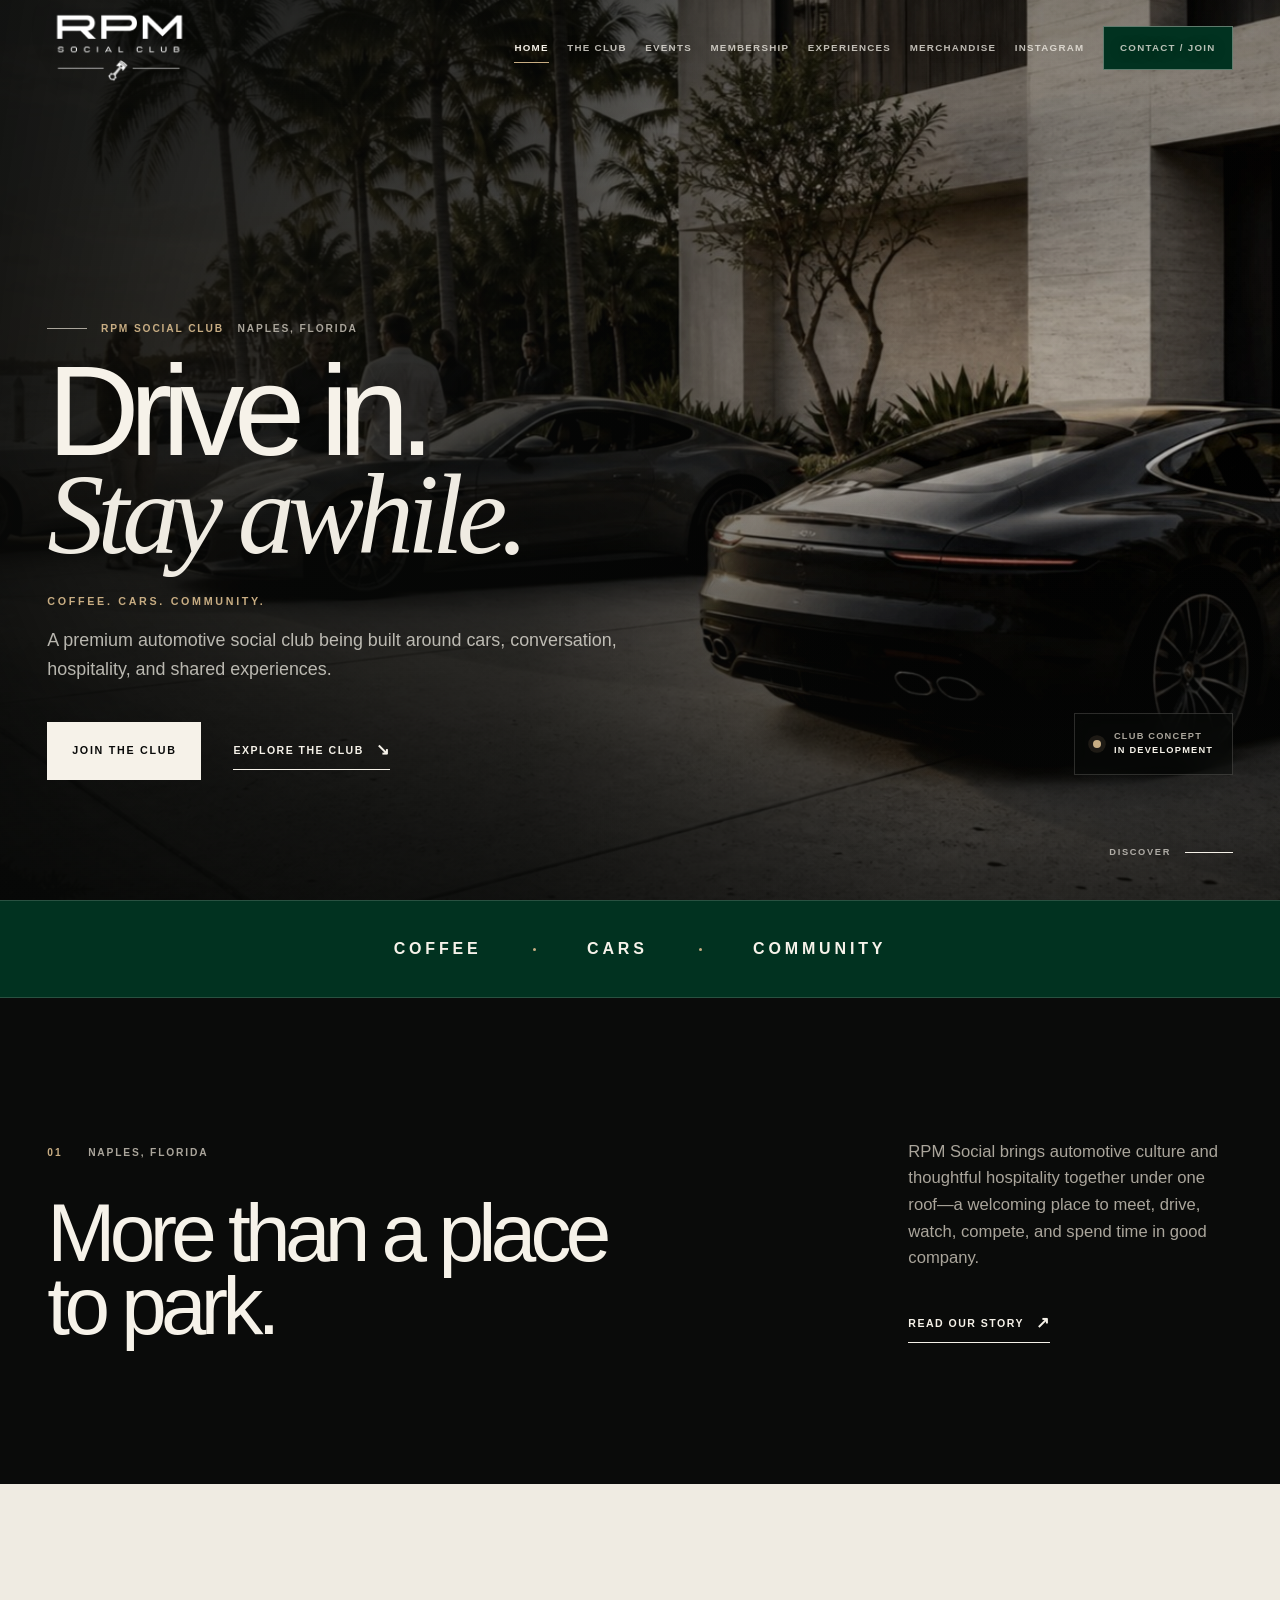
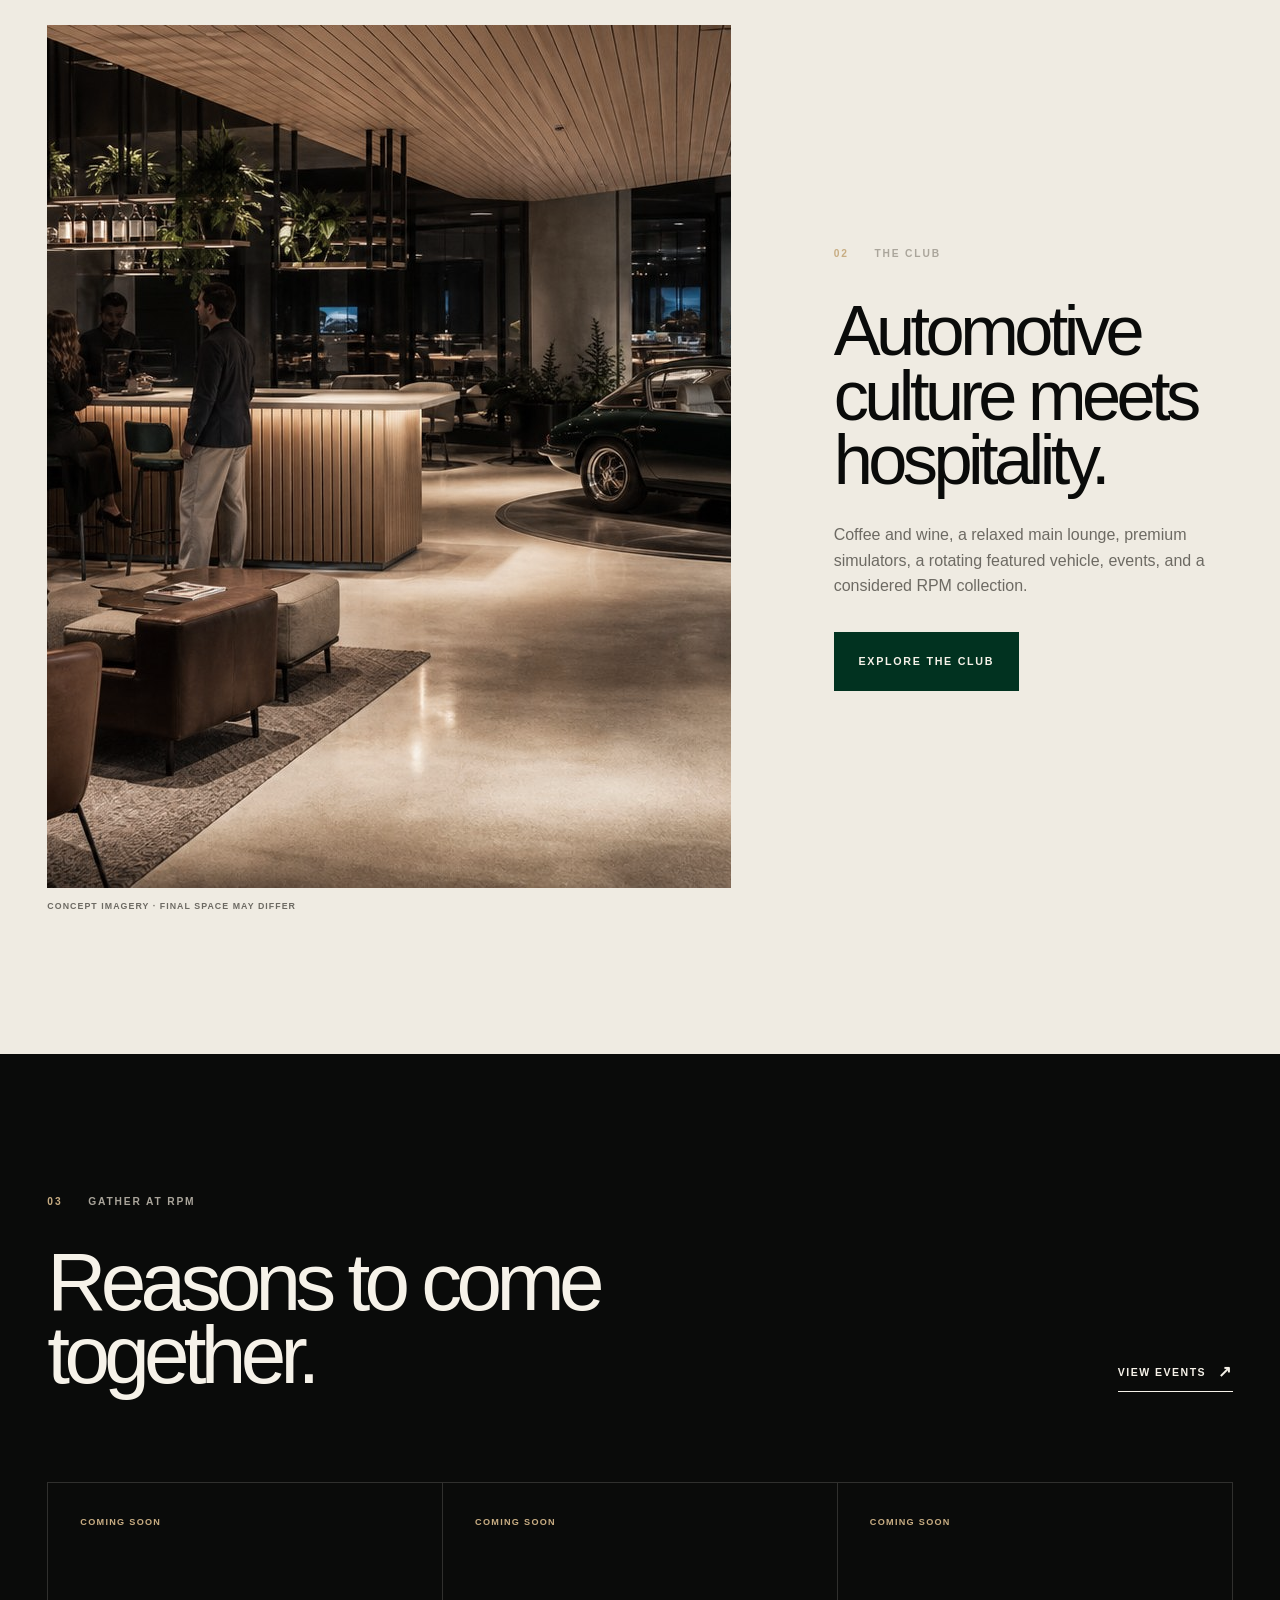
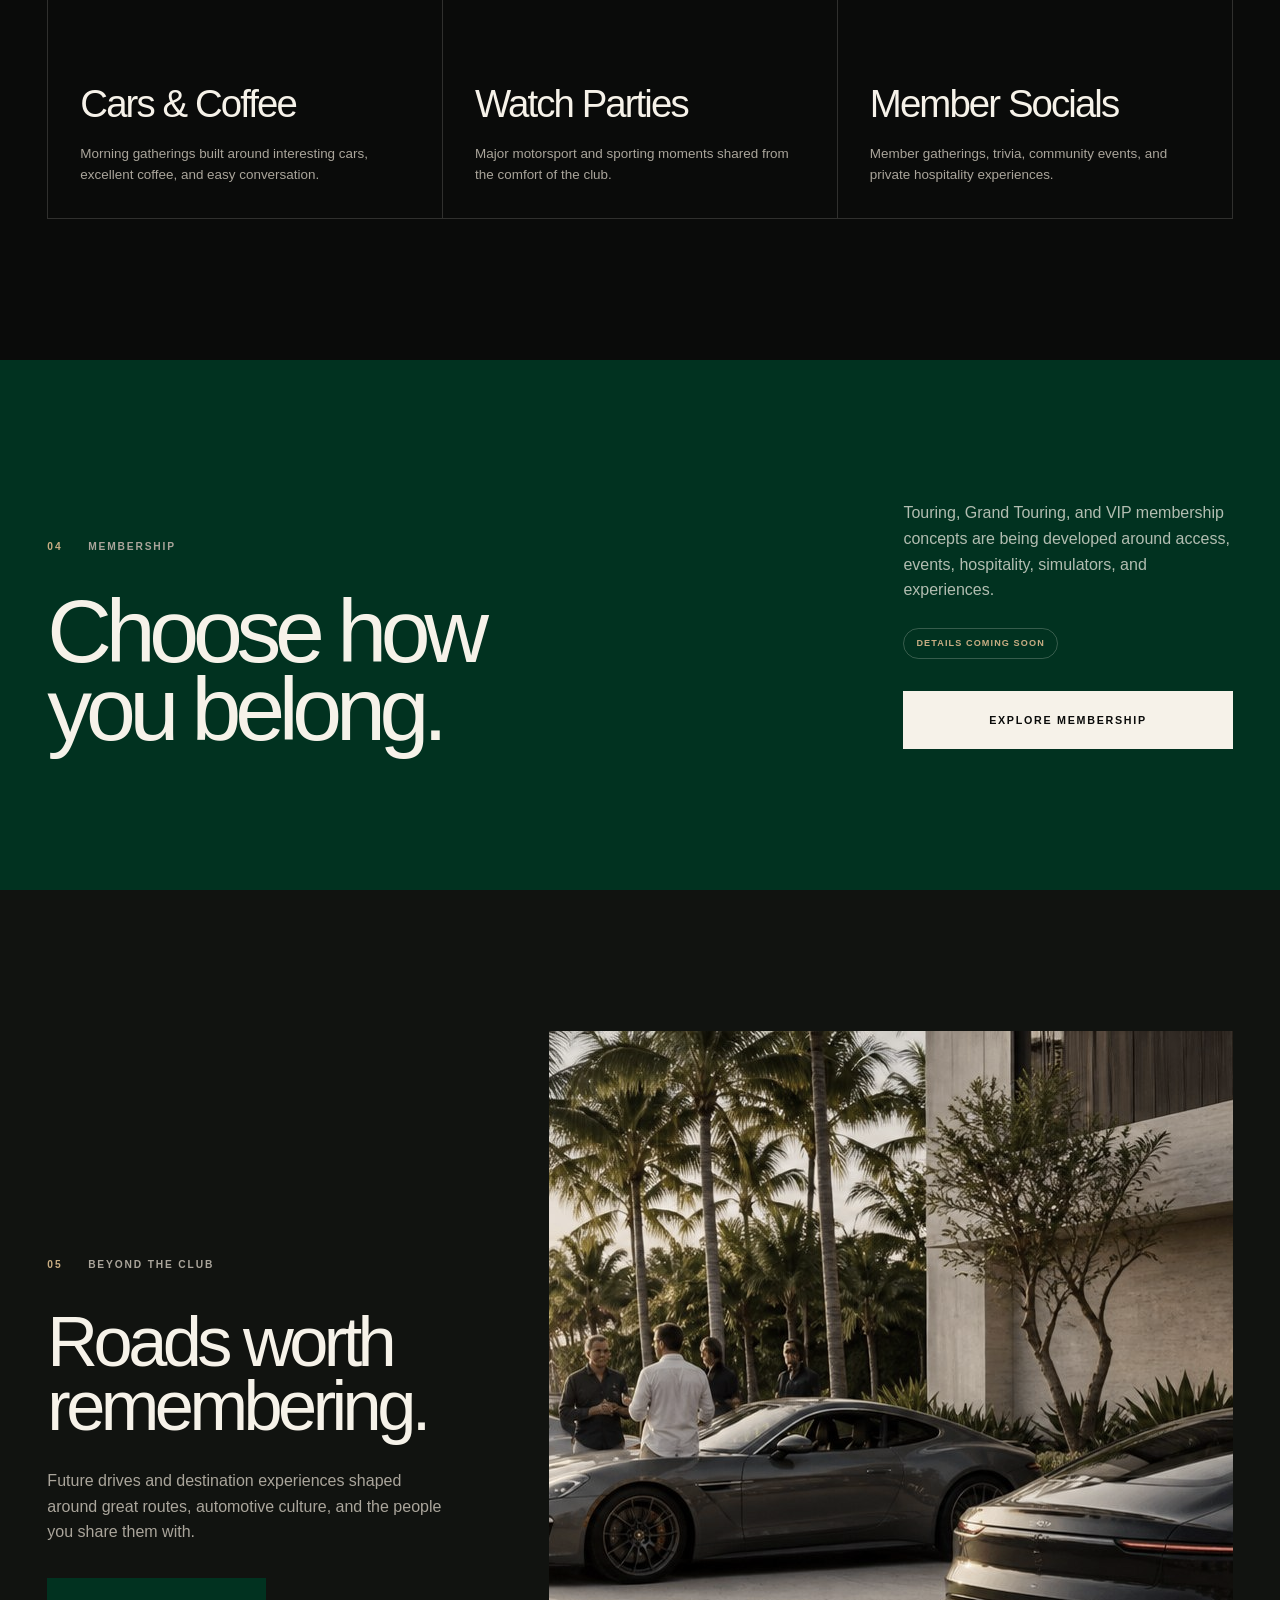
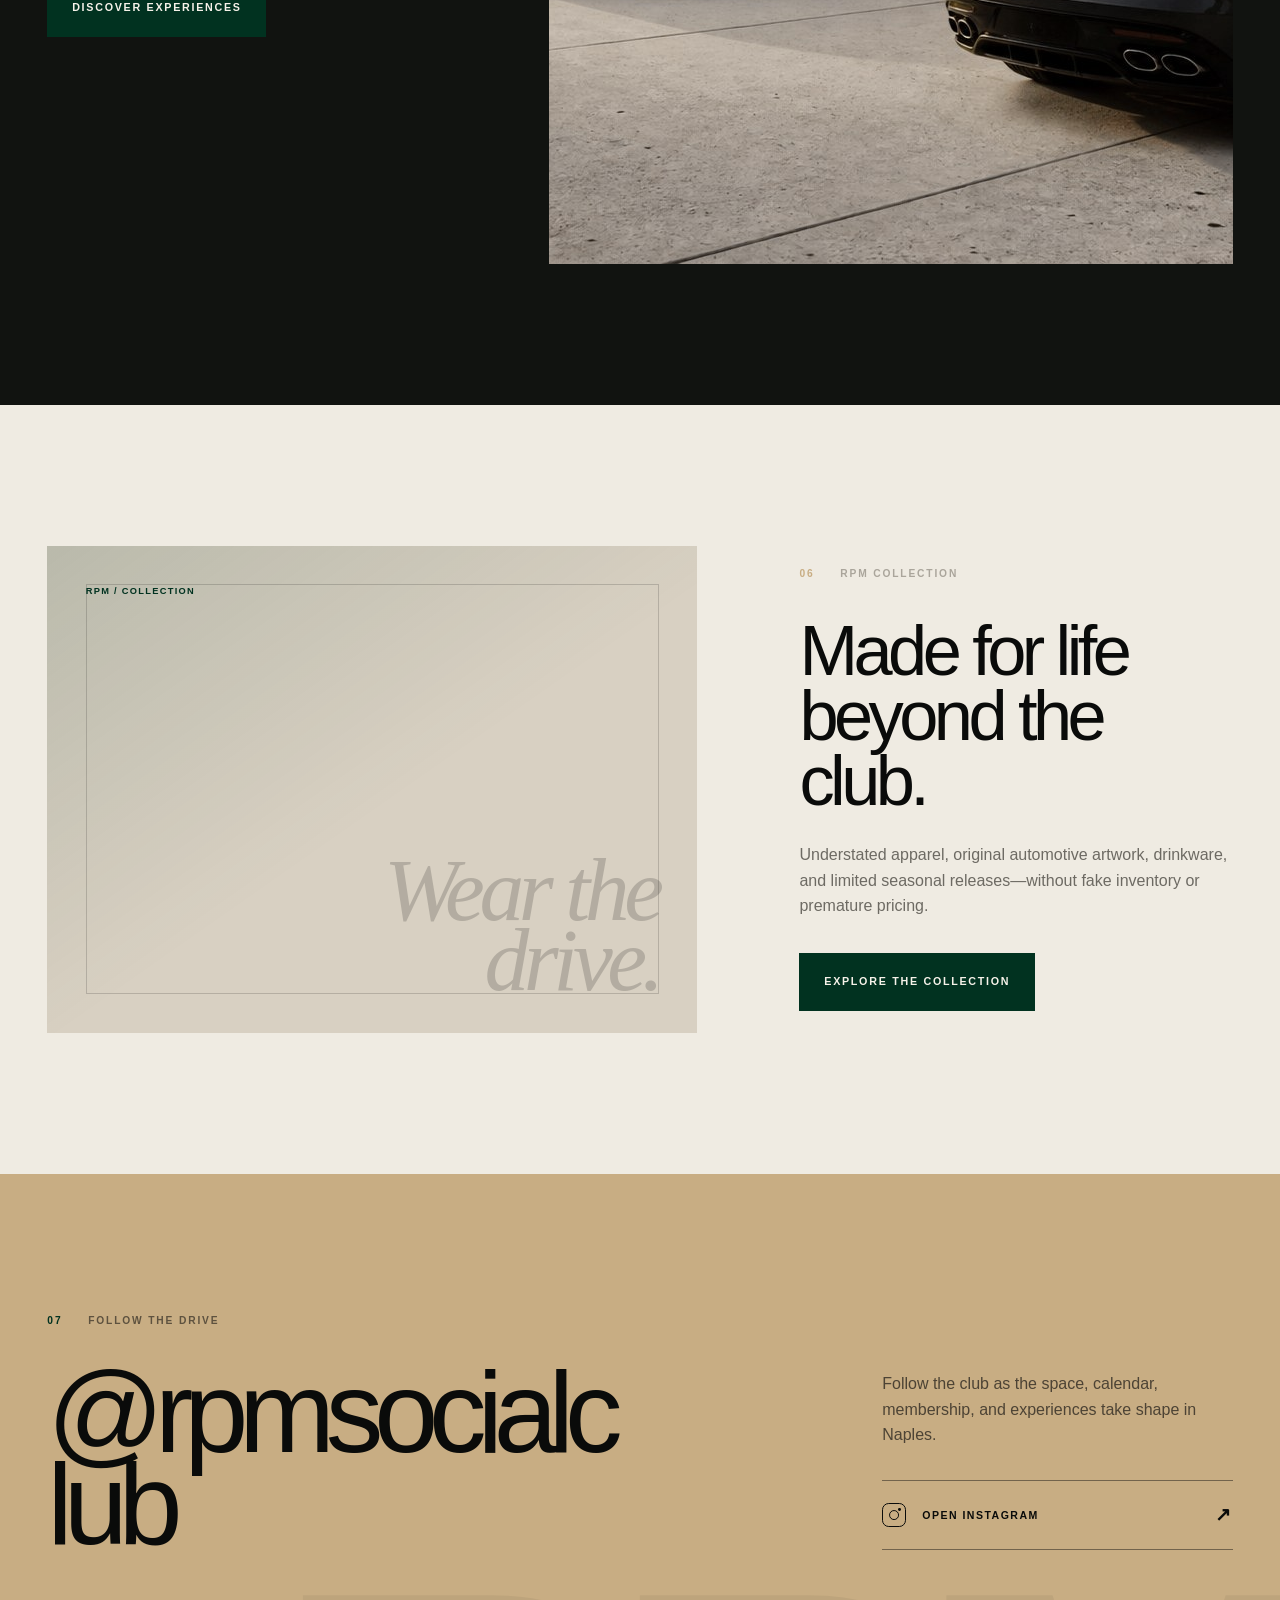
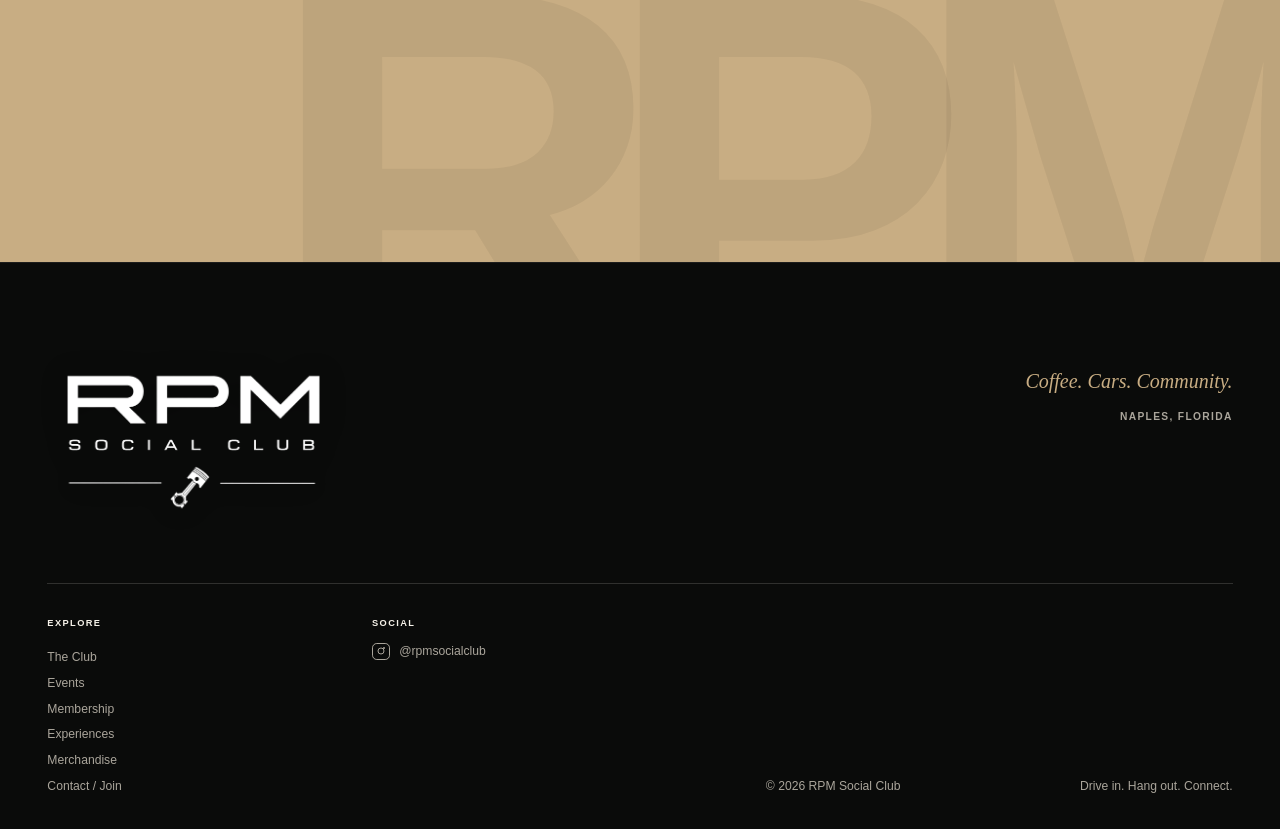
<file: index.html>
<!doctype html>
<html lang="en">
<head>
  <meta charset="utf-8">
  <meta name="viewport" content="width=device-width, initial-scale=1">
  <meta name="theme-color" content="#013220">

  <title>RPM Social Club | Naples Automotive Social Club</title>
  <meta name="description" content="RPM Social Club is a premium automotive social club in Naples, Florida, built around coffee, cars, community, events, simulators, and curated experiences.">
  <meta name="author" content="RPM Social Club">
  <meta name="robots" content="index, follow">
  <link rel="canonical" href="https://rpmsocialclub.com/">

  <meta property="og:type" content="website">
  <meta property="og:locale" content="en_US">
  <meta property="og:site_name" content="RPM Social Club">
  <meta property="og:title" content="RPM Social Club | Coffee. Cars. Community.">
  <meta property="og:description" content="A premium automotive social club and lifestyle destination taking shape in Naples, Florida.">
  <meta property="og:url" content="https://rpmsocialclub.com/">
  <meta property="og:image" content="https://rpmsocialclub.com/assets/images/rpm-lifestyle-placeholder.jpg">
  <meta property="og:image:alt" content="An early-morning automotive gathering in Naples, Florida">

  <link rel="icon" href="/assets/icons/favicon.ico" sizes="any">
  <link rel="icon" type="image/png" sizes="512x512" href="/assets/icons/favicon-512x512.png">
  <link rel="icon" type="image/png" sizes="32x32" href="/assets/icons/favicon-32x32.png">
  <link rel="icon" type="image/png" sizes="16x16" href="/assets/icons/favicon-16x16.png">
  <link rel="apple-touch-icon" sizes="180x180" href="/assets/icons/apple-touch-icon.png">

  <link rel="stylesheet" href="/css/styles.css">
  <script src="/js/main.js" defer></script>

  <script type="application/ld+json">
    {
      "@context": "https://schema.org",
      "@type": "Organization",
      "name": "RPM Social Club",
      "url": "https://rpmsocialclub.com/",
      "sameAs": ["https://www.instagram.com/rpmsocialclub/"],
      "description": "A premium automotive social club and lifestyle destination in development in Naples, Florida.",
      "areaServed": "Naples, Florida"
    }
  </script>
</head>

<body>
  <a class="skip-link" href="#main-content">Skip to content</a>

  <header class="site-header" data-header>
    <div class="shell nav">
      <a class="brand" href="/" aria-label="RPM Social Club home">
        <img class="brand__logo" src="/assets/logos/rpm-social-club-logo-white.png" width="1200" height="630" alt="">
      </a>

      <button class="nav__toggle" type="button" aria-expanded="false" aria-controls="site-navigation">
        <span class="sr-only">Open navigation</span>
        <span class="nav__toggle-line" aria-hidden="true"></span>
        <span class="nav__toggle-line" aria-hidden="true"></span>
      </button>

      <nav class="nav__menu" id="site-navigation" aria-label="Primary navigation">
        <a href="/" aria-current="page">Home</a>
        <a href="/club/">The Club</a>
        <a href="/events/">Events</a>
        <a href="/membership/">Membership</a>
        <a href="/experiences/">Experiences</a>
        <a href="/merchandise/">Merchandise</a>
        <a
          href="https://www.instagram.com/rpmsocialclub/"
          target="_blank"
          rel="noopener noreferrer"
          aria-label="RPM Social Club on Instagram (opens in a new tab)"
        >Instagram</a>
        <a class="nav__cta" href="/contact/">Contact / Join</a>
      </nav>
    </div>
  </header>

  <main id="main-content">
    <section class="hero" aria-labelledby="hero-title">
      <div class="hero__media" aria-hidden="true">
        <img
          src="/assets/images/rpm-lifestyle-placeholder.jpg"
          width="1888"
          height="833"
          alt=""
          fetchpriority="high"
          decoding="async"
        >
      </div>
      <div class="hero__wash" aria-hidden="true"></div>

      <div class="shell hero__inner">
        <div class="hero__copy" data-reveal>
          <p class="eyebrow"><span>RPM Social Club</span> Naples, Florida</p>
          <h1 id="hero-title">Drive in.<br><em>Stay awhile.</em></h1>
          <p class="hero__tagline">Coffee. Cars. Community.</p>
          <p class="hero__intro">
            A premium automotive social club being built around cars,
            conversation, hospitality, and shared experiences.
          </p>
          <div class="hero__actions">
            <a class="button button--light" href="/contact/">Join the Club</a>
            <a class="text-link text-link--light" href="/club/">
              Explore the Club <span aria-hidden="true">↘</span>
            </a>
          </div>
        </div>

        <div class="hero__aside" data-reveal>
          <span class="status-dot" aria-hidden="true"></span>
          <div>
            <p>Club concept</p>
            <strong>In development</strong>
          </div>
        </div>
      </div>

      <a class="hero__scroll" href="#introduction" aria-label="Learn about RPM Social Club">
        <span>Discover</span>
        <span class="hero__scroll-line" aria-hidden="true"></span>
      </a>
    </section>

    <div class="brand-line" aria-label="RPM Social Club brand statement">
      <div class="shell brand-line__inner">
        <span>Coffee</span><i aria-hidden="true"></i>
        <span>Cars</span><i aria-hidden="true"></i>
        <span>Community</span>
      </div>
    </div>

    <section class="section home-intro" id="introduction" aria-labelledby="intro-title">
      <div class="shell home-intro__grid">
        <div class="section-heading section-heading--compact" data-reveal>
          <p class="section-kicker"><span>01</span> Naples, Florida</p>
          <h2 id="intro-title">More than a place to park.</h2>
        </div>
        <div class="home-intro__copy" data-reveal>
          <p>
            RPM Social brings automotive culture and thoughtful hospitality
            together under one roof—a welcoming place to meet, drive, watch,
            compete, and spend time in good company.
          </p>
          <a class="text-link text-link--light" href="/club/">Read our story <span aria-hidden="true">↗</span></a>
        </div>
      </div>
    </section>

    <section class="section home-teaser home-teaser--paper" aria-labelledby="club-teaser-title">
      <div class="shell home-teaser__grid">
        <div class="home-teaser__media" data-reveal>
          <img
            src="/assets/images/rpm-club-lounge-placeholder.jpg"
            width="1823"
            height="863"
            loading="lazy"
            decoding="async"
            alt="Concept placeholder of the RPM Social automotive lounge and coffee bar"
          >
          <span>Concept imagery · Final space may differ</span>
        </div>
        <div class="home-teaser__copy" data-reveal>
          <p class="section-kicker"><span>02</span> The club</p>
          <h2 id="club-teaser-title">Automotive culture meets hospitality.</h2>
          <p>
            Coffee and wine, a relaxed main lounge, premium simulators, a
            rotating featured vehicle, events, and a considered RPM collection.
          </p>
          <a class="button button--green" href="/club/">Explore the Club</a>
        </div>
      </div>
    </section>

    <section class="section home-events" aria-labelledby="events-teaser-title">
      <div class="shell">
        <div class="home-section-heading">
          <div class="section-heading section-heading--compact" data-reveal>
            <p class="section-kicker"><span>03</span> Gather at RPM</p>
            <h2 id="events-teaser-title">Reasons to come together.</h2>
          </div>
          <a class="text-link text-link--light" href="/events/" data-reveal>View events <span aria-hidden="true">↗</span></a>
        </div>

        <div class="home-card-grid">
          <article data-reveal>
            <span>Coming Soon</span>
            <h3>Cars &amp; Coffee</h3>
            <p>Morning gatherings built around interesting cars, excellent coffee, and easy conversation.</p>
          </article>
          <article data-reveal>
            <span>Coming Soon</span>
            <h3>Watch Parties</h3>
            <p>Major motorsport and sporting moments shared from the comfort of the club.</p>
          </article>
          <article data-reveal>
            <span>Coming Soon</span>
            <h3>Member Socials</h3>
            <p>Member gatherings, trivia, community events, and private hospitality experiences.</p>
          </article>
        </div>
      </div>
    </section>

    <section class="section home-membership" aria-labelledby="membership-teaser-title">
      <div class="shell home-membership__grid">
        <div data-reveal>
          <p class="section-kicker"><span>04</span> Membership</p>
          <h2 id="membership-teaser-title">Choose how you belong.</h2>
        </div>
        <div class="home-membership__copy" data-reveal>
          <p>
            Touring, Grand Touring, and VIP membership concepts are being
            developed around access, events, hospitality, simulators, and
            experiences.
          </p>
          <span class="quiet-badge quiet-badge--light">Details coming soon</span>
          <a class="button button--light" href="/membership/">Explore membership</a>
        </div>
      </div>
    </section>

    <section class="section home-teaser" aria-labelledby="experiences-teaser-title">
      <div class="shell home-teaser__grid home-teaser__grid--reverse">
        <div class="home-teaser__media" data-reveal>
          <img
            src="/assets/images/rpm-lifestyle-placeholder.jpg"
            width="1888"
            height="833"
            loading="lazy"
            decoding="async"
            alt="Automotive enthusiasts gathering before a shared drive"
          >
        </div>
        <div class="home-teaser__copy" data-reveal>
          <p class="section-kicker"><span>05</span> Beyond the club</p>
          <h2 id="experiences-teaser-title">Roads worth remembering.</h2>
          <p>
            Future drives and destination experiences shaped around great
            routes, automotive culture, and the people you share them with.
          </p>
          <a class="button button--green" href="/experiences/">Discover experiences</a>
        </div>
      </div>
    </section>

    <section class="section home-collection" aria-labelledby="collection-teaser-title">
      <div class="shell home-collection__grid">
        <div class="home-collection__visual" role="img" aria-label="Placeholder for the future RPM Social merchandise collection" data-reveal>
          <span>RPM / COLLECTION</span>
          <strong>Wear the drive.</strong>
        </div>
        <div class="home-teaser__copy" data-reveal>
          <p class="section-kicker"><span>06</span> RPM Collection</p>
          <h2 id="collection-teaser-title">Made for life beyond the club.</h2>
          <p>
            Understated apparel, original automotive artwork, drinkware, and
            limited seasonal releases—without fake inventory or premature pricing.
          </p>
          <a class="button button--green" href="/merchandise/">Explore the collection</a>
        </div>
      </div>
    </section>

    <section class="section social" aria-labelledby="social-title">
      <div class="shell social__inner">
        <div data-reveal>
          <p class="section-kicker"><span>07</span> Follow the drive</p>
          <h2 id="social-title">@rpmsocialclub</h2>
        </div>
        <div class="social__copy" data-reveal>
          <p>
            Follow the club as the space, calendar, membership, and experiences
            take shape in Naples.
          </p>
          <a
            class="social-link"
            href="https://www.instagram.com/rpmsocialclub/"
            target="_blank"
            rel="noopener noreferrer"
          >
            <span class="instagram-icon" aria-hidden="true"><i></i></span>
            Open Instagram
            <span aria-hidden="true">↗</span>
          </a>
        </div>
      </div>
      <p class="social__watermark" aria-hidden="true">RPM</p>
    </section>
  </main>

  <footer class="site-footer">
    <div class="shell">
      <div class="site-footer__top">
        <a class="brand brand--footer" href="/" aria-label="RPM Social Club home">
          <img class="brand__logo" src="/assets/logos/rpm-social-club-logo-white.png" width="1200" height="630" alt="">
        </a>
        <p>Coffee. Cars. Community.<br><span>Naples, Florida</span></p>
      </div>

      <div class="site-footer__grid">
        <nav aria-label="Footer navigation">
          <p class="site-footer__label">Explore</p>
          <a href="/club/">The Club</a>
          <a href="/events/">Events</a>
          <a href="/membership/">Membership</a>
          <a href="/experiences/">Experiences</a>
          <a href="/merchandise/">Merchandise</a>
          <a href="/contact/">Contact / Join</a>
        </nav>

        <div>
          <p class="site-footer__label">Social</p>
          <a
            class="site-footer__instagram"
            href="https://www.instagram.com/rpmsocialclub/"
            target="_blank"
            rel="noopener noreferrer"
          >
            <span class="instagram-icon instagram-icon--small" aria-hidden="true"><i></i></span>
            @rpmsocialclub
          </a>
        </div>

        <div class="site-footer__legal">
          <p>© <span data-year></span> RPM Social Club</p>
          <p>Drive in. Hang out. Connect.</p>
        </div>
      </div>
    </div>
  </footer>
</body>
</html>
</file>
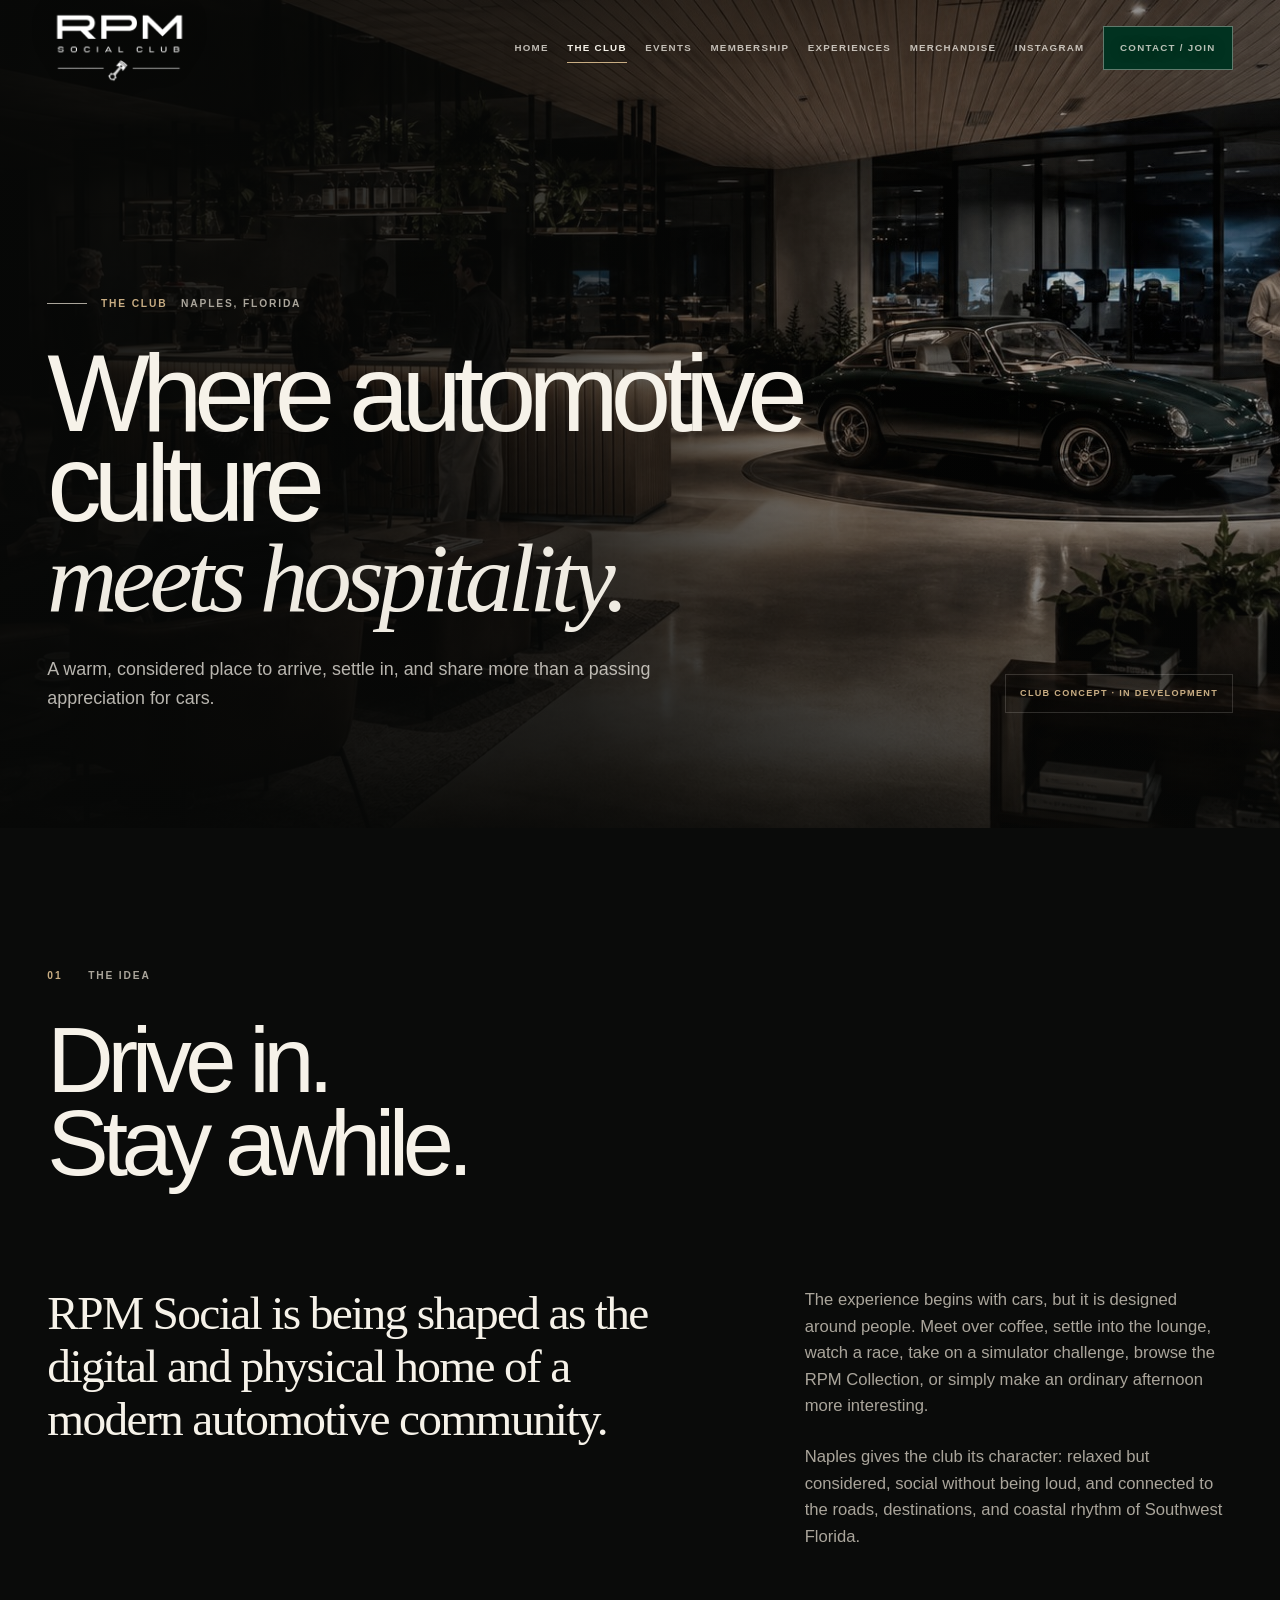
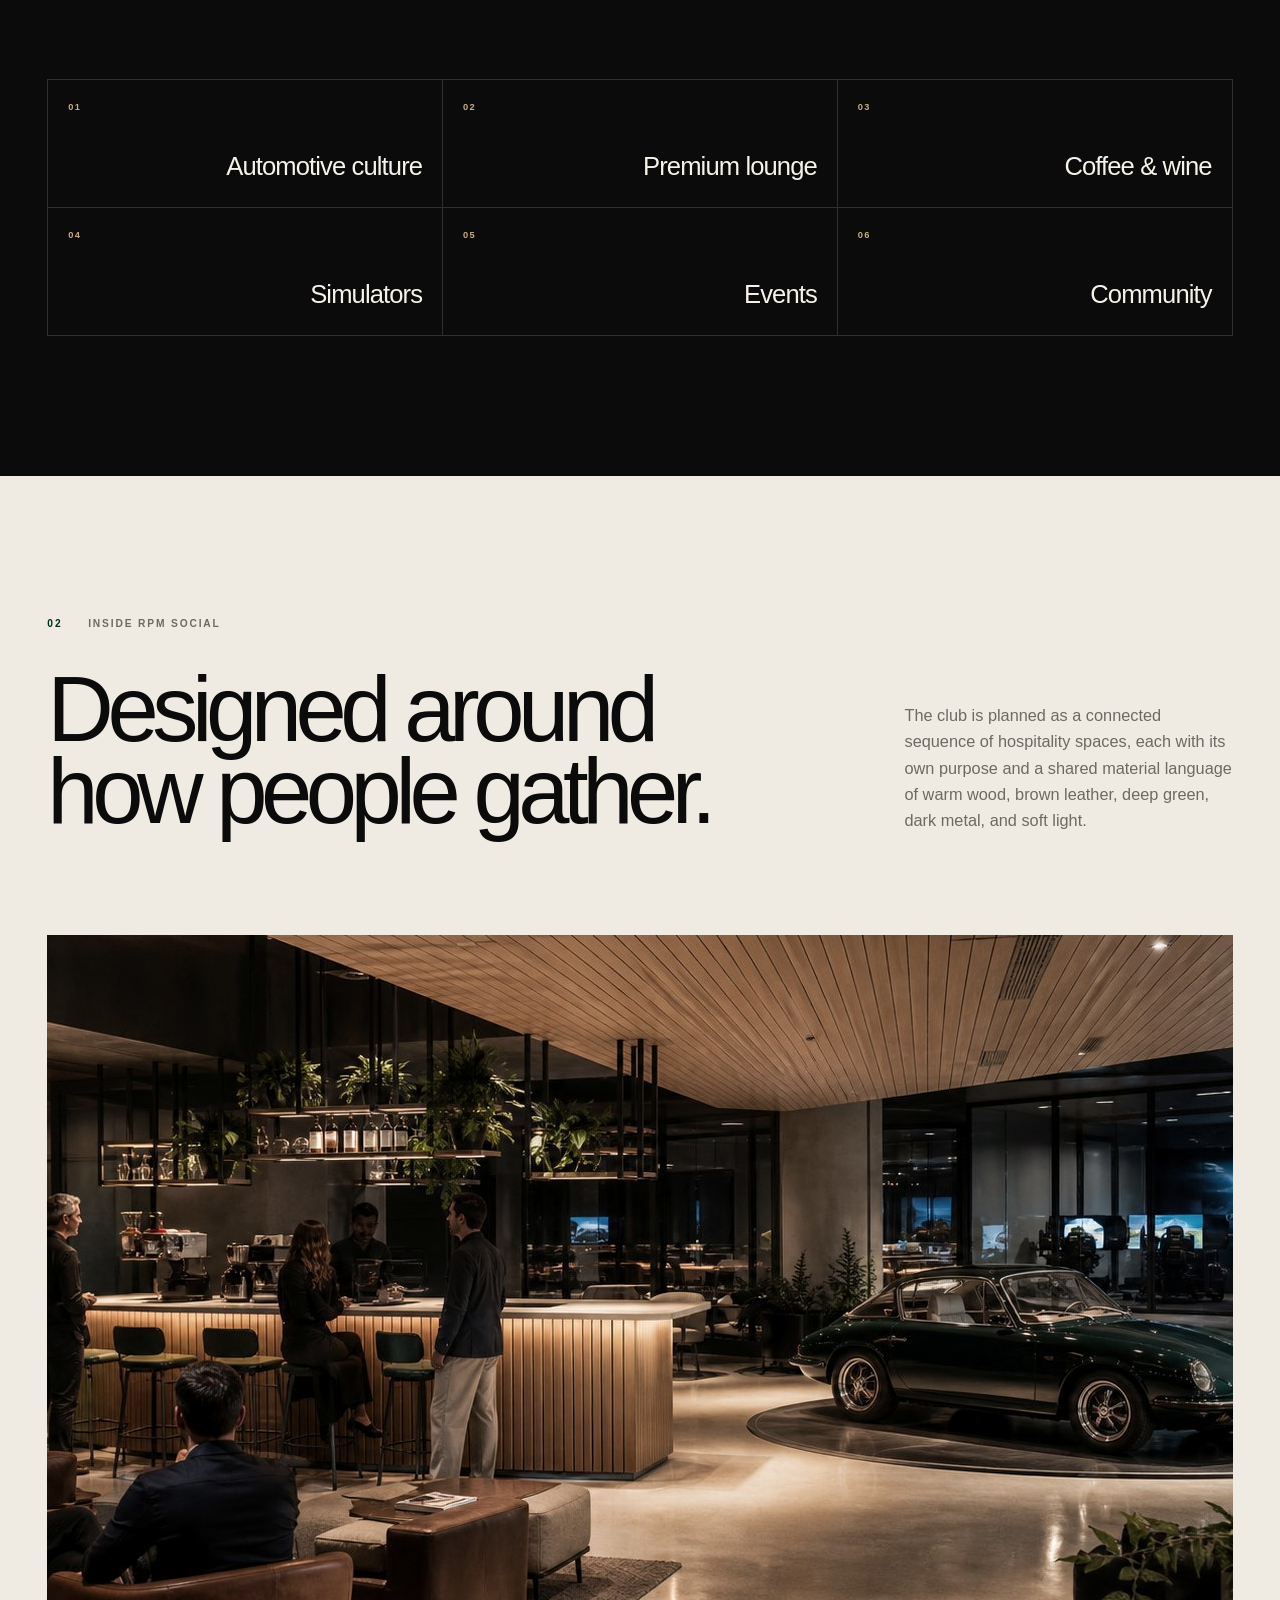
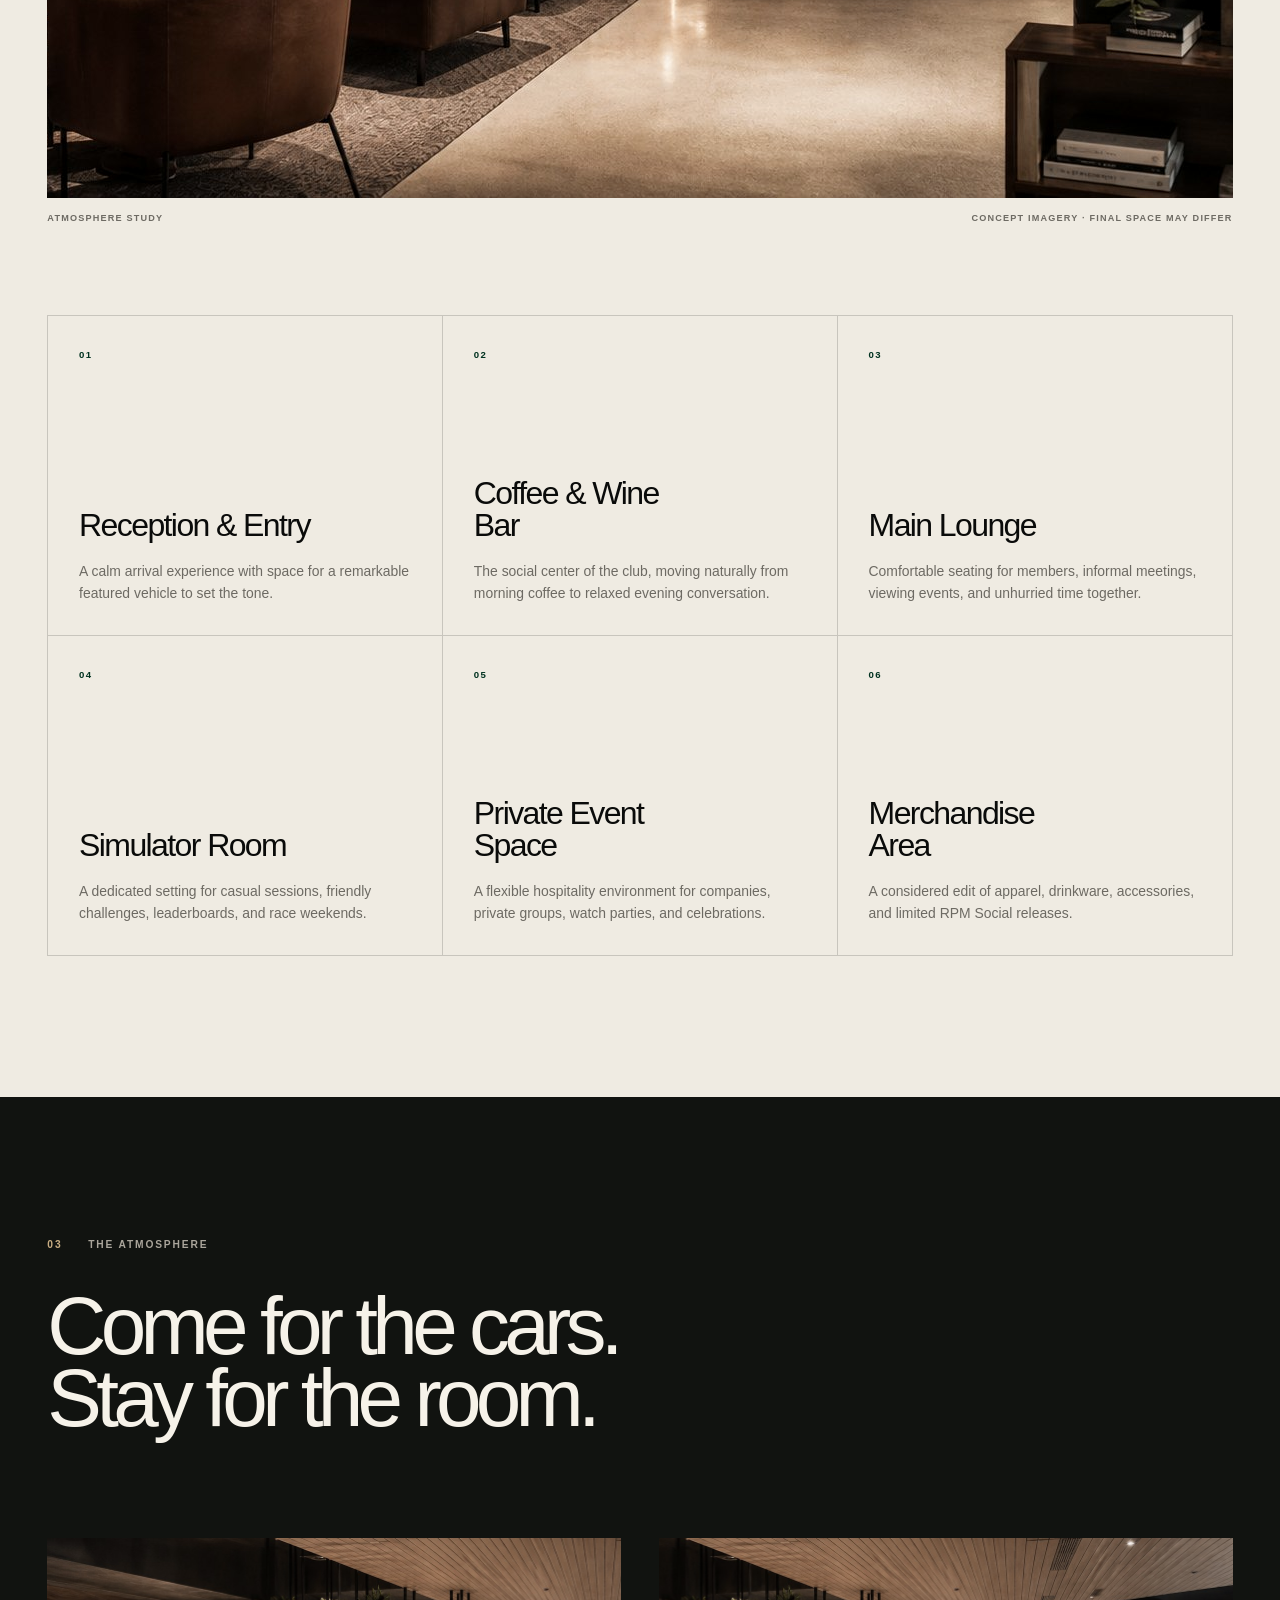
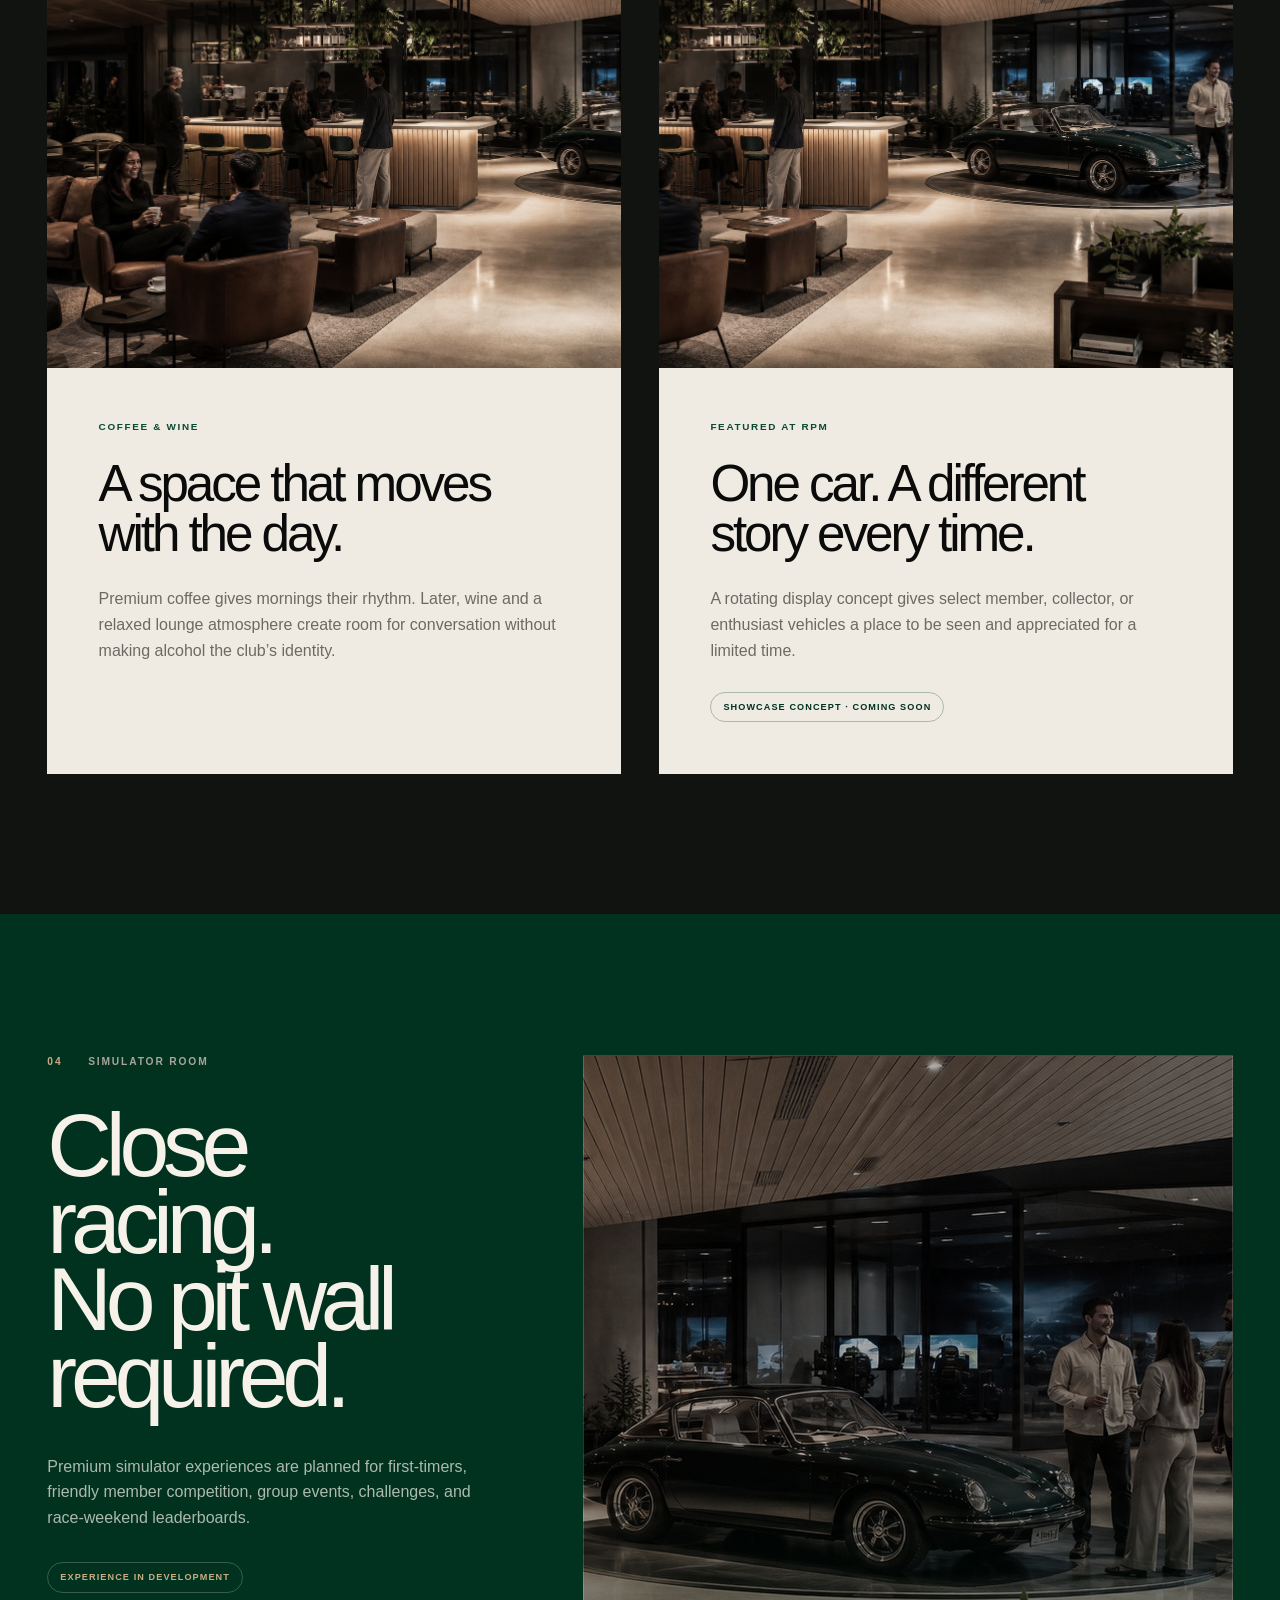
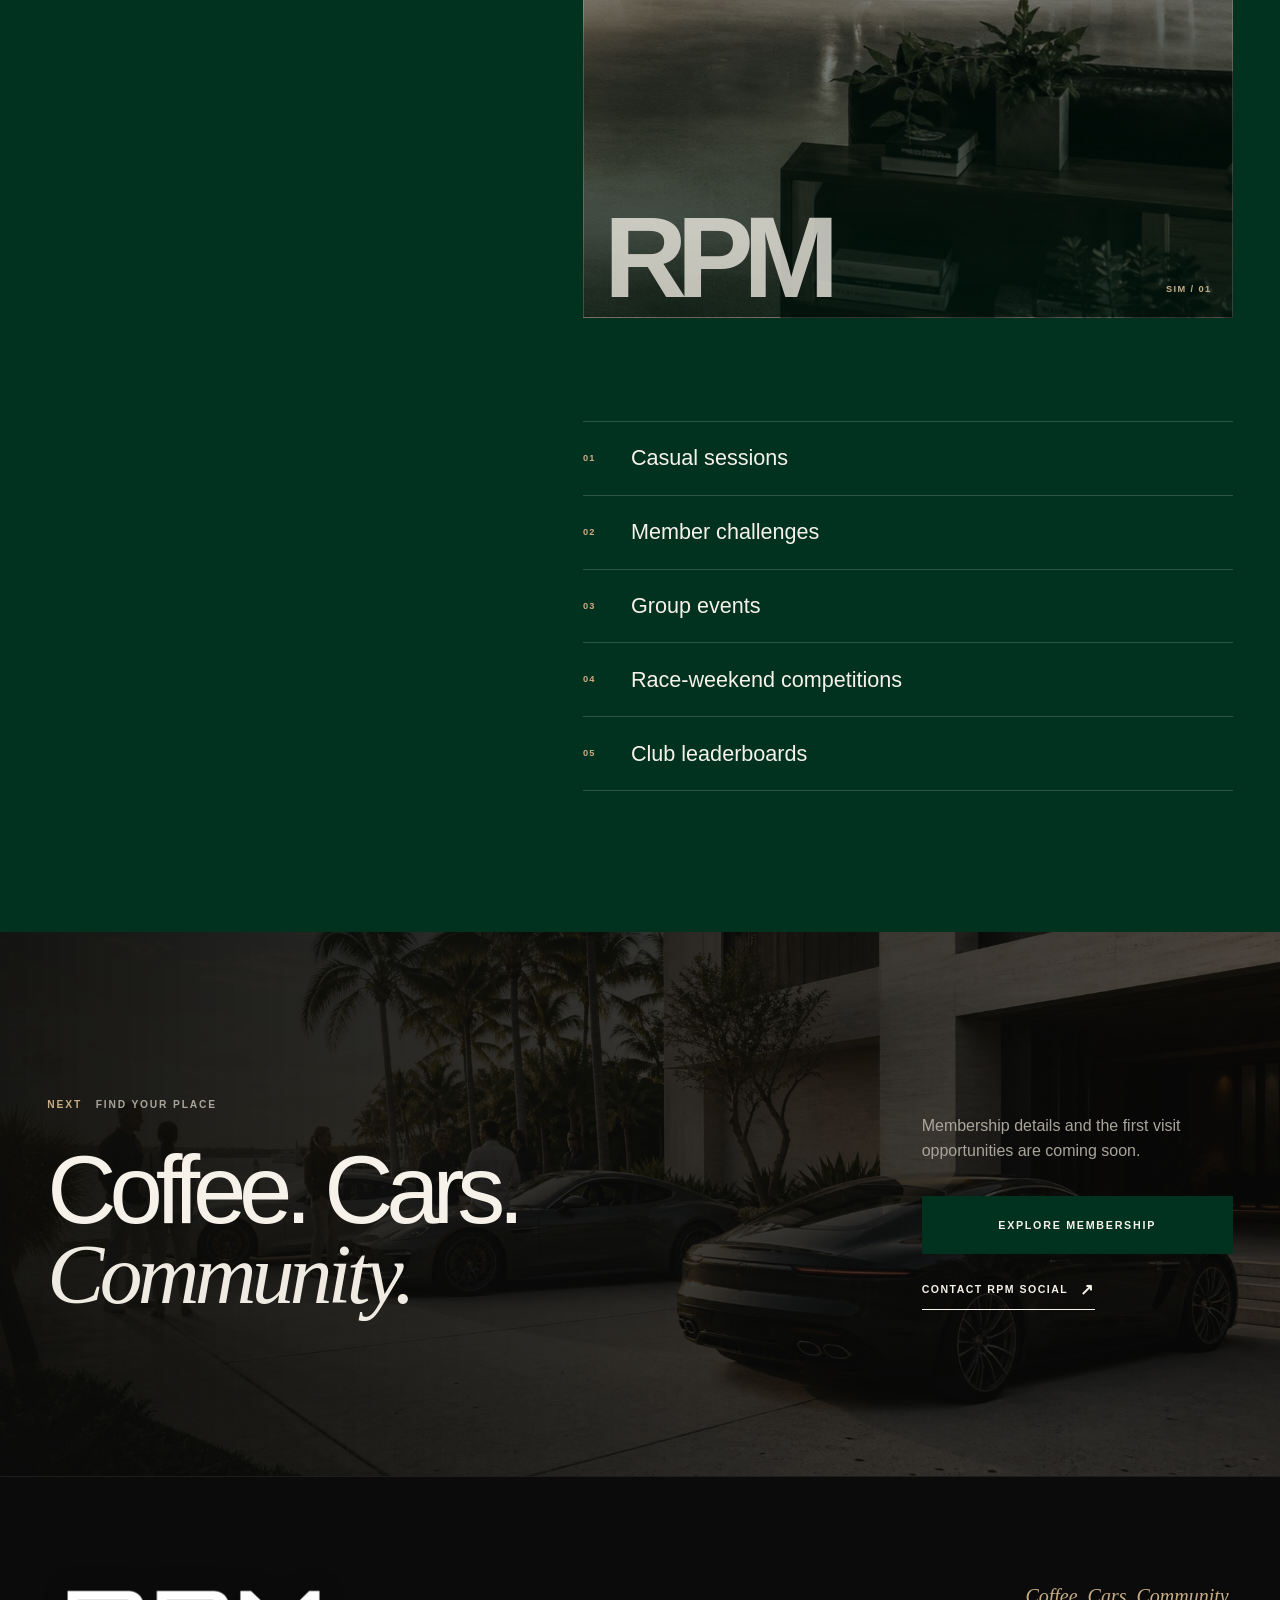
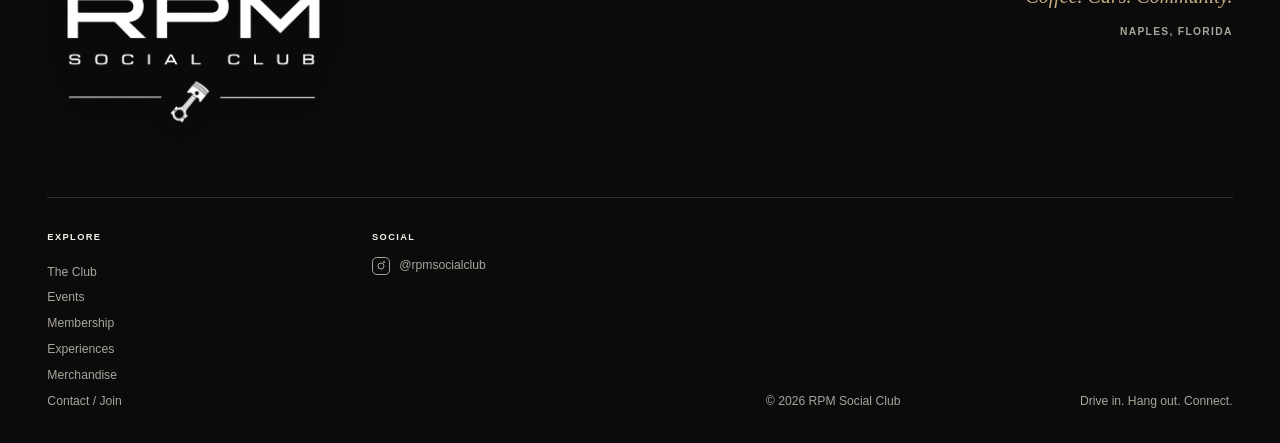
<file: club/index.html>
<!doctype html>
<html lang="en">
<head>
  <meta charset="utf-8">
  <meta name="viewport" content="width=device-width, initial-scale=1">
  <meta name="theme-color" content="#013220">
  <title>The Club | RPM Social Club</title>
  <meta name="description" content="Explore the RPM Social Club concept in Naples: an automotive lounge with coffee and wine, simulators, events, merchandise, and community.">
  <meta name="robots" content="index, follow">
  <link rel="canonical" href="https://rpmsocialclub.com/club/">
  <meta property="og:type" content="website">
  <meta property="og:site_name" content="RPM Social Club">
  <meta property="og:title" content="The Club | RPM Social Club">
  <meta property="og:description" content="See how automotive culture, thoughtful hospitality, and community come together inside RPM Social Club.">
  <meta property="og:url" content="https://rpmsocialclub.com/club/">
  <meta property="og:image" content="https://rpmsocialclub.com/assets/images/rpm-club-lounge-placeholder.jpg">
  <meta property="og:image:alt" content="Concept view of the RPM Social automotive lounge">
  <link rel="icon" href="/assets/icons/favicon.ico" sizes="any">
  <link rel="icon" type="image/png" sizes="512x512" href="/assets/icons/favicon-512x512.png">
  <link rel="icon" type="image/png" sizes="32x32" href="/assets/icons/favicon-32x32.png">
  <link rel="icon" type="image/png" sizes="16x16" href="/assets/icons/favicon-16x16.png">
  <link rel="apple-touch-icon" sizes="180x180" href="/assets/icons/apple-touch-icon.png">
  <link rel="stylesheet" href="/css/styles.css">
  <script src="/js/main.js" defer></script>
</head>

<body>
  <a class="skip-link" href="#main-content">Skip to content</a>
  <header class="site-header" data-header>
    <div class="shell nav">
      <a class="brand" href="/" aria-label="RPM Social Club home">
        <img class="brand__logo" src="/assets/logos/rpm-social-club-logo-white.png" width="1200" height="630" alt="">
      </a>
      <button class="nav__toggle" type="button" aria-expanded="false" aria-controls="site-navigation">
        <span class="sr-only">Open navigation</span>
        <span class="nav__toggle-line" aria-hidden="true"></span>
        <span class="nav__toggle-line" aria-hidden="true"></span>
      </button>
      <nav class="nav__menu" id="site-navigation" aria-label="Primary navigation">
        <a href="/">Home</a>
        <a href="/club/" aria-current="page">The Club</a>
        <a href="/events/">Events</a>
        <a href="/membership/">Membership</a>
        <a href="/experiences/">Experiences</a>
        <a href="/merchandise/">Merchandise</a>
        <a href="https://www.instagram.com/rpmsocialclub/" target="_blank" rel="noopener noreferrer" aria-label="RPM Social Club on Instagram (opens in a new tab)">Instagram</a>
        <a class="nav__cta" href="/contact/">Contact / Join</a>
      </nav>
    </div>
  </header>

  <main id="main-content">
    <section class="page-hero page-hero--tall" aria-labelledby="page-title">
      <div class="page-hero__media" aria-hidden="true">
        <img src="/assets/images/rpm-club-lounge-placeholder.jpg" width="1823" height="863" alt="" fetchpriority="high" decoding="async">
      </div>
      <div class="page-hero__veil" aria-hidden="true"></div>
      <div class="shell page-hero__inner">
        <div data-reveal>
          <p class="eyebrow"><span>The Club</span> Naples, Florida</p>
          <h1 id="page-title">Where automotive culture<br><em>meets hospitality.</em></h1>
          <p class="page-hero__intro">
            A warm, considered place to arrive, settle in, and share more than
            a passing appreciation for cars.
          </p>
        </div>
        <p class="page-hero__status" data-reveal>Club concept · In development</p>
      </div>
    </section>

    <section class="section club-intro" aria-labelledby="club-overview-title">
      <div class="shell">
        <div class="section-heading" data-reveal>
          <p class="section-kicker"><span>01</span> The idea</p>
          <h2 id="club-overview-title">Drive in.<br>Stay awhile.</h2>
        </div>
        <div class="editorial-grid">
          <p class="editorial-grid__lead" data-reveal>
            RPM Social is being shaped as the digital and physical home of a
            modern automotive community.
          </p>
          <div class="editorial-grid__body" data-reveal>
            <p>
              The experience begins with cars, but it is designed around
              people. Meet over coffee, settle into the lounge, watch a race,
              take on a simulator challenge, browse the RPM Collection, or
              simply make an ordinary afternoon more interesting.
            </p>
            <p>
              Naples gives the club its character: relaxed but considered,
              social without being loud, and connected to the roads,
              destinations, and coastal rhythm of Southwest Florida.
            </p>
          </div>
        </div>
        <ul class="club-principles" aria-label="RPM Social Club experiences">
          <li data-reveal><span>01</span>Automotive culture</li>
          <li data-reveal><span>02</span>Premium lounge</li>
          <li data-reveal><span>03</span>Coffee &amp; wine</li>
          <li data-reveal><span>04</span>Simulators</li>
          <li data-reveal><span>05</span>Events</li>
          <li data-reveal><span>06</span>Community</li>
        </ul>
      </div>
    </section>

    <section class="section inside" aria-labelledby="inside-title">
      <div class="shell">
        <div class="split-heading">
          <div class="section-heading section-heading--dark" data-reveal>
            <p class="section-kicker"><span>02</span> Inside RPM Social</p>
            <h2 id="inside-title">Designed around<br>how people gather.</h2>
          </div>
          <p data-reveal>
            The club is planned as a connected sequence of hospitality spaces,
            each with its own purpose and a shared material language of warm
            wood, brown leather, deep green, dark metal, and soft light.
          </p>
        </div>
        <figure class="inside__image" data-reveal>
          <img src="/assets/images/rpm-club-lounge-placeholder.jpg" width="1823" height="863" loading="lazy" decoding="async" alt="Concept placeholder showing a warm automotive lounge with a coffee bar, social seating, featured vehicle, and simulator room">
          <figcaption><span>Atmosphere study</span><span>Concept imagery · Final space may differ</span></figcaption>
        </figure>
        <ol class="space-grid">
          <li data-reveal><span class="space-grid__number">01</span><h3>Reception &amp; Entry</h3><p>A calm arrival experience with space for a remarkable featured vehicle to set the tone.</p></li>
          <li data-reveal><span class="space-grid__number">02</span><h3>Coffee &amp; Wine Bar</h3><p>The social center of the club, moving naturally from morning coffee to relaxed evening conversation.</p></li>
          <li data-reveal><span class="space-grid__number">03</span><h3>Main Lounge</h3><p>Comfortable seating for members, informal meetings, viewing events, and unhurried time together.</p></li>
          <li data-reveal><span class="space-grid__number">04</span><h3>Simulator Room</h3><p>A dedicated setting for casual sessions, friendly challenges, leaderboards, and race weekends.</p></li>
          <li data-reveal><span class="space-grid__number">05</span><h3>Private Event Space</h3><p>A flexible hospitality environment for companies, private groups, watch parties, and celebrations.</p></li>
          <li data-reveal><span class="space-grid__number">06</span><h3>Merchandise Area</h3><p>A considered edit of apparel, drinkware, accessories, and limited RPM Social releases.</p></li>
        </ol>
      </div>
    </section>

    <section class="section club-life" aria-labelledby="club-life-title">
      <div class="shell">
        <div class="section-heading section-heading--compact" data-reveal>
          <p class="section-kicker"><span>03</span> The atmosphere</p>
          <h2 id="club-life-title">Come for the cars.<br>Stay for the room.</h2>
        </div>
        <div class="feature-pair">
          <article class="feature-story feature-story--coffee" data-reveal>
            <div class="feature-story__media">
              <img src="/assets/images/rpm-club-lounge-placeholder.jpg" width="1823" height="863" loading="lazy" decoding="async" alt="Concept placeholder of the RPM Social coffee and wine bar">
            </div>
            <div class="feature-story__copy">
              <p class="card-label">Coffee &amp; Wine</p>
              <h3>A space that moves with the day.</h3>
              <p>Premium coffee gives mornings their rhythm. Later, wine and a relaxed lounge atmosphere create room for conversation without making alcohol the club’s identity.</p>
            </div>
          </article>
          <article class="feature-story feature-story--vehicle" data-reveal>
            <div class="feature-story__media">
              <img src="/assets/images/rpm-club-lounge-placeholder.jpg" width="1823" height="863" loading="lazy" decoding="async" alt="Concept placeholder of an enthusiast vehicle displayed inside RPM Social">
            </div>
            <div class="feature-story__copy">
              <p class="card-label">Featured at RPM</p>
              <h3>One car. A different story every time.</h3>
              <p>A rotating display concept gives select member, collector, or enthusiast vehicles a place to be seen and appreciated for a limited time.</p>
              <span class="quiet-badge">Showcase concept · Coming soon</span>
            </div>
          </article>
        </div>
      </div>
    </section>

    <section class="section simulator" aria-labelledby="simulator-title">
      <div class="shell simulator__grid">
        <div class="simulator__copy" data-reveal>
          <p class="section-kicker"><span>04</span> Simulator room</p>
          <h2 id="simulator-title">Close racing.<br>No pit wall required.</h2>
          <p>Premium simulator experiences are planned for first-timers, friendly member competition, group events, challenges, and race-weekend leaderboards.</p>
          <span class="quiet-badge quiet-badge--light">Experience in development</span>
        </div>
        <div class="simulator__visual" data-reveal>
          <img src="/assets/images/rpm-club-lounge-placeholder.jpg" width="1823" height="863" loading="lazy" decoding="async" alt="Concept placeholder showing simulators through the glass of the RPM Social lounge">
          <div class="simulator__overlay" aria-hidden="true"><span>RPM</span><small>SIM / 01</small></div>
        </div>
        <ul class="simulator__formats" data-reveal>
          <li><span>01</span>Casual sessions</li>
          <li><span>02</span>Member challenges</li>
          <li><span>03</span>Group events</li>
          <li><span>04</span>Race-weekend competitions</li>
          <li><span>05</span>Club leaderboards</li>
        </ul>
      </div>
    </section>

    <section class="page-cta" aria-labelledby="club-cta-title">
      <div class="shell page-cta__inner">
        <div data-reveal>
          <p class="section-kicker"><span>Next</span> Find your place</p>
          <h2 id="club-cta-title">Coffee. Cars.<br><em>Community.</em></h2>
        </div>
        <div data-reveal>
          <p>Membership details and the first visit opportunities are coming soon.</p>
          <a class="button button--green" href="/membership/">Explore membership</a>
          <a class="text-link text-link--light" href="/contact/">Contact RPM Social <span aria-hidden="true">↗</span></a>
        </div>
      </div>
    </section>
  </main>

  <footer class="site-footer">
    <div class="shell">
      <div class="site-footer__top">
        <a class="brand brand--footer" href="/" aria-label="RPM Social Club home"><img class="brand__logo" src="/assets/logos/rpm-social-club-logo-white.png" width="1200" height="630" alt=""></a>
        <p>Coffee. Cars. Community.<br><span>Naples, Florida</span></p>
      </div>
      <div class="site-footer__grid">
        <nav aria-label="Footer navigation">
          <p class="site-footer__label">Explore</p>
          <a href="/club/">The Club</a><a href="/events/">Events</a><a href="/membership/">Membership</a><a href="/experiences/">Experiences</a><a href="/merchandise/">Merchandise</a><a href="/contact/">Contact / Join</a>
        </nav>
        <div>
          <p class="site-footer__label">Social</p>
          <a class="site-footer__instagram" href="https://www.instagram.com/rpmsocialclub/" target="_blank" rel="noopener noreferrer"><span class="instagram-icon instagram-icon--small" aria-hidden="true"><i></i></span>@rpmsocialclub</a>
        </div>
        <div class="site-footer__legal"><p>© <span data-year></span> RPM Social Club</p><p>Drive in. Hang out. Connect.</p></div>
      </div>
    </div>
  </footer>
</body>
</html>
</file>
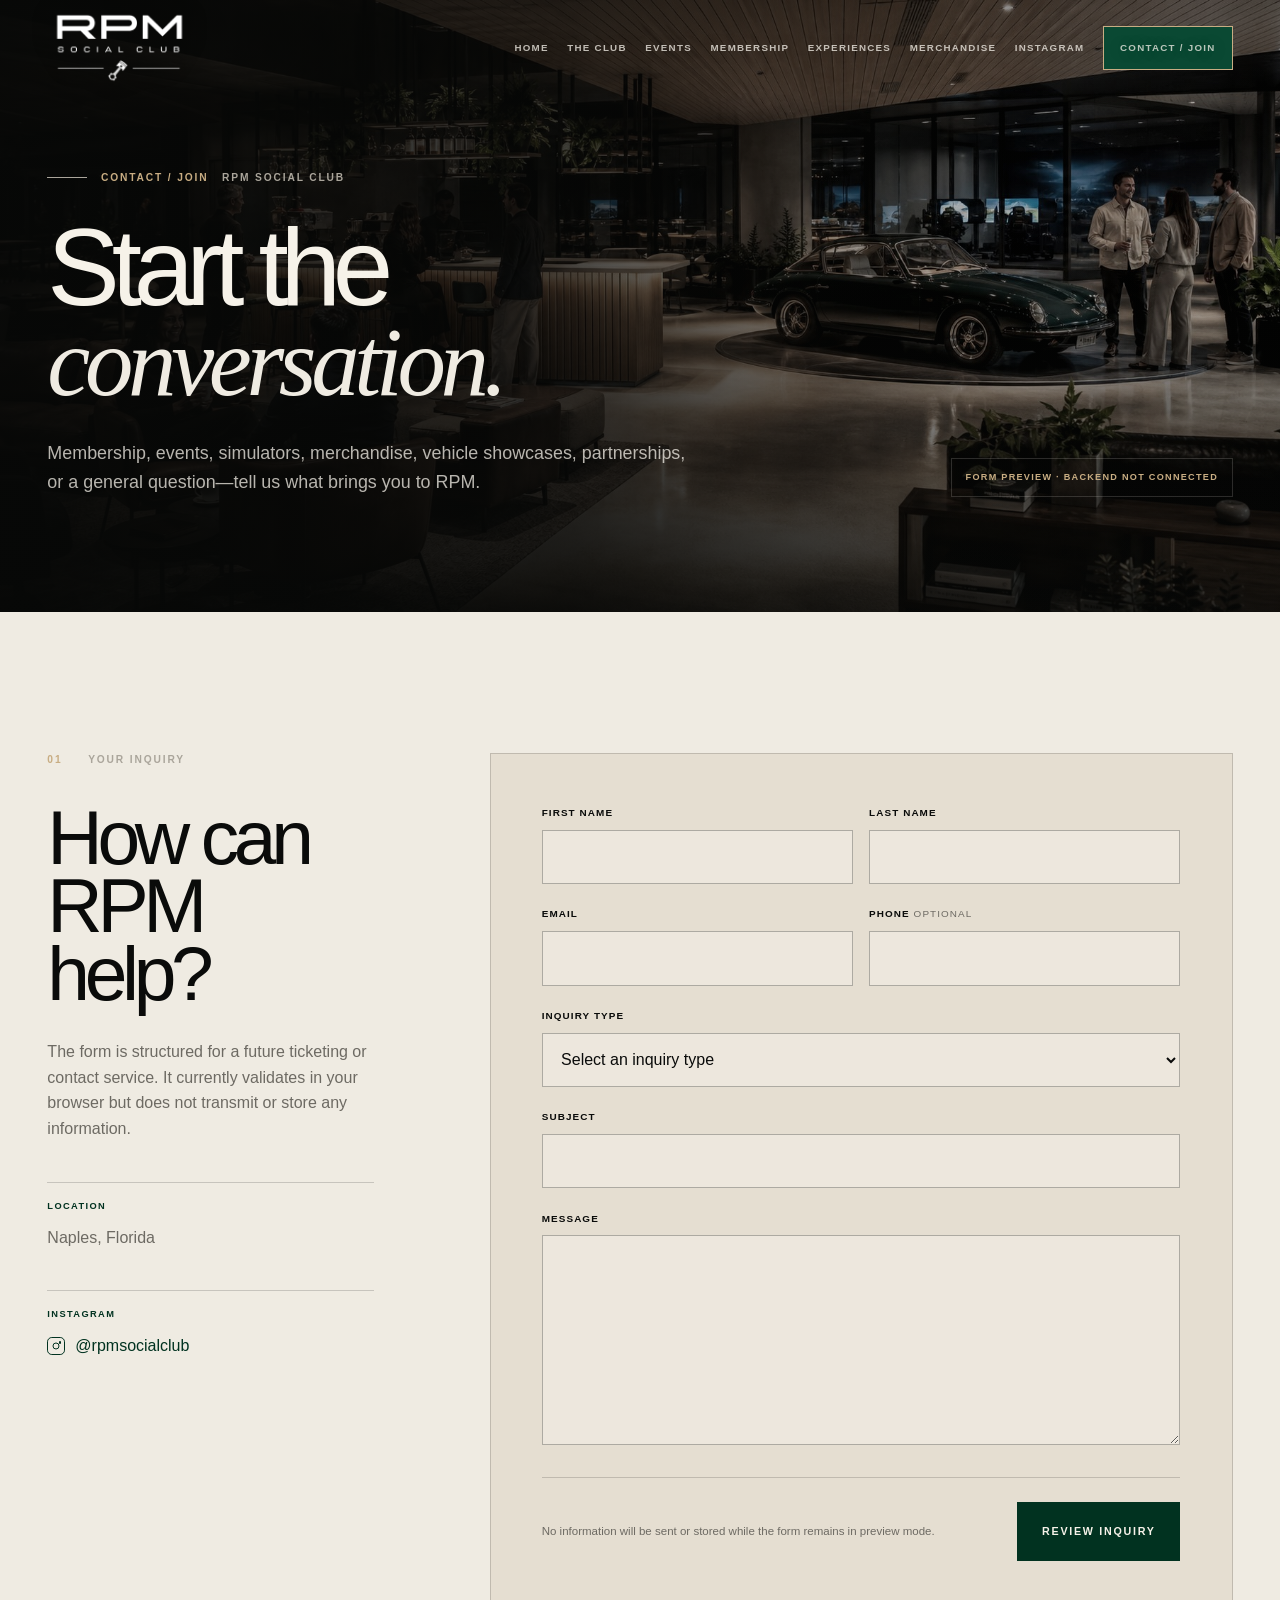
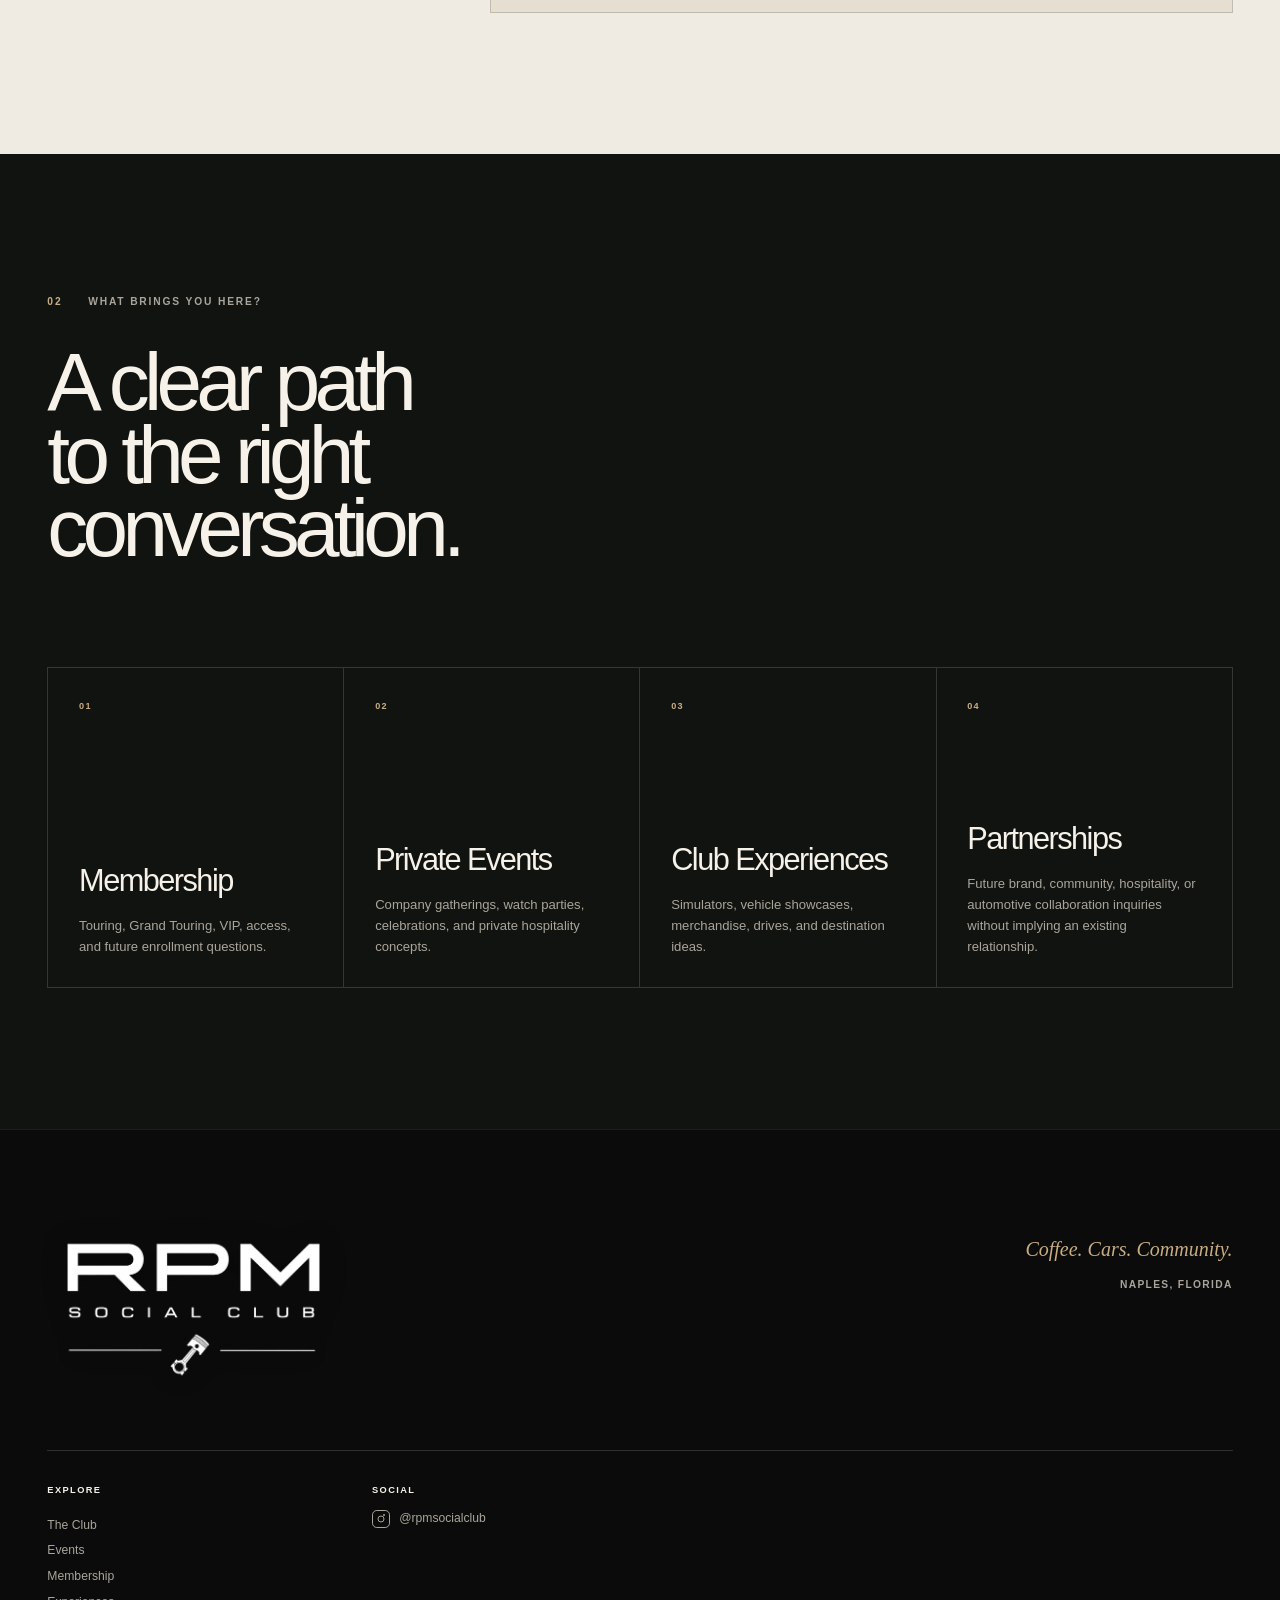
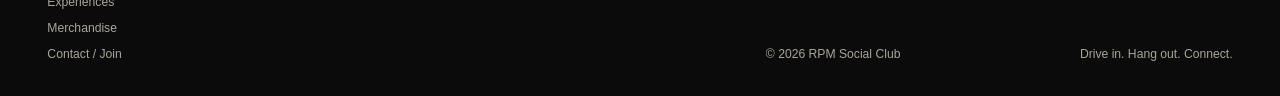
<file: contact/index.html>
<!doctype html>
<html lang="en">
<head>
  <meta charset="utf-8">
  <meta name="viewport" content="width=device-width, initial-scale=1">
  <meta name="theme-color" content="#013220">
  <title>Contact | RPM Social Club</title>
  <meta name="description" content="Contact RPM Social Club about membership, private events, simulators, merchandise, vehicle showcases, partnerships, and general inquiries.">
  <meta name="robots" content="index, follow">
  <link rel="canonical" href="https://rpmsocialclub.com/contact/">
  <meta property="og:type" content="website">
  <meta property="og:site_name" content="RPM Social Club">
  <meta property="og:title" content="Contact | RPM Social Club">
  <meta property="og:description" content="Start a future membership, event, showcase, merchandise, or general inquiry with RPM Social Club.">
  <meta property="og:url" content="https://rpmsocialclub.com/contact/">
  <meta property="og:image" content="https://rpmsocialclub.com/assets/images/rpm-club-lounge-placeholder.jpg">
  <meta property="og:image:alt" content="Concept view of the RPM Social lounge">
  <link rel="icon" href="/assets/icons/favicon.ico" sizes="any">
  <link rel="icon" type="image/png" sizes="512x512" href="/assets/icons/favicon-512x512.png">
  <link rel="icon" type="image/png" sizes="32x32" href="/assets/icons/favicon-32x32.png">
  <link rel="icon" type="image/png" sizes="16x16" href="/assets/icons/favicon-16x16.png">
  <link rel="apple-touch-icon" sizes="180x180" href="/assets/icons/apple-touch-icon.png">
  <link rel="stylesheet" href="/css/styles.css">
  <script src="/js/main.js" defer></script>
</head>

<body>
  <a class="skip-link" href="#main-content">Skip to content</a>
  <header class="site-header" data-header>
    <div class="shell nav">
      <a class="brand" href="/" aria-label="RPM Social Club home"><img class="brand__logo" src="/assets/logos/rpm-social-club-logo-white.png" width="1200" height="630" alt=""></a>
      <button class="nav__toggle" type="button" aria-expanded="false" aria-controls="site-navigation"><span class="sr-only">Open navigation</span><span class="nav__toggle-line" aria-hidden="true"></span><span class="nav__toggle-line" aria-hidden="true"></span></button>
      <nav class="nav__menu" id="site-navigation" aria-label="Primary navigation">
        <a href="/">Home</a><a href="/club/">The Club</a><a href="/events/">Events</a><a href="/membership/">Membership</a><a href="/experiences/">Experiences</a><a href="/merchandise/">Merchandise</a>
        <a href="https://www.instagram.com/rpmsocialclub/" target="_blank" rel="noopener noreferrer" aria-label="RPM Social Club on Instagram (opens in a new tab)">Instagram</a>
        <a class="nav__cta" href="/contact/" aria-current="page">Contact / Join</a>
      </nav>
    </div>
  </header>

  <main id="main-content">
    <section class="page-hero page-hero--compact" aria-labelledby="page-title">
      <div class="page-hero__media" aria-hidden="true"><img src="/assets/images/rpm-club-lounge-placeholder.jpg" width="1823" height="863" alt="" fetchpriority="high" decoding="async"></div>
      <div class="page-hero__veil" aria-hidden="true"></div>
      <div class="shell page-hero__inner">
        <div data-reveal>
          <p class="eyebrow"><span>Contact / Join</span> RPM Social Club</p>
          <h1 id="page-title">Start the<br><em>conversation.</em></h1>
          <p class="page-hero__intro">Membership, events, simulators, merchandise, vehicle showcases, partnerships, or a general question—tell us what brings you to RPM.</p>
        </div>
        <p class="page-hero__status" data-reveal>Form preview · Backend not connected</p>
      </div>
    </section>

    <section class="section contact-section" aria-labelledby="contact-form-title">
      <div class="shell contact-layout">
        <div class="contact-intro" data-reveal>
          <p class="section-kicker"><span>01</span> Your inquiry</p>
          <h2 id="contact-form-title">How can RPM<br>help?</h2>
          <p>The form is structured for a future ticketing or contact service. It currently validates in your browser but does not transmit or store any information.</p>

          <div class="contact-detail">
            <p class="site-footer__label">Location</p>
            <p>Naples, Florida</p>
          </div>
          <div class="contact-detail">
            <p class="site-footer__label">Instagram</p>
            <a href="https://www.instagram.com/rpmsocialclub/" target="_blank" rel="noopener noreferrer">
              <span class="instagram-icon instagram-icon--small" aria-hidden="true"><i></i></span>
              @rpmsocialclub
            </a>
          </div>
        </div>

        <!--
          FUTURE FORM INTEGRATION:
          Configure the real submission endpoint in this form's action attribute,
          then remove or replace the preview-only submit handler in /js/main.js.
          No data is transmitted by the current implementation.
        -->
        <form class="contact-form" action="/contact/" method="post" data-contact-form data-reveal>
          <div class="form-grid">
            <div class="form-field">
              <label for="first-name">First Name</label>
              <input id="first-name" name="firstName" type="text" autocomplete="given-name" required>
            </div>
            <div class="form-field">
              <label for="last-name">Last Name</label>
              <input id="last-name" name="lastName" type="text" autocomplete="family-name" required>
            </div>
            <div class="form-field">
              <label for="email">Email</label>
              <input id="email" name="email" type="email" autocomplete="email" required>
            </div>
            <div class="form-field">
              <label for="phone">Phone <span>Optional</span></label>
              <input id="phone" name="phone" type="tel" autocomplete="tel">
            </div>
            <div class="form-field form-field--full">
              <label for="inquiry-type">Inquiry Type</label>
              <select id="inquiry-type" name="inquiryType" required data-inquiry-type>
                <option value="">Select an inquiry type</option>
                <option value="membership">Membership</option>
                <option value="private-events">Private Events</option>
                <option value="simulator">Simulator Experience</option>
                <option value="merchandise">Merchandise</option>
                <option value="vehicle-showcase">Vehicle Showcase</option>
                <option value="partnerships">Partnerships</option>
                <option value="general">General Inquiry</option>
                <option value="other">Other</option>
              </select>
            </div>
            <div class="form-field form-field--full">
              <label for="subject">Subject</label>
              <input id="subject" name="subject" type="text" required>
            </div>
            <div class="form-field form-field--full">
              <label for="message">Message</label>
              <textarea id="message" name="message" rows="7" required></textarea>
            </div>
          </div>

          <div class="contact-form__footer">
            <p>No information will be sent or stored while the form remains in preview mode.</p>
            <button class="button button--green" type="submit">Review inquiry</button>
          </div>
          <p class="form-status" role="status" tabindex="-1" data-form-status hidden>
            Your fields are complete. Submission is not connected yet, so no information was sent.
          </p>
        </form>
      </div>
    </section>

    <section class="section contact-paths" aria-labelledby="contact-paths-title">
      <div class="shell">
        <div class="section-heading section-heading--compact" data-reveal>
          <p class="section-kicker"><span>02</span> What brings you here?</p>
          <h2 id="contact-paths-title">A clear path<br>to the right conversation.</h2>
        </div>
        <div class="benefit-grid">
          <article data-reveal><span>01</span><h3>Membership</h3><p>Touring, Grand Touring, VIP, access, and future enrollment questions.</p></article>
          <article data-reveal><span>02</span><h3>Private Events</h3><p>Company gatherings, watch parties, celebrations, and private hospitality concepts.</p></article>
          <article data-reveal><span>03</span><h3>Club Experiences</h3><p>Simulators, vehicle showcases, merchandise, drives, and destination ideas.</p></article>
          <article data-reveal><span>04</span><h3>Partnerships</h3><p>Future brand, community, hospitality, or automotive collaboration inquiries without implying an existing relationship.</p></article>
        </div>
      </div>
    </section>
  </main>

  <footer class="site-footer">
    <div class="shell">
      <div class="site-footer__top"><a class="brand brand--footer" href="/" aria-label="RPM Social Club home"><img class="brand__logo" src="/assets/logos/rpm-social-club-logo-white.png" width="1200" height="630" alt=""></a><p>Coffee. Cars. Community.<br><span>Naples, Florida</span></p></div>
      <div class="site-footer__grid">
        <nav aria-label="Footer navigation"><p class="site-footer__label">Explore</p><a href="/club/">The Club</a><a href="/events/">Events</a><a href="/membership/">Membership</a><a href="/experiences/">Experiences</a><a href="/merchandise/">Merchandise</a><a href="/contact/">Contact / Join</a></nav>
        <div><p class="site-footer__label">Social</p><a class="site-footer__instagram" href="https://www.instagram.com/rpmsocialclub/" target="_blank" rel="noopener noreferrer"><span class="instagram-icon instagram-icon--small" aria-hidden="true"><i></i></span>@rpmsocialclub</a></div>
        <div class="site-footer__legal"><p>© <span data-year></span> RPM Social Club</p><p>Drive in. Hang out. Connect.</p></div>
      </div>
    </div>
  </footer>
</body>
</html>
</file>
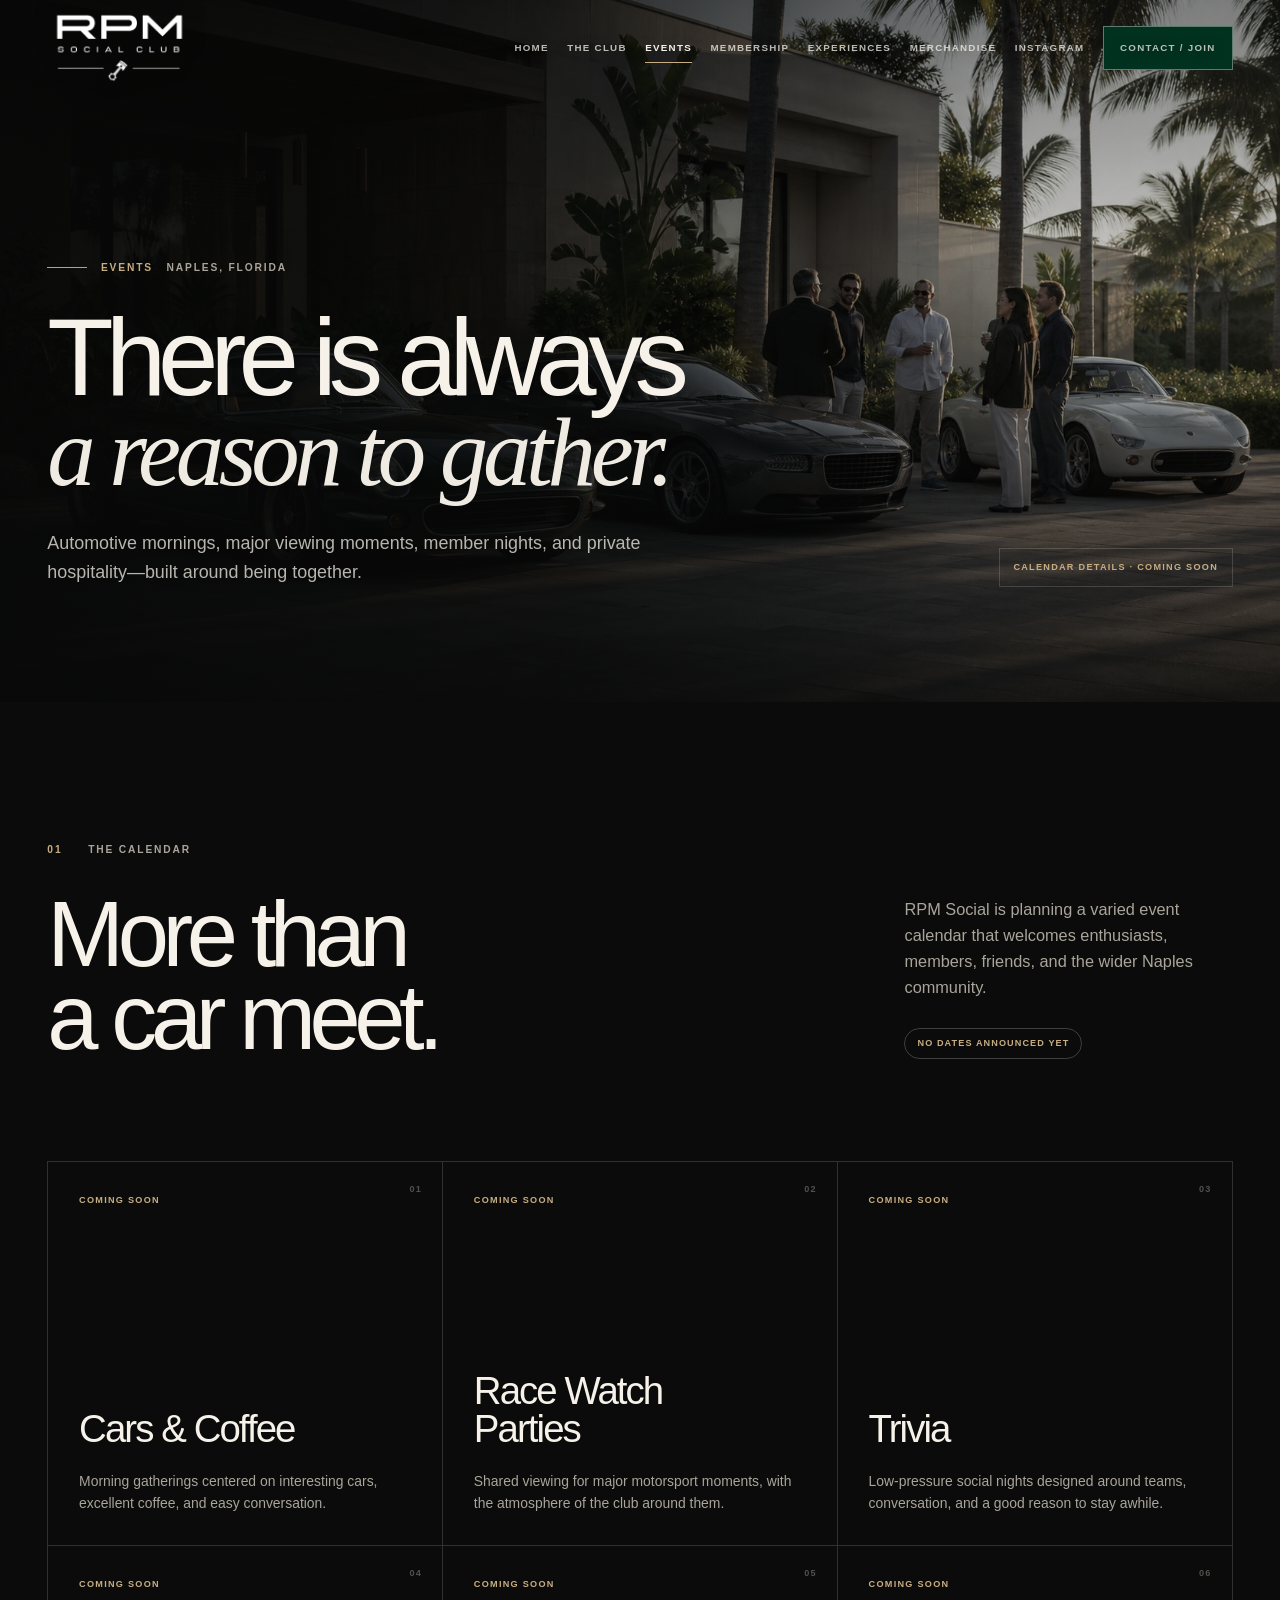
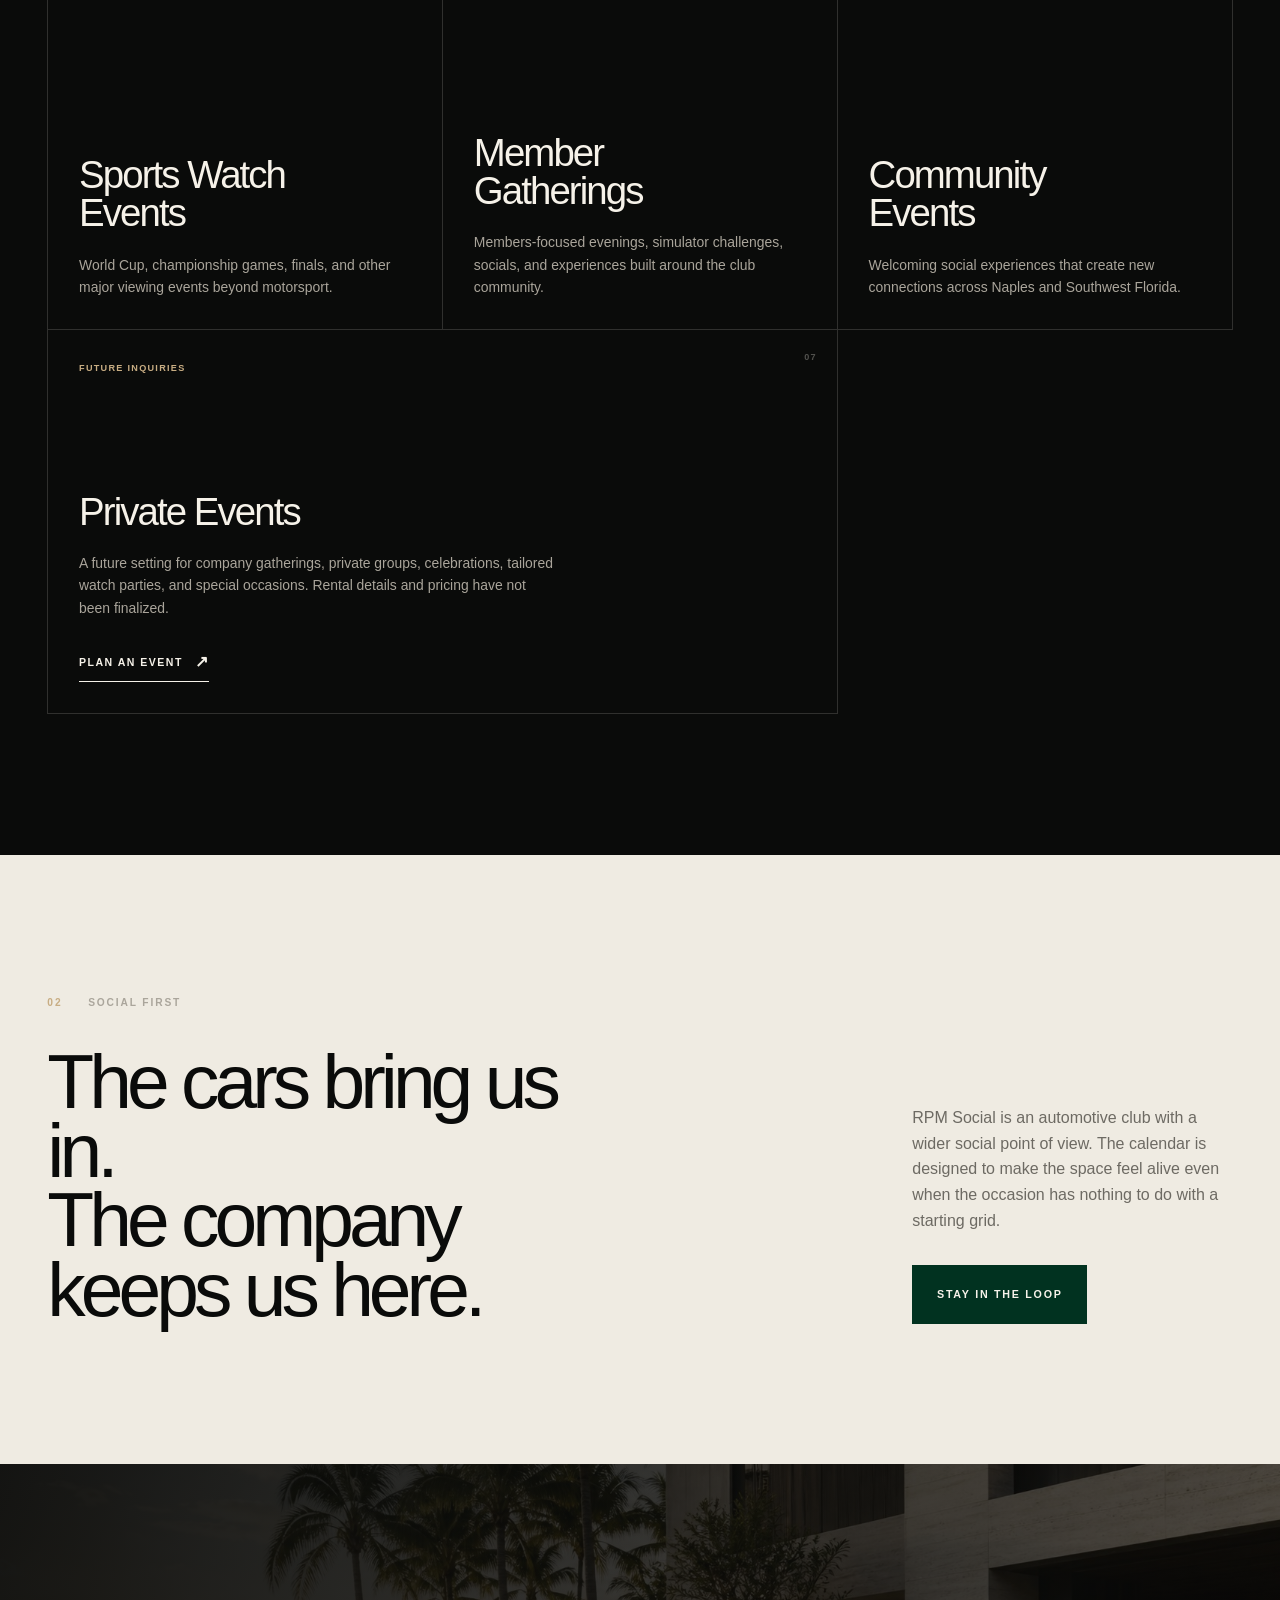
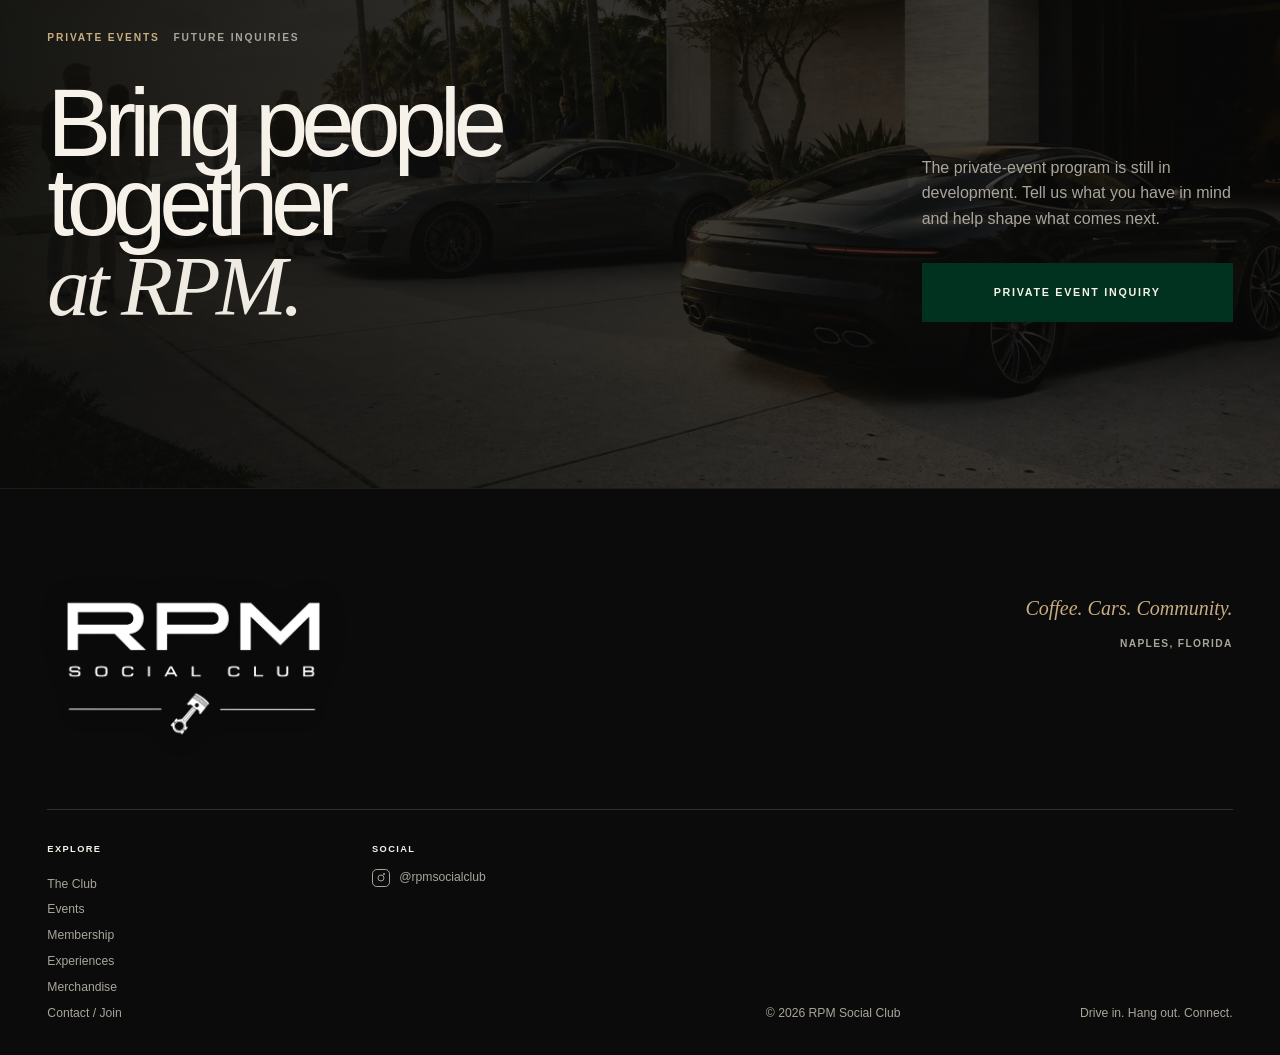
<file: events/index.html>
<!doctype html>
<html lang="en">
<head>
  <meta charset="utf-8">
  <meta name="viewport" content="width=device-width, initial-scale=1">
  <meta name="theme-color" content="#013220">
  <title>Events | RPM Social Club</title>
  <meta name="description" content="Discover future RPM Social Club events in Naples, from Cars & Coffee and watch parties to member gatherings, trivia, and private events.">
  <meta name="robots" content="index, follow">
  <link rel="canonical" href="https://rpmsocialclub.com/events/">
  <meta property="og:type" content="website">
  <meta property="og:site_name" content="RPM Social Club">
  <meta property="og:title" content="Events | RPM Social Club">
  <meta property="og:description" content="Cars, coffee, watch parties, community gatherings, and future private events at RPM Social Club.">
  <meta property="og:url" content="https://rpmsocialclub.com/events/">
  <meta property="og:image" content="https://rpmsocialclub.com/assets/images/rpm-events-gathering.jpg">
  <meta property="og:image:alt" content="Automotive enthusiasts gathering for an early-morning event in Naples">
  <link rel="icon" href="/assets/icons/favicon.ico" sizes="any">
  <link rel="icon" type="image/png" sizes="512x512" href="/assets/icons/favicon-512x512.png">
  <link rel="icon" type="image/png" sizes="32x32" href="/assets/icons/favicon-32x32.png">
  <link rel="icon" type="image/png" sizes="16x16" href="/assets/icons/favicon-16x16.png">
  <link rel="apple-touch-icon" sizes="180x180" href="/assets/icons/apple-touch-icon.png">
  <link rel="stylesheet" href="/css/styles.css">
  <script src="/js/main.js" defer></script>
</head>

<body>
  <a class="skip-link" href="#main-content">Skip to content</a>
  <header class="site-header" data-header>
    <div class="shell nav">
      <a class="brand" href="/" aria-label="RPM Social Club home"><img class="brand__logo" src="/assets/logos/rpm-social-club-logo-white.png" width="1200" height="630" alt=""></a>
      <button class="nav__toggle" type="button" aria-expanded="false" aria-controls="site-navigation"><span class="sr-only">Open navigation</span><span class="nav__toggle-line" aria-hidden="true"></span><span class="nav__toggle-line" aria-hidden="true"></span></button>
      <nav class="nav__menu" id="site-navigation" aria-label="Primary navigation">
        <a href="/">Home</a><a href="/club/">The Club</a><a href="/events/" aria-current="page">Events</a><a href="/membership/">Membership</a><a href="/experiences/">Experiences</a><a href="/merchandise/">Merchandise</a>
        <a href="https://www.instagram.com/rpmsocialclub/" target="_blank" rel="noopener noreferrer" aria-label="RPM Social Club on Instagram (opens in a new tab)">Instagram</a>
        <a class="nav__cta" href="/contact/">Contact / Join</a>
      </nav>
    </div>
  </header>

  <main id="main-content">
    <section class="page-hero page-hero--events" aria-labelledby="page-title">
      <div class="page-hero__media" aria-hidden="true"><img src="/assets/images/rpm-events-gathering.jpg" width="1672" height="941" alt="" fetchpriority="high" decoding="async"></div>
      <div class="page-hero__veil" aria-hidden="true"></div>
      <div class="shell page-hero__inner">
        <div data-reveal>
          <p class="eyebrow"><span>Events</span> Naples, Florida</p>
          <h1 id="page-title">There is always<br><em>a reason to gather.</em></h1>
          <p class="page-hero__intro">Automotive mornings, major viewing moments, member nights, and private hospitality—built around being together.</p>
        </div>
        <p class="page-hero__status" data-reveal>Calendar details · Coming soon</p>
      </div>
    </section>

    <section class="section events" aria-labelledby="event-program-title">
      <div class="shell">
        <div class="split-heading">
          <div class="section-heading" data-reveal>
            <p class="section-kicker"><span>01</span> The calendar</p>
            <h2 id="event-program-title">More than<br>a car meet.</h2>
          </div>
          <div class="split-heading__copy" data-reveal>
            <p>RPM Social is planning a varied event calendar that welcomes enthusiasts, members, friends, and the wider Naples community.</p>
            <span class="quiet-badge quiet-badge--light">No dates announced yet</span>
          </div>
        </div>

        <div class="event-grid">
          <article data-reveal><p class="event-grid__status">Coming Soon</p><span class="event-grid__number">01</span><h3>Cars &amp; Coffee</h3><p>Morning gatherings centered on interesting cars, excellent coffee, and easy conversation.</p></article>
          <article data-reveal><p class="event-grid__status">Coming Soon</p><span class="event-grid__number">02</span><h3>Race Watch Parties</h3><p>Shared viewing for major motorsport moments, with the atmosphere of the club around them.</p></article>
          <article data-reveal><p class="event-grid__status">Coming Soon</p><span class="event-grid__number">03</span><h3>Trivia</h3><p>Low-pressure social nights designed around teams, conversation, and a good reason to stay awhile.</p></article>
          <article data-reveal><p class="event-grid__status">Coming Soon</p><span class="event-grid__number">04</span><h3>Sports Watch Events</h3><p>World Cup, championship games, finals, and other major viewing events beyond motorsport.</p></article>
          <article data-reveal><p class="event-grid__status">Coming Soon</p><span class="event-grid__number">05</span><h3>Member Gatherings</h3><p>Members-focused evenings, simulator challenges, socials, and experiences built around the club community.</p></article>
          <article data-reveal><p class="event-grid__status">Coming Soon</p><span class="event-grid__number">06</span><h3>Community Events</h3><p>Welcoming social experiences that create new connections across Naples and Southwest Florida.</p></article>
          <article class="event-grid__wide" data-reveal><p class="event-grid__status">Future Inquiries</p><span class="event-grid__number">07</span><h3>Private Events</h3><p>A future setting for company gatherings, private groups, celebrations, tailored watch parties, and special occasions. Rental details and pricing have not been finalized.</p><a class="text-button" href="/contact/?inquiry=private-events">Plan an event <span aria-hidden="true">↗</span></a></article>
        </div>
      </div>
    </section>

    <section class="section event-philosophy" aria-labelledby="event-philosophy-title">
      <div class="shell event-philosophy__grid">
        <div data-reveal>
          <p class="section-kicker"><span>02</span> Social first</p>
          <h2 id="event-philosophy-title">The cars bring us in.<br>The company keeps us here.</h2>
        </div>
        <div data-reveal>
          <p>RPM Social is an automotive club with a wider social point of view. The calendar is designed to make the space feel alive even when the occasion has nothing to do with a starting grid.</p>
          <a class="button button--green" href="/contact/?inquiry=general">Stay in the loop</a>
        </div>
      </div>
    </section>

    <section class="page-cta" aria-labelledby="events-cta-title">
      <div class="shell page-cta__inner">
        <div data-reveal><p class="section-kicker"><span>Private events</span> Future inquiries</p><h2 id="events-cta-title">Bring people together<br><em>at RPM.</em></h2></div>
        <div data-reveal><p>The private-event program is still in development. Tell us what you have in mind and help shape what comes next.</p><a class="button button--green" href="/contact/?inquiry=private-events">Private event inquiry</a></div>
      </div>
    </section>
  </main>

  <footer class="site-footer">
    <div class="shell">
      <div class="site-footer__top"><a class="brand brand--footer" href="/" aria-label="RPM Social Club home"><img class="brand__logo" src="/assets/logos/rpm-social-club-logo-white.png" width="1200" height="630" alt=""></a><p>Coffee. Cars. Community.<br><span>Naples, Florida</span></p></div>
      <div class="site-footer__grid">
        <nav aria-label="Footer navigation"><p class="site-footer__label">Explore</p><a href="/club/">The Club</a><a href="/events/">Events</a><a href="/membership/">Membership</a><a href="/experiences/">Experiences</a><a href="/merchandise/">Merchandise</a><a href="/contact/">Contact / Join</a></nav>
        <div><p class="site-footer__label">Social</p><a class="site-footer__instagram" href="https://www.instagram.com/rpmsocialclub/" target="_blank" rel="noopener noreferrer"><span class="instagram-icon instagram-icon--small" aria-hidden="true"><i></i></span>@rpmsocialclub</a></div>
        <div class="site-footer__legal"><p>© <span data-year></span> RPM Social Club</p><p>Drive in. Hang out. Connect.</p></div>
      </div>
    </div>
  </footer>
</body>
</html>
</file>
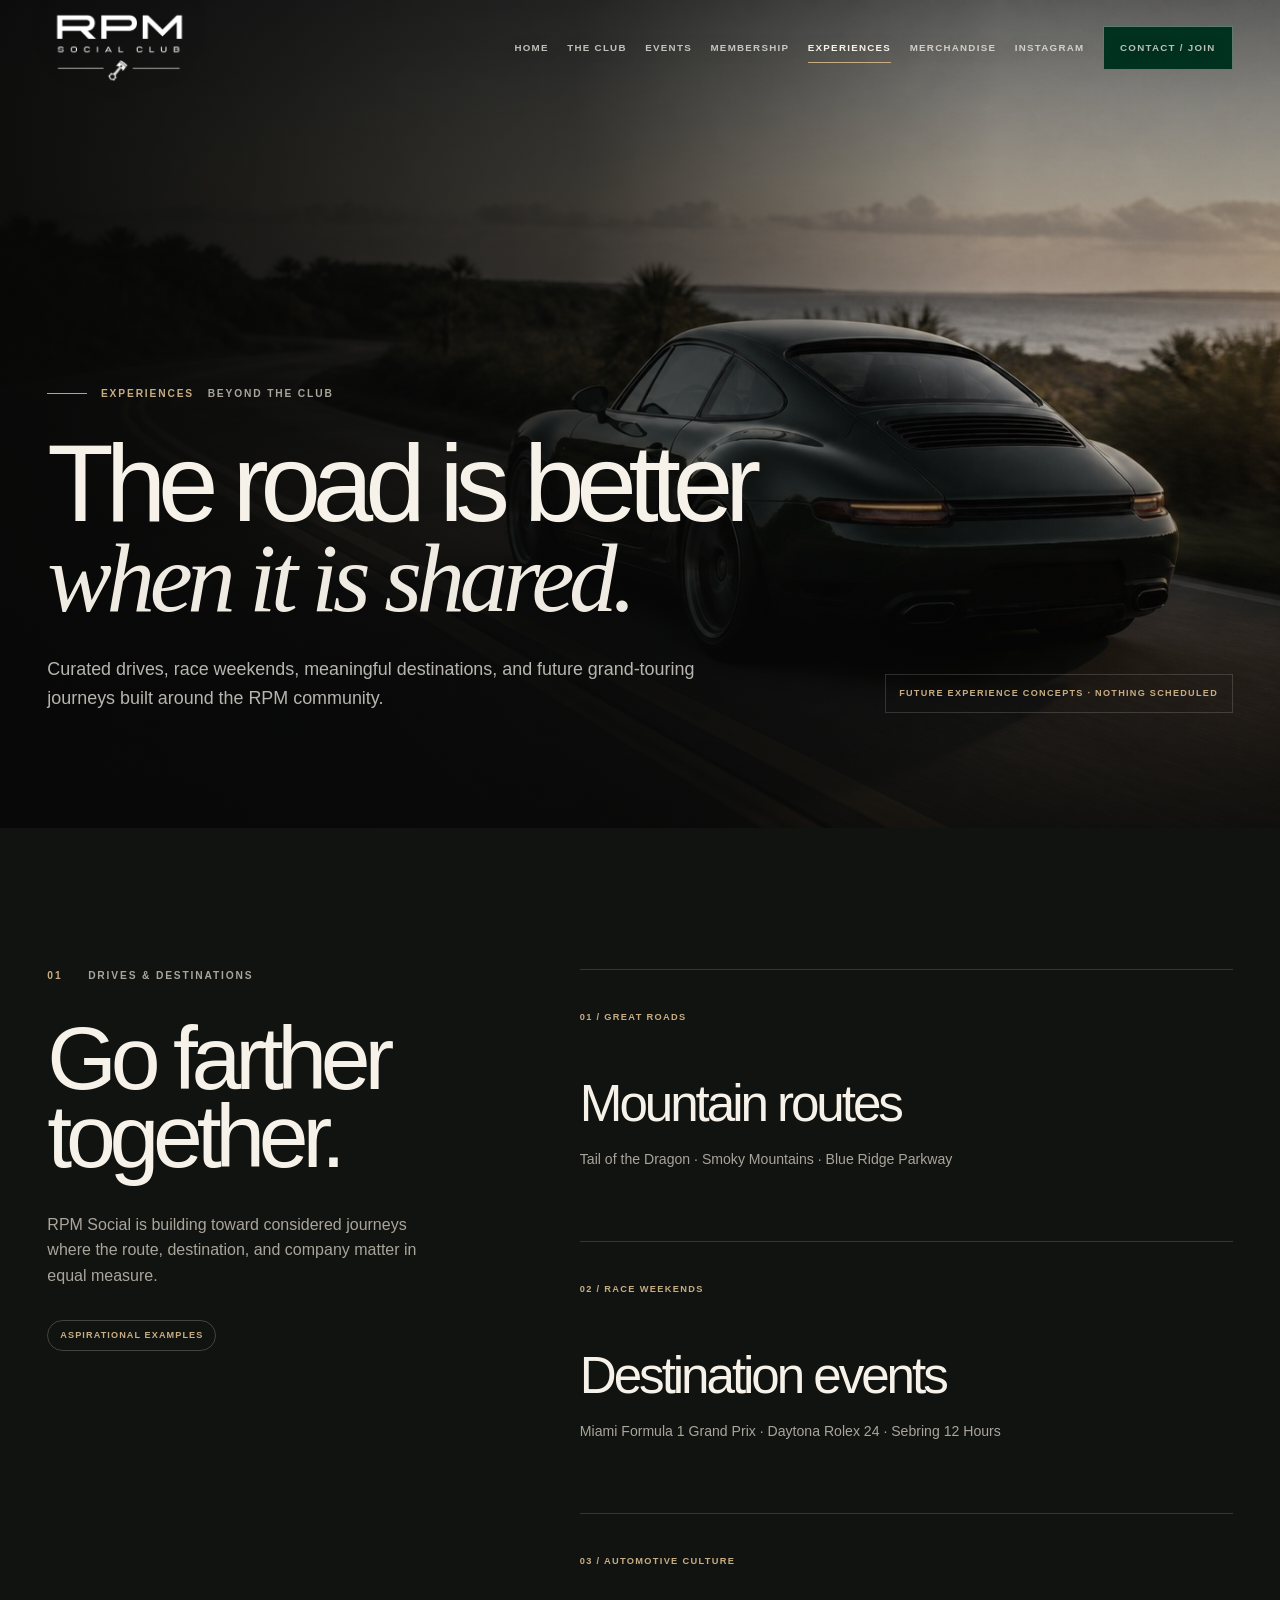
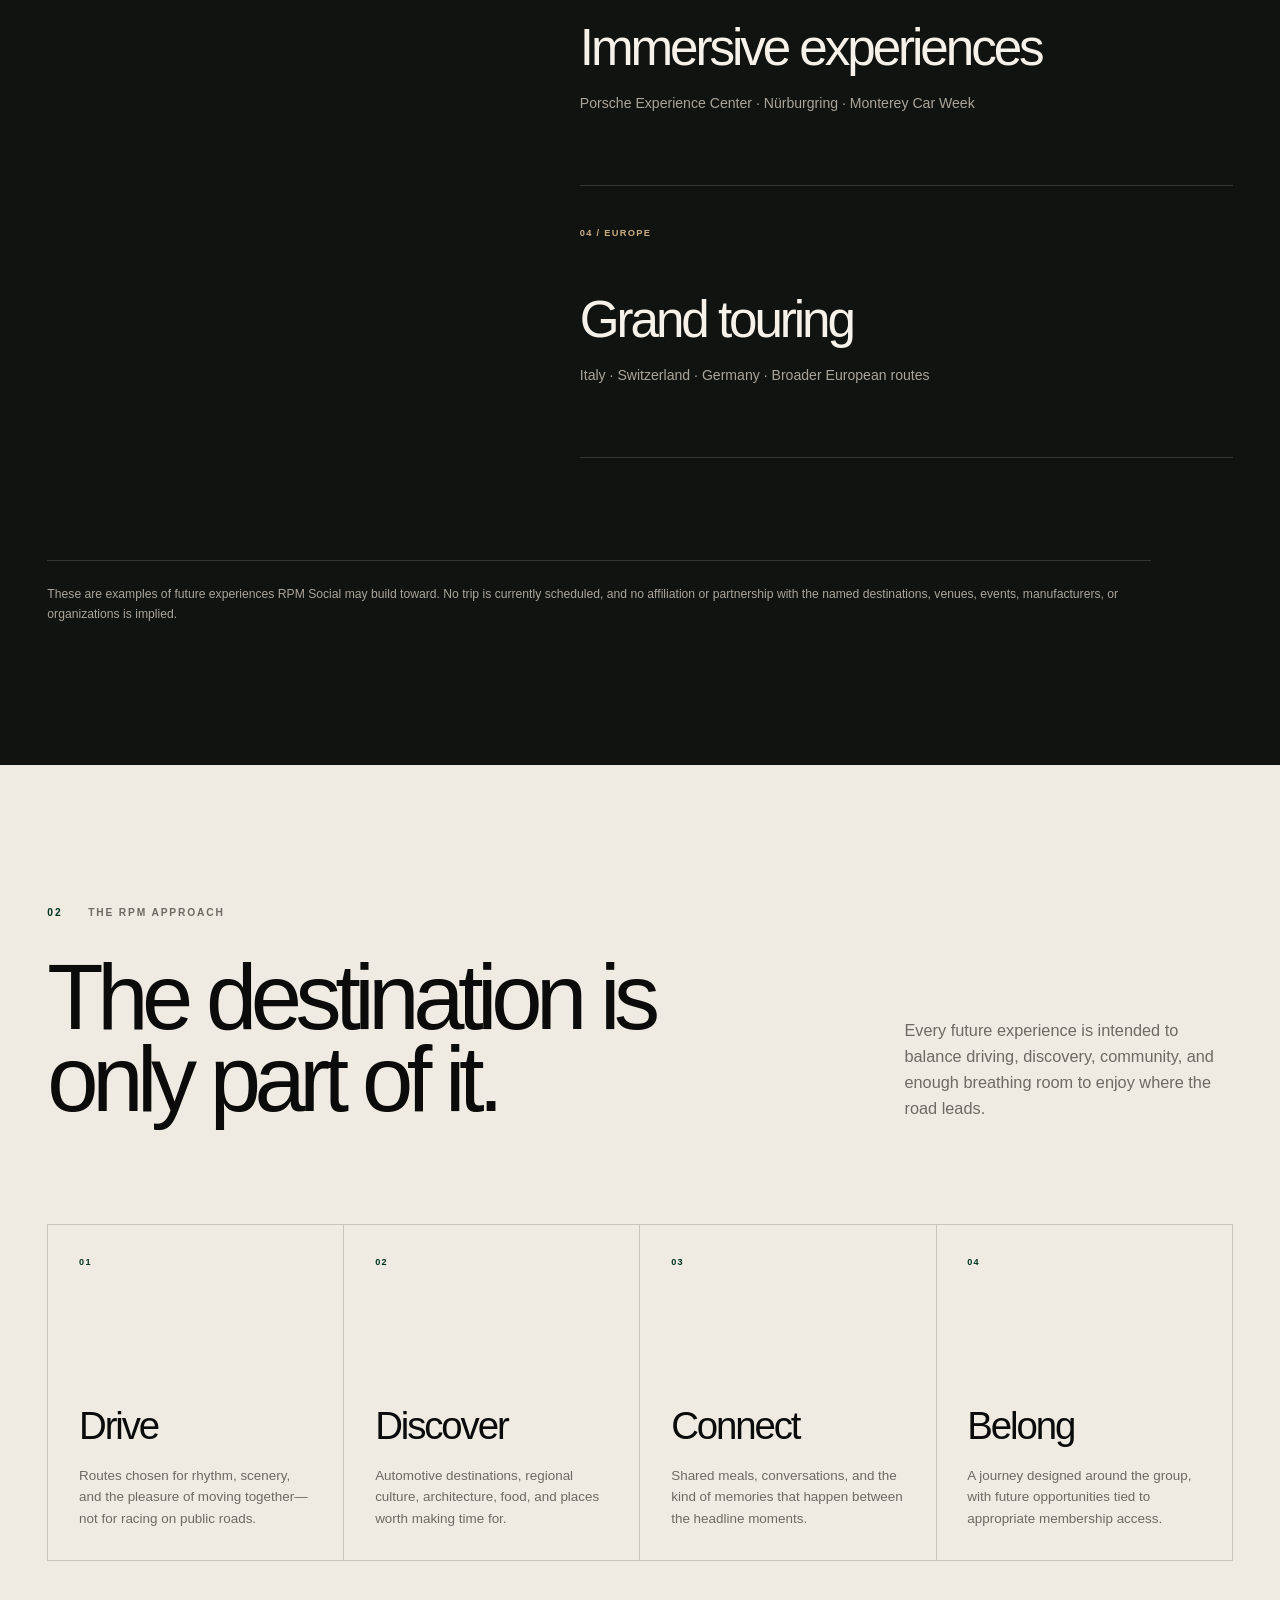
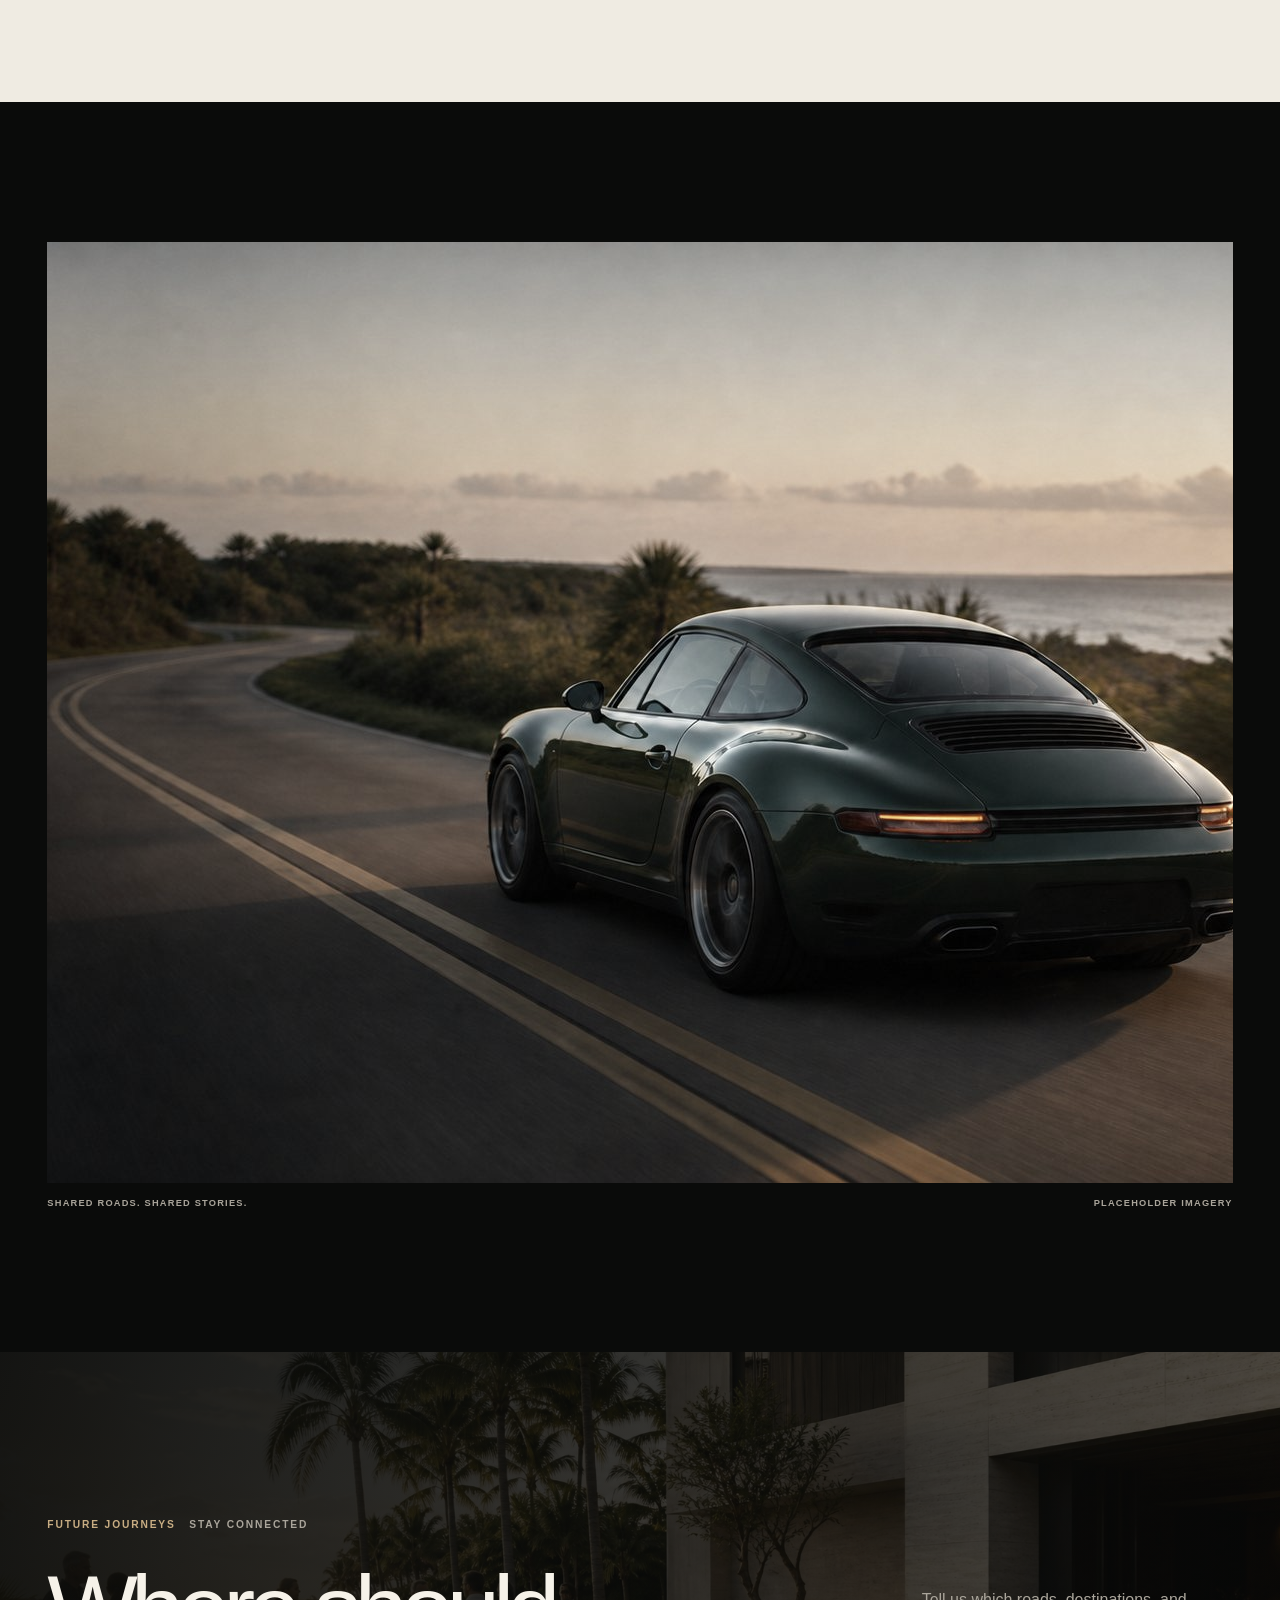
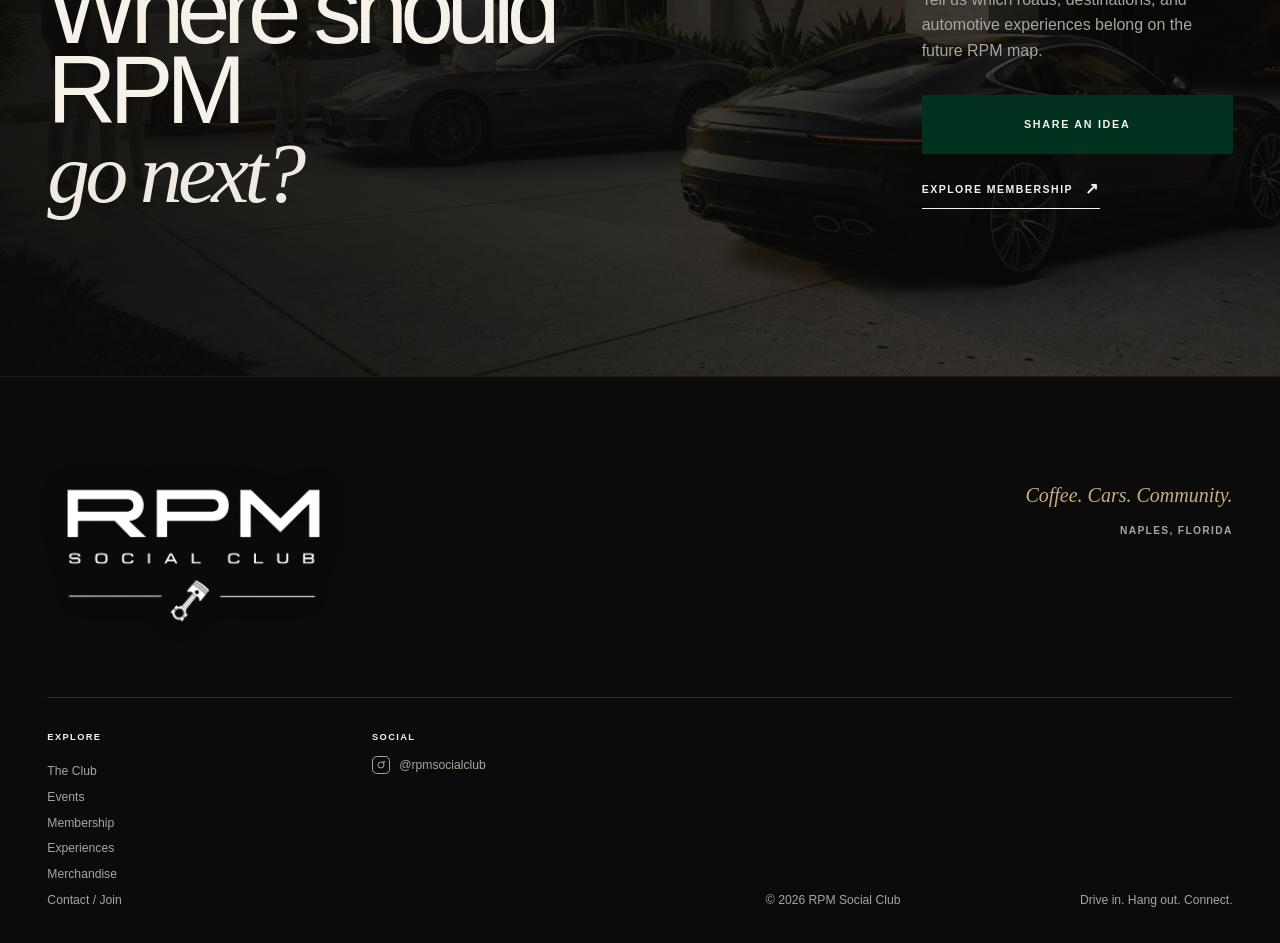
<file: experiences/index.html>
<!doctype html>
<html lang="en">
<head>
  <meta charset="utf-8">
  <meta name="viewport" content="width=device-width, initial-scale=1">
  <meta name="theme-color" content="#013220">
  <title>Experiences | RPM Social Club</title>
  <meta name="description" content="Explore future RPM Social Club driving journeys, automotive destinations, race weekends, mountain roads, and European touring concepts.">
  <meta name="robots" content="index, follow">
  <link rel="canonical" href="https://rpmsocialclub.com/experiences/">
  <meta property="og:type" content="website">
  <meta property="og:site_name" content="RPM Social Club">
  <meta property="og:title" content="Experiences | RPM Social Club">
  <meta property="og:description" content="Future roads, race weekends, destinations, and journeys designed to be shared.">
  <meta property="og:url" content="https://rpmsocialclub.com/experiences/">
  <meta property="og:image" content="https://rpmsocialclub.com/assets/images/rpm-experiences-drive.jpg">
  <meta property="og:image:alt" content="A forest-green grand tourer on a scenic coastal road at first light">
  <link rel="icon" href="/assets/icons/favicon.ico" sizes="any">
  <link rel="icon" type="image/png" sizes="512x512" href="/assets/icons/favicon-512x512.png">
  <link rel="icon" type="image/png" sizes="32x32" href="/assets/icons/favicon-32x32.png">
  <link rel="icon" type="image/png" sizes="16x16" href="/assets/icons/favicon-16x16.png">
  <link rel="apple-touch-icon" sizes="180x180" href="/assets/icons/apple-touch-icon.png">
  <link rel="stylesheet" href="/css/styles.css">
  <script src="/js/main.js" defer></script>
</head>

<body>
  <a class="skip-link" href="#main-content">Skip to content</a>
  <header class="site-header" data-header>
    <div class="shell nav">
      <a class="brand" href="/" aria-label="RPM Social Club home"><img class="brand__logo" src="/assets/logos/rpm-social-club-logo-white.png" width="1200" height="630" alt=""></a>
      <button class="nav__toggle" type="button" aria-expanded="false" aria-controls="site-navigation"><span class="sr-only">Open navigation</span><span class="nav__toggle-line" aria-hidden="true"></span><span class="nav__toggle-line" aria-hidden="true"></span></button>
      <nav class="nav__menu" id="site-navigation" aria-label="Primary navigation">
        <a href="/">Home</a><a href="/club/">The Club</a><a href="/events/">Events</a><a href="/membership/">Membership</a><a href="/experiences/" aria-current="page">Experiences</a><a href="/merchandise/">Merchandise</a>
        <a href="https://www.instagram.com/rpmsocialclub/" target="_blank" rel="noopener noreferrer" aria-label="RPM Social Club on Instagram (opens in a new tab)">Instagram</a>
        <a class="nav__cta" href="/contact/">Contact / Join</a>
      </nav>
    </div>
  </header>

  <main id="main-content">
    <section class="page-hero page-hero--tall page-hero--experiences" aria-labelledby="page-title">
      <div class="page-hero__media page-hero__media--road" aria-hidden="true"><img src="/assets/images/rpm-experiences-drive.jpg" width="1672" height="941" alt="" fetchpriority="high" decoding="async"></div>
      <div class="page-hero__veil" aria-hidden="true"></div>
      <div class="shell page-hero__inner">
        <div data-reveal>
          <p class="eyebrow"><span>Experiences</span> Beyond the club</p>
          <h1 id="page-title">The road is better<br><em>when it is shared.</em></h1>
          <p class="page-hero__intro">Curated drives, race weekends, meaningful destinations, and future grand-touring journeys built around the RPM community.</p>
        </div>
        <p class="page-hero__status" data-reveal>Future experience concepts · Nothing scheduled</p>
      </div>
    </section>

    <section class="section journeys" aria-labelledby="journeys-title">
      <div class="shell">
        <div class="journeys__layout">
          <div class="journeys__intro" data-reveal>
            <p class="section-kicker"><span>01</span> Drives &amp; destinations</p>
            <h2 id="journeys-title">Go farther<br>together.</h2>
            <p>RPM Social is building toward considered journeys where the route, destination, and company matter in equal measure.</p>
            <span class="quiet-badge quiet-badge--light">Aspirational examples</span>
          </div>
          <div class="journey-list">
            <article data-reveal><span>01 / Great roads</span><h3>Mountain routes</h3><p>Tail of the Dragon · Smoky Mountains · Blue Ridge Parkway</p></article>
            <article data-reveal><span>02 / Race weekends</span><h3>Destination events</h3><p>Miami Formula 1 Grand Prix · Daytona Rolex 24 · Sebring 12 Hours</p></article>
            <article data-reveal><span>03 / Automotive culture</span><h3>Immersive experiences</h3><p>Porsche Experience Center · Nürburgring · Monterey Car Week</p></article>
            <article data-reveal><span>04 / Europe</span><h3>Grand touring</h3><p>Italy · Switzerland · Germany · Broader European routes</p></article>
          </div>
        </div>
        <p class="journeys__disclaimer" data-reveal">These are examples of future experiences RPM Social may build toward. No trip is currently scheduled, and no affiliation or partnership with the named destinations, venues, events, manufacturers, or organizations is implied.</p>
      </div>
    </section>

    <section class="section experience-shape" aria-labelledby="experience-shape-title">
      <div class="shell">
        <div class="split-heading">
          <div class="section-heading section-heading--dark" data-reveal>
            <p class="section-kicker"><span>02</span> The RPM approach</p>
            <h2 id="experience-shape-title">The destination is<br>only part of it.</h2>
          </div>
          <p data-reveal>Every future experience is intended to balance driving, discovery, community, and enough breathing room to enjoy where the road leads.</p>
        </div>
        <div class="experience-board">
          <article data-reveal><span>01</span><h3>Drive</h3><p>Routes chosen for rhythm, scenery, and the pleasure of moving together—not for racing on public roads.</p></article>
          <article data-reveal><span>02</span><h3>Discover</h3><p>Automotive destinations, regional culture, architecture, food, and places worth making time for.</p></article>
          <article data-reveal><span>03</span><h3>Connect</h3><p>Shared meals, conversations, and the kind of memories that happen between the headline moments.</p></article>
          <article data-reveal><span>04</span><h3>Belong</h3><p>A journey designed around the group, with future opportunities tied to appropriate membership access.</p></article>
        </div>
      </div>
    </section>

    <section class="section experience-image" aria-label="RPM Social experience photography placeholder">
      <div class="shell">
        <figure data-reveal>
          <img src="/assets/images/rpm-experiences-drive.jpg" width="1672" height="941" loading="lazy" decoding="async" alt="An unbranded forest-green grand tourer following a coastal road at first light">
          <figcaption><span>Shared roads. Shared stories.</span><span>Placeholder imagery</span></figcaption>
        </figure>
      </div>
    </section>

    <section class="page-cta" aria-labelledby="experience-cta-title">
      <div class="shell page-cta__inner">
        <div data-reveal><p class="section-kicker"><span>Future journeys</span> Stay connected</p><h2 id="experience-cta-title">Where should RPM<br><em>go next?</em></h2></div>
        <div data-reveal><p>Tell us which roads, destinations, and automotive experiences belong on the future RPM map.</p><a class="button button--green" href="/contact/?inquiry=general">Share an idea</a><a class="text-link text-link--light" href="/membership/">Explore membership <span aria-hidden="true">↗</span></a></div>
      </div>
    </section>
  </main>

  <footer class="site-footer">
    <div class="shell">
      <div class="site-footer__top"><a class="brand brand--footer" href="/" aria-label="RPM Social Club home"><img class="brand__logo" src="/assets/logos/rpm-social-club-logo-white.png" width="1200" height="630" alt=""></a><p>Coffee. Cars. Community.<br><span>Naples, Florida</span></p></div>
      <div class="site-footer__grid">
        <nav aria-label="Footer navigation"><p class="site-footer__label">Explore</p><a href="/club/">The Club</a><a href="/events/">Events</a><a href="/membership/">Membership</a><a href="/experiences/">Experiences</a><a href="/merchandise/">Merchandise</a><a href="/contact/">Contact / Join</a></nav>
        <div><p class="site-footer__label">Social</p><a class="site-footer__instagram" href="https://www.instagram.com/rpmsocialclub/" target="_blank" rel="noopener noreferrer"><span class="instagram-icon instagram-icon--small" aria-hidden="true"><i></i></span>@rpmsocialclub</a></div>
        <div class="site-footer__legal"><p>© <span data-year></span> RPM Social Club</p><p>Drive in. Hang out. Connect.</p></div>
      </div>
    </div>
  </footer>
</body>
</html>
</file>
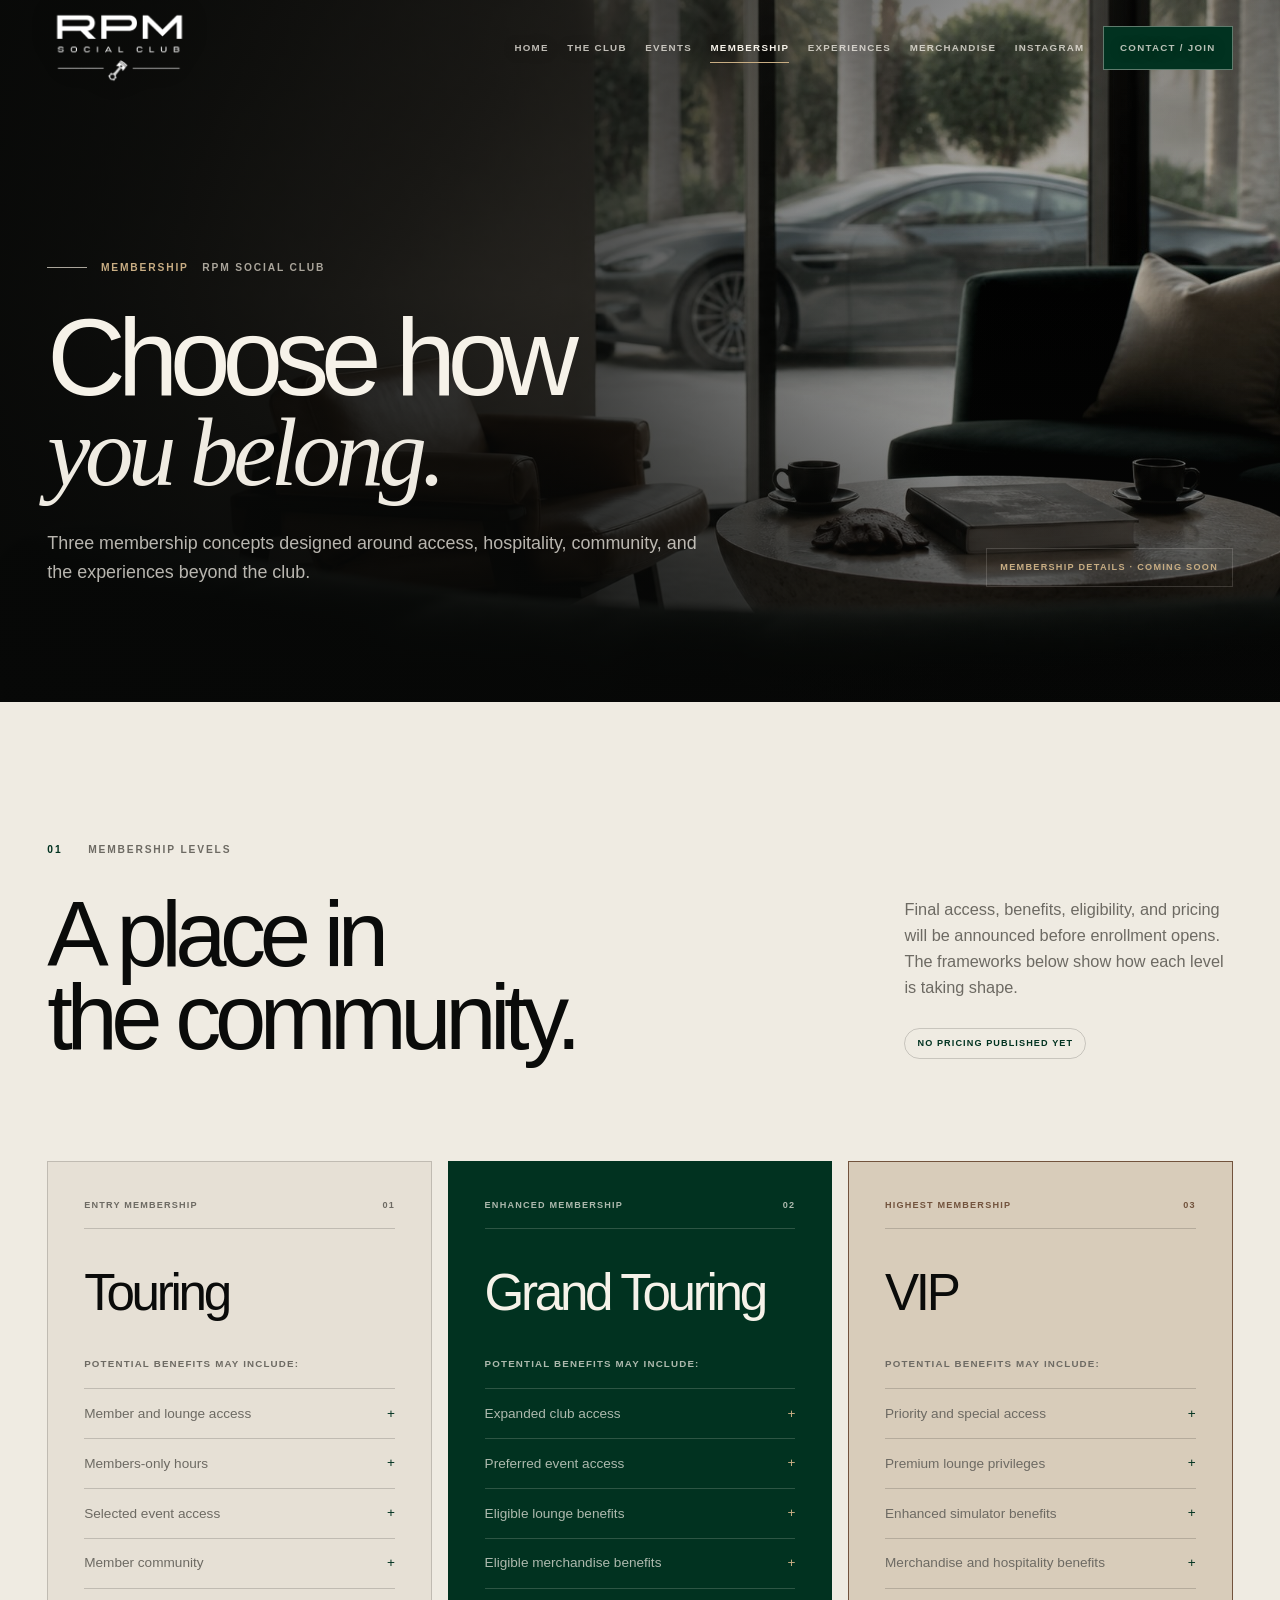
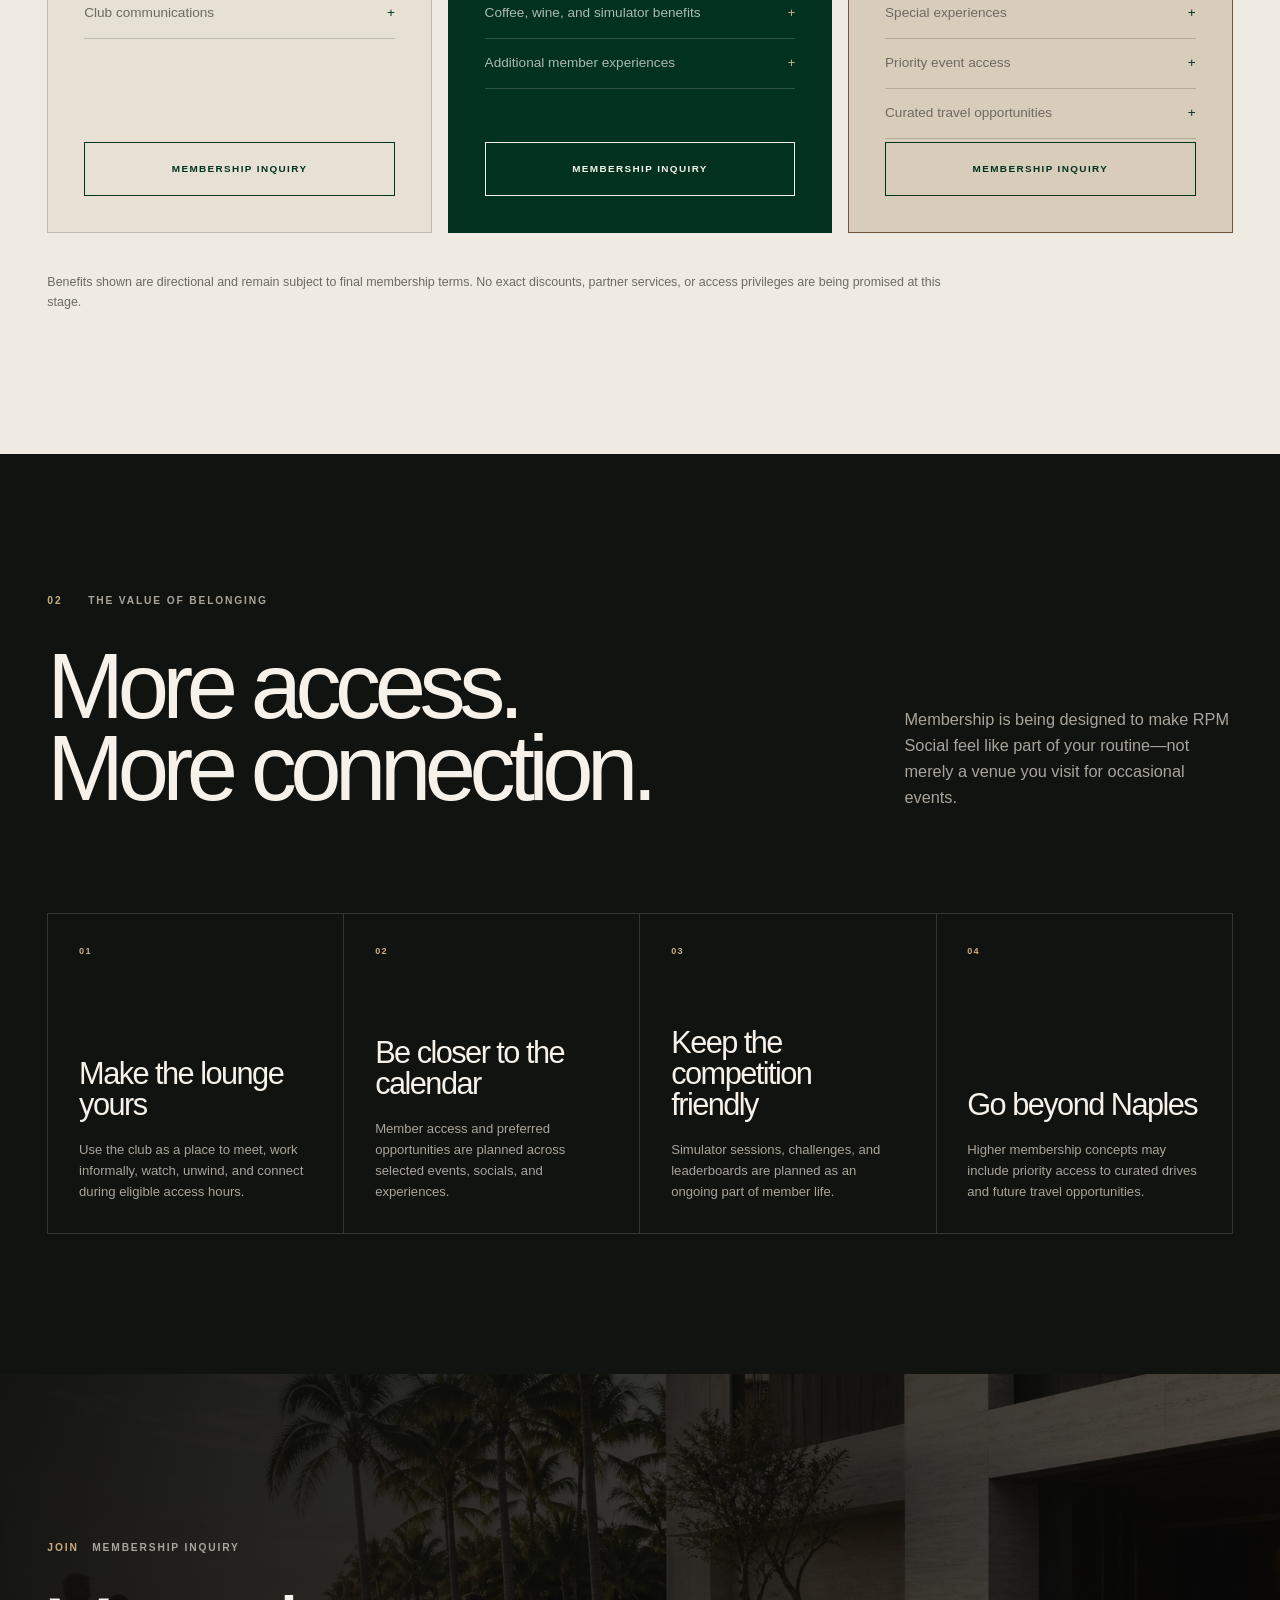
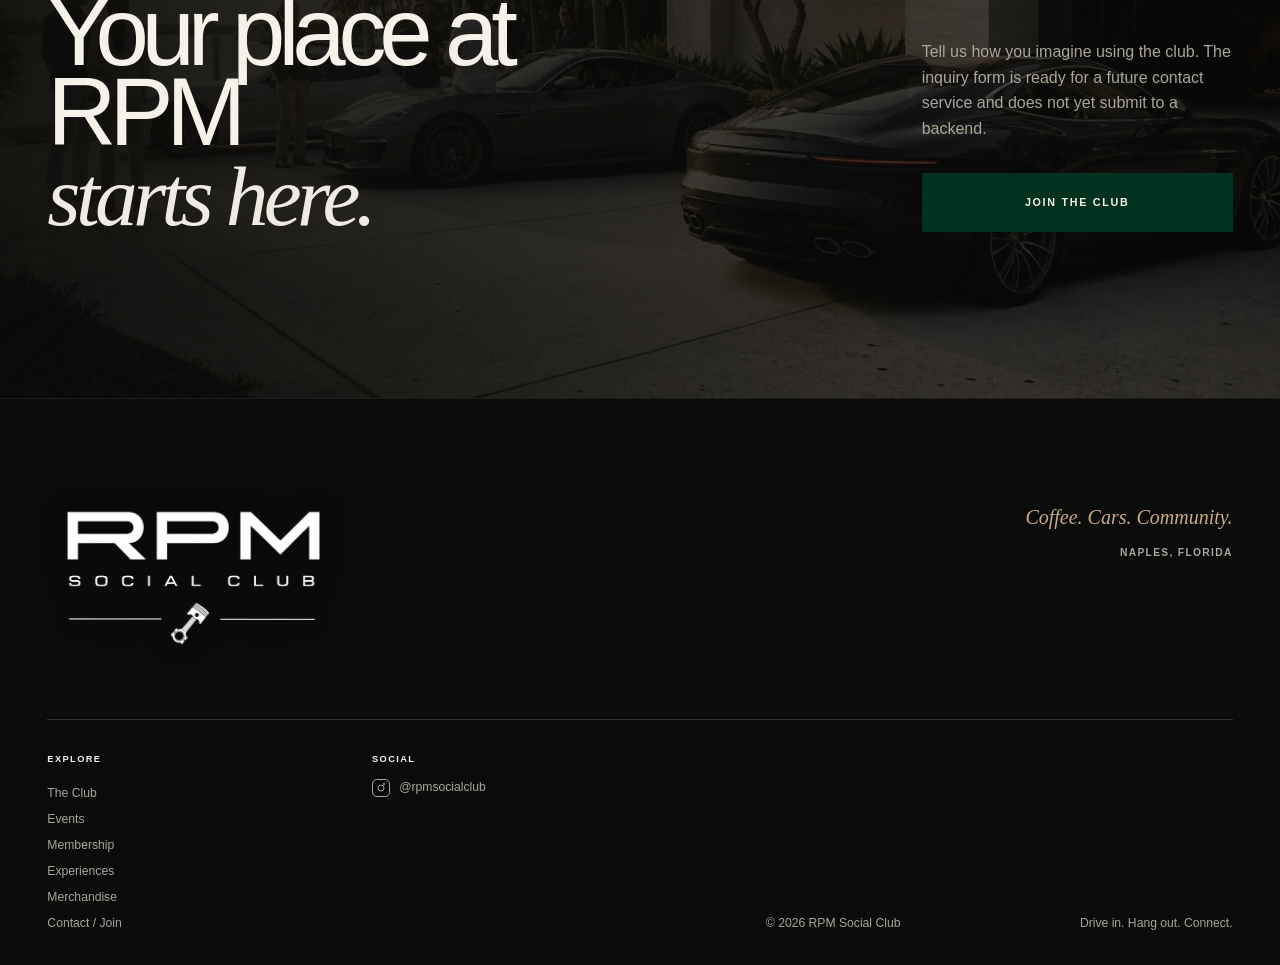
<file: membership/index.html>
<!doctype html>
<html lang="en">
<head>
  <meta charset="utf-8">
  <meta name="viewport" content="width=device-width, initial-scale=1">
  <meta name="theme-color" content="#013220">
  <title>Membership | RPM Social Club</title>
  <meta name="description" content="Explore Touring, Grand Touring, and VIP membership concepts for RPM Social Club in Naples. Pricing and final benefits are coming soon.">
  <meta name="robots" content="index, follow">
  <link rel="canonical" href="https://rpmsocialclub.com/membership/">
  <meta property="og:type" content="website">
  <meta property="og:site_name" content="RPM Social Club">
  <meta property="og:title" content="Membership | RPM Social Club">
  <meta property="og:description" content="Three considered ways to belong to RPM Social Club, from lounge access to premium experiences.">
  <meta property="og:url" content="https://rpmsocialclub.com/membership/">
  <meta property="og:image" content="https://rpmsocialclub.com/assets/images/rpm-membership-lounge.jpg">
  <meta property="og:image:alt" content="A welcoming automotive social-club lounge in Naples">
  <link rel="icon" href="/assets/icons/favicon.ico" sizes="any">
  <link rel="icon" type="image/png" sizes="512x512" href="/assets/icons/favicon-512x512.png">
  <link rel="icon" type="image/png" sizes="32x32" href="/assets/icons/favicon-32x32.png">
  <link rel="icon" type="image/png" sizes="16x16" href="/assets/icons/favicon-16x16.png">
  <link rel="apple-touch-icon" sizes="180x180" href="/assets/icons/apple-touch-icon.png">
  <link rel="stylesheet" href="/css/styles.css">
  <script src="/js/main.js" defer></script>
</head>

<body>
  <a class="skip-link" href="#main-content">Skip to content</a>
  <header class="site-header" data-header>
    <div class="shell nav">
      <a class="brand" href="/" aria-label="RPM Social Club home"><img class="brand__logo" src="/assets/logos/rpm-social-club-logo-white.png" width="1200" height="630" alt=""></a>
      <button class="nav__toggle" type="button" aria-expanded="false" aria-controls="site-navigation"><span class="sr-only">Open navigation</span><span class="nav__toggle-line" aria-hidden="true"></span><span class="nav__toggle-line" aria-hidden="true"></span></button>
      <nav class="nav__menu" id="site-navigation" aria-label="Primary navigation">
        <a href="/">Home</a><a href="/club/">The Club</a><a href="/events/">Events</a><a href="/membership/" aria-current="page">Membership</a><a href="/experiences/">Experiences</a><a href="/merchandise/">Merchandise</a>
        <a href="https://www.instagram.com/rpmsocialclub/" target="_blank" rel="noopener noreferrer" aria-label="RPM Social Club on Instagram (opens in a new tab)">Instagram</a>
        <a class="nav__cta" href="/contact/">Contact / Join</a>
      </nav>
    </div>
  </header>

  <main id="main-content">
    <section class="page-hero page-hero--membership" aria-labelledby="page-title">
      <div class="page-hero__media" aria-hidden="true"><img src="/assets/images/rpm-membership-lounge.jpg" width="1672" height="941" alt="" fetchpriority="high" decoding="async"></div>
      <div class="page-hero__veil" aria-hidden="true"></div>
      <div class="shell page-hero__inner">
        <div data-reveal>
          <p class="eyebrow"><span>Membership</span> RPM Social Club</p>
          <h1 id="page-title">Choose how<br><em>you belong.</em></h1>
          <p class="page-hero__intro">Three membership concepts designed around access, hospitality, community, and the experiences beyond the club.</p>
        </div>
        <p class="page-hero__status" data-reveal>Membership details · Coming soon</p>
      </div>
    </section>

    <section class="section membership" aria-labelledby="tiers-title">
      <div class="shell">
        <div class="membership__heading">
          <div class="section-heading section-heading--dark" data-reveal>
            <p class="section-kicker"><span>01</span> Membership levels</p>
            <h2 id="tiers-title">A place in<br>the community.</h2>
          </div>
          <div data-reveal>
            <p>Final access, benefits, eligibility, and pricing will be announced before enrollment opens. The frameworks below show how each level is taking shape.</p>
            <span class="quiet-badge quiet-badge--dark">No pricing published yet</span>
          </div>
        </div>

        <div class="tier-grid">
          <article class="tier-card" data-reveal>
            <header><p>Entry membership</p><span>01</span></header>
            <h3>Touring</h3>
            <p class="tier-card__note">Potential benefits may include:</p>
            <ul>
              <li>Member and lounge access</li><li>Members-only hours</li><li>Selected event access</li><li>Member community</li><li>Club communications</li>
            </ul>
            <a class="tier-card__button" href="/contact/?inquiry=membership">Membership inquiry</a>
          </article>
          <article class="tier-card tier-card--gt" data-reveal>
            <header><p>Enhanced membership</p><span>02</span></header>
            <h3>Grand Touring</h3>
            <p class="tier-card__note">Potential benefits may include:</p>
            <ul>
              <li>Expanded club access</li><li>Preferred event access</li><li>Eligible lounge benefits</li><li>Eligible merchandise benefits</li><li>Coffee, wine, and simulator benefits</li><li>Additional member experiences</li>
            </ul>
            <a class="tier-card__button" href="/contact/?inquiry=membership">Membership inquiry</a>
          </article>
          <article class="tier-card tier-card--vip" data-reveal>
            <header><p>Highest membership</p><span>03</span></header>
            <h3>VIP</h3>
            <p class="tier-card__note">Potential benefits may include:</p>
            <ul>
              <li>Priority and special access</li><li>Premium lounge privileges</li><li>Enhanced simulator benefits</li><li>Merchandise and hospitality benefits</li><li>Special experiences</li><li>Priority event access</li><li>Curated travel opportunities</li>
            </ul>
            <a class="tier-card__button" href="/contact/?inquiry=membership">Membership inquiry</a>
          </article>
        </div>
        <p class="membership__disclaimer" data-reveal">Benefits shown are directional and remain subject to final membership terms. No exact discounts, partner services, or access privileges are being promised at this stage.</p>
      </div>
    </section>

    <section class="section member-value" aria-labelledby="member-value-title">
      <div class="shell">
        <div class="split-heading">
          <div class="section-heading" data-reveal>
            <p class="section-kicker"><span>02</span> The value of belonging</p>
            <h2 id="member-value-title">More access.<br>More connection.</h2>
          </div>
          <p data-reveal>Membership is being designed to make RPM Social feel like part of your routine—not merely a venue you visit for occasional events.</p>
        </div>
        <div class="benefit-grid">
          <article data-reveal><span>01</span><h3>Make the lounge yours</h3><p>Use the club as a place to meet, work informally, watch, unwind, and connect during eligible access hours.</p></article>
          <article data-reveal><span>02</span><h3>Be closer to the calendar</h3><p>Member access and preferred opportunities are planned across selected events, socials, and experiences.</p></article>
          <article data-reveal><span>03</span><h3>Keep the competition friendly</h3><p>Simulator sessions, challenges, and leaderboards are planned as an ongoing part of member life.</p></article>
          <article data-reveal><span>04</span><h3>Go beyond Naples</h3><p>Higher membership concepts may include priority access to curated drives and future travel opportunities.</p></article>
        </div>
      </div>
    </section>

    <section class="page-cta" aria-labelledby="membership-cta-title">
      <div class="shell page-cta__inner">
        <div data-reveal><p class="section-kicker"><span>Join</span> Membership inquiry</p><h2 id="membership-cta-title">Your place at RPM<br><em>starts here.</em></h2></div>
        <div data-reveal><p>Tell us how you imagine using the club. The inquiry form is ready for a future contact service and does not yet submit to a backend.</p><a class="button button--green" href="/contact/?inquiry=membership">Join the Club</a></div>
      </div>
    </section>
  </main>

  <footer class="site-footer">
    <div class="shell">
      <div class="site-footer__top"><a class="brand brand--footer" href="/" aria-label="RPM Social Club home"><img class="brand__logo" src="/assets/logos/rpm-social-club-logo-white.png" width="1200" height="630" alt=""></a><p>Coffee. Cars. Community.<br><span>Naples, Florida</span></p></div>
      <div class="site-footer__grid">
        <nav aria-label="Footer navigation"><p class="site-footer__label">Explore</p><a href="/club/">The Club</a><a href="/events/">Events</a><a href="/membership/">Membership</a><a href="/experiences/">Experiences</a><a href="/merchandise/">Merchandise</a><a href="/contact/">Contact / Join</a></nav>
        <div><p class="site-footer__label">Social</p><a class="site-footer__instagram" href="https://www.instagram.com/rpmsocialclub/" target="_blank" rel="noopener noreferrer"><span class="instagram-icon instagram-icon--small" aria-hidden="true"><i></i></span>@rpmsocialclub</a></div>
        <div class="site-footer__legal"><p>© <span data-year></span> RPM Social Club</p><p>Drive in. Hang out. Connect.</p></div>
      </div>
    </div>
  </footer>
</body>
</html>
</file>
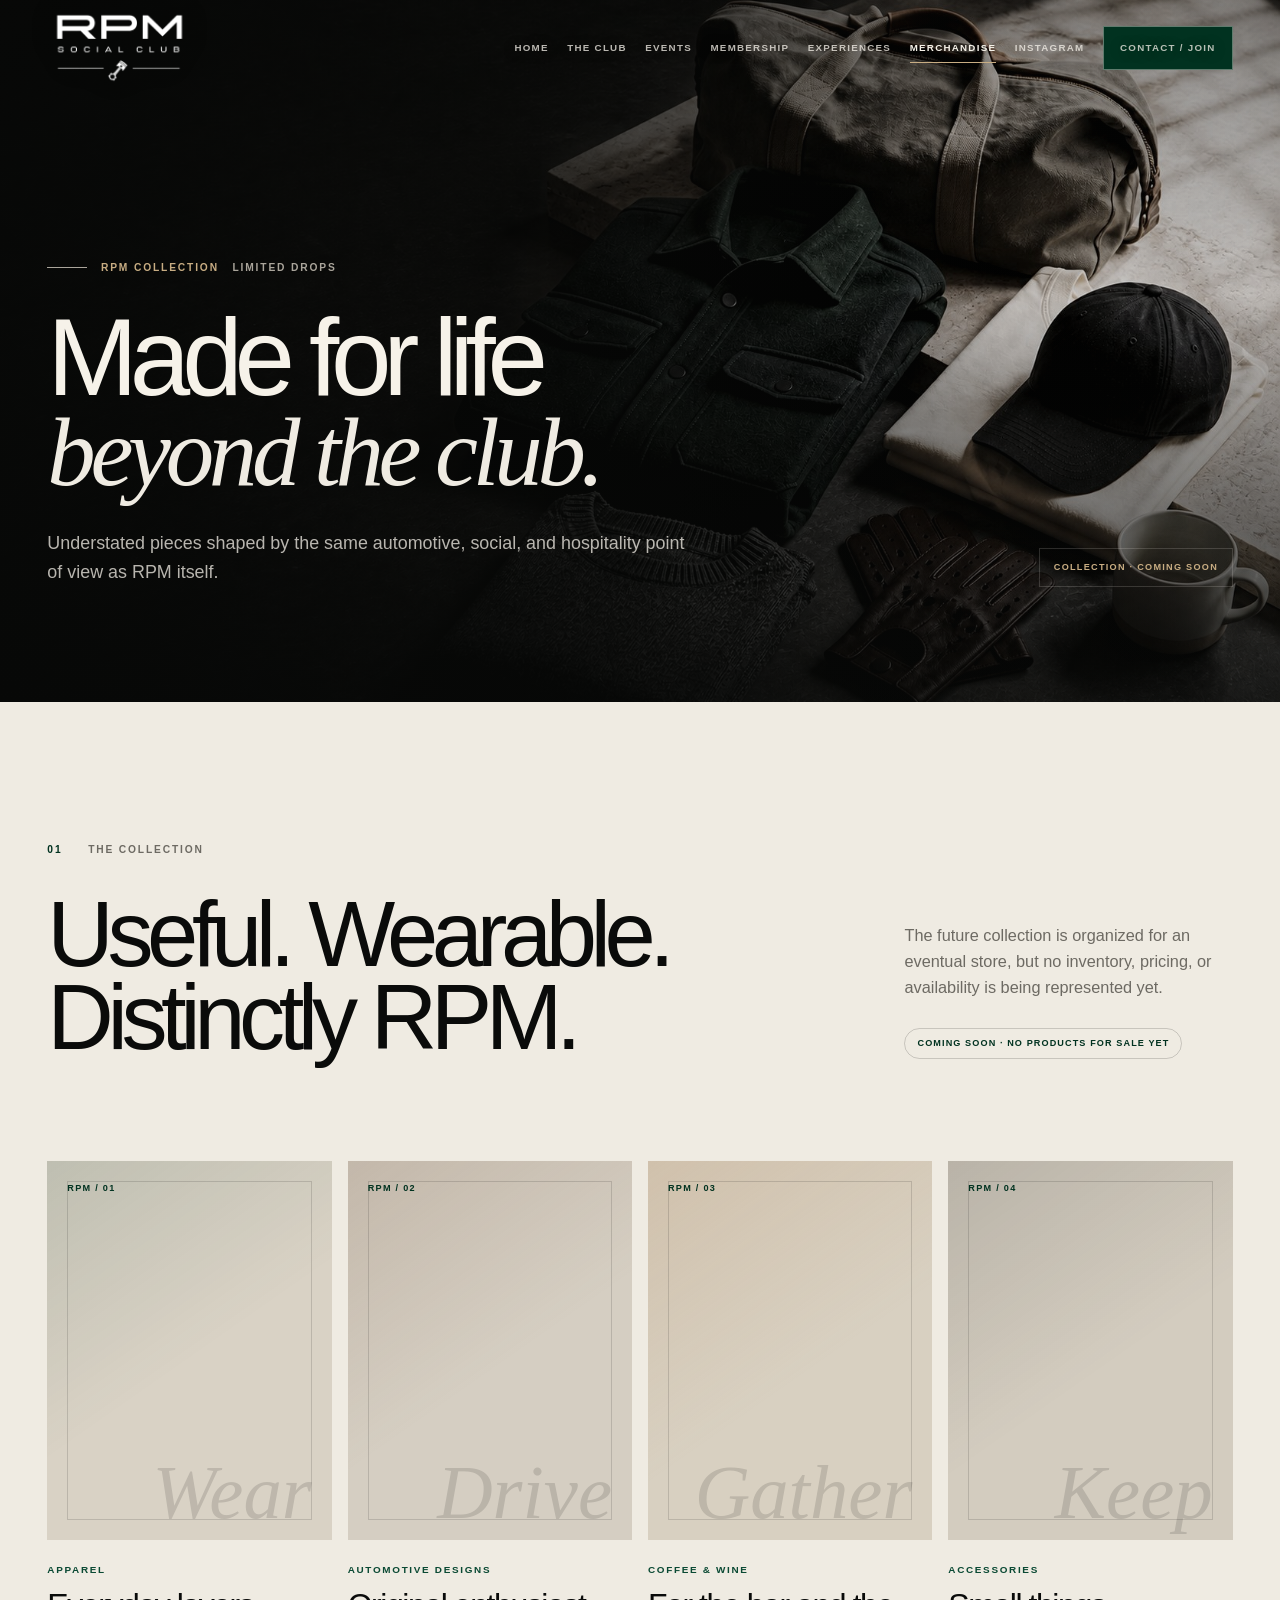
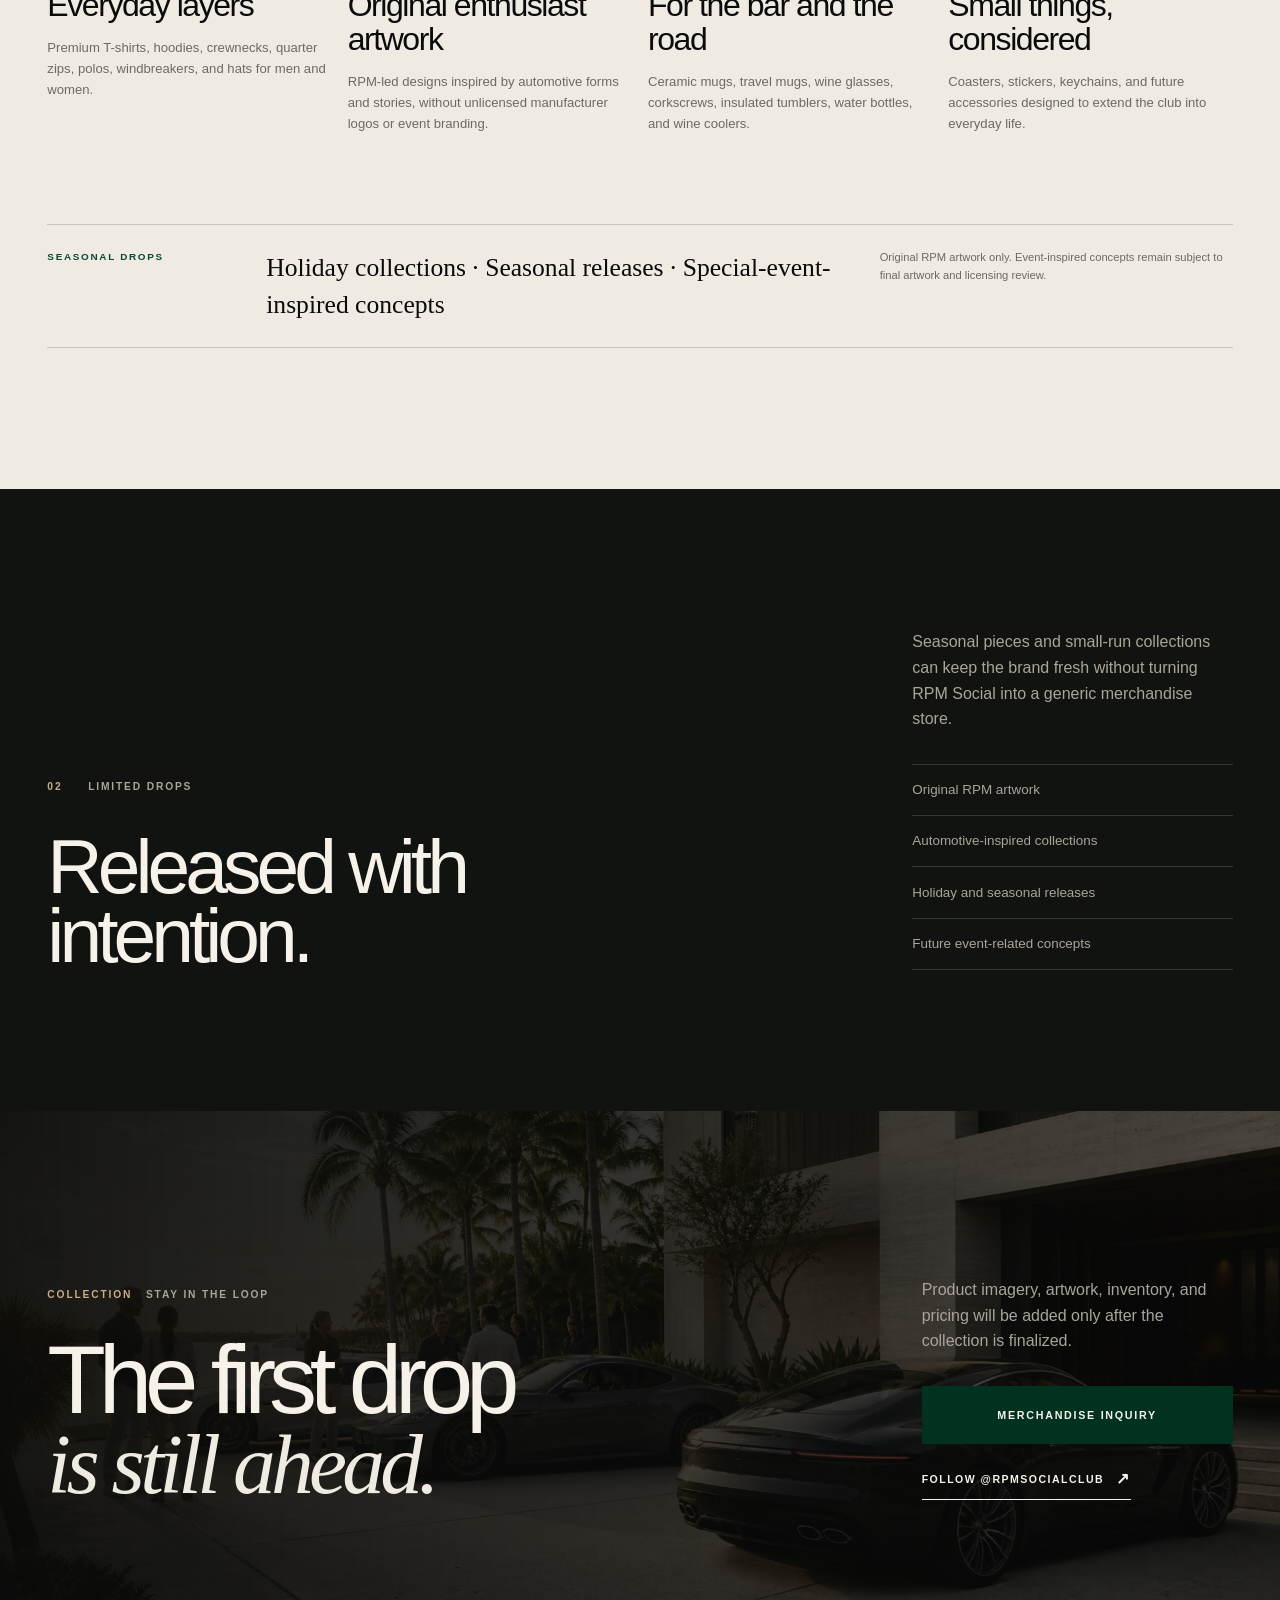
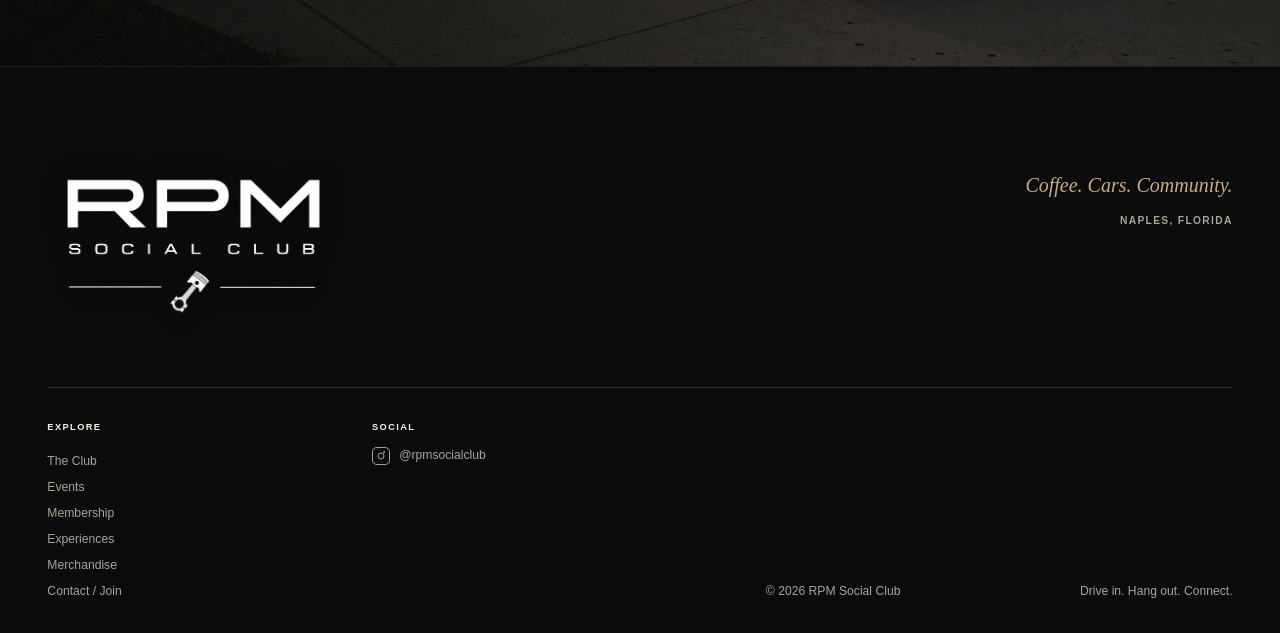
<file: merchandise/index.html>
<!doctype html>
<html lang="en">
<head>
  <meta charset="utf-8">
  <meta name="viewport" content="width=device-width, initial-scale=1">
  <meta name="theme-color" content="#013220">
  <title>Merchandise | RPM Social Club</title>
  <meta name="description" content="Preview the future RPM Social Club collection: premium apparel, seasonal drops, coffee and wine pieces, and automotive lifestyle accessories.">
  <meta name="robots" content="index, follow">
  <link rel="canonical" href="https://rpmsocialclub.com/merchandise/">
  <meta property="og:type" content="website">
  <meta property="og:site_name" content="RPM Social Club">
  <meta property="og:title" content="Merchandise | RPM Social Club">
  <meta property="og:description" content="The future RPM Collection—understated apparel, drinkware, accessories, and limited drops.">
  <meta property="og:url" content="https://rpmsocialclub.com/merchandise/">
  <meta property="og:image" content="https://rpmsocialclub.com/assets/images/rpm-merchandise-editorial.jpg">
  <meta property="og:image:alt" content="Premium unbranded apparel and driving accessories in the RPM color palette">
  <link rel="icon" href="/assets/icons/favicon.ico" sizes="any">
  <link rel="icon" type="image/png" sizes="512x512" href="/assets/icons/favicon-512x512.png">
  <link rel="icon" type="image/png" sizes="32x32" href="/assets/icons/favicon-32x32.png">
  <link rel="icon" type="image/png" sizes="16x16" href="/assets/icons/favicon-16x16.png">
  <link rel="apple-touch-icon" sizes="180x180" href="/assets/icons/apple-touch-icon.png">
  <link rel="stylesheet" href="/css/styles.css">
  <script src="/js/main.js" defer></script>
</head>

<body>
  <a class="skip-link" href="#main-content">Skip to content</a>
  <header class="site-header" data-header>
    <div class="shell nav">
      <a class="brand" href="/" aria-label="RPM Social Club home"><img class="brand__logo" src="/assets/logos/rpm-social-club-logo-white.png" width="1200" height="630" alt=""></a>
      <button class="nav__toggle" type="button" aria-expanded="false" aria-controls="site-navigation"><span class="sr-only">Open navigation</span><span class="nav__toggle-line" aria-hidden="true"></span><span class="nav__toggle-line" aria-hidden="true"></span></button>
      <nav class="nav__menu" id="site-navigation" aria-label="Primary navigation">
        <a href="/">Home</a><a href="/club/">The Club</a><a href="/events/">Events</a><a href="/membership/">Membership</a><a href="/experiences/">Experiences</a><a href="/merchandise/" aria-current="page">Merchandise</a>
        <a href="https://www.instagram.com/rpmsocialclub/" target="_blank" rel="noopener noreferrer" aria-label="RPM Social Club on Instagram (opens in a new tab)">Instagram</a>
        <a class="nav__cta" href="/contact/">Contact / Join</a>
      </nav>
    </div>
  </header>

  <main id="main-content">
    <section class="page-hero page-hero--merch" aria-labelledby="page-title">
      <div class="page-hero__media" aria-hidden="true"><img src="/assets/images/rpm-merchandise-editorial.jpg" width="1672" height="941" alt="" fetchpriority="high" decoding="async"></div>
      <div class="page-hero__veil" aria-hidden="true"></div>
      <div class="shell page-hero__inner">
        <div data-reveal>
          <p class="eyebrow"><span>RPM Collection</span> Limited drops</p>
          <h1 id="page-title">Made for life<br><em>beyond the club.</em></h1>
          <p class="page-hero__intro">Understated pieces shaped by the same automotive, social, and hospitality point of view as RPM itself.</p>
        </div>
        <p class="page-hero__status" data-reveal>Collection · Coming soon</p>
      </div>
    </section>

    <section class="section merchandise" aria-labelledby="collection-title">
      <div class="shell">
        <div class="split-heading">
          <div class="section-heading section-heading--dark" data-reveal>
            <p class="section-kicker"><span>01</span> The collection</p>
            <h2 id="collection-title">Useful. Wearable.<br>Distinctly RPM.</h2>
          </div>
          <div class="split-heading__copy" data-reveal>
            <p>The future collection is organized for an eventual store, but no inventory, pricing, or availability is being represented yet.</p>
            <span class="quiet-badge quiet-badge--dark">Coming soon · No products for sale yet</span>
          </div>
        </div>

        <div class="collection-grid collection-grid--catalog">
          <article data-reveal>
            <div class="collection-grid__visual" role="img" aria-label="Placeholder for RPM Social apparel photography"><span>RPM / 01</span><strong>Wear</strong></div>
            <p class="card-label">Apparel</p><h3>Everyday layers</h3><p>Premium T-shirts, hoodies, crewnecks, quarter zips, polos, windbreakers, and hats for men and women.</p>
          </article>
          <article data-reveal>
            <div class="collection-grid__visual" role="img" aria-label="Placeholder for RPM Social automotive artwork photography"><span>RPM / 02</span><strong>Drive</strong></div>
            <p class="card-label">Automotive designs</p><h3>Original enthusiast artwork</h3><p>RPM-led designs inspired by automotive forms and stories, without unlicensed manufacturer logos or event branding.</p>
          </article>
          <article data-reveal>
            <div class="collection-grid__visual" role="img" aria-label="Placeholder for RPM Social drinkware photography"><span>RPM / 03</span><strong>Gather</strong></div>
            <p class="card-label">Coffee &amp; Wine</p><h3>For the bar and the road</h3><p>Ceramic mugs, travel mugs, wine glasses, corkscrews, insulated tumblers, water bottles, and wine coolers.</p>
          </article>
          <article data-reveal>
            <div class="collection-grid__visual" role="img" aria-label="Placeholder for RPM Social accessories photography"><span>RPM / 04</span><strong>Keep</strong></div>
            <p class="card-label">Accessories</p><h3>Small things, considered</h3><p>Coasters, stickers, keychains, and future accessories designed to extend the club into everyday life.</p>
          </article>
        </div>

        <div class="seasonal-strip" data-reveal>
          <p class="card-label">Seasonal drops</p>
          <p>Holiday collections · Seasonal releases · Special-event-inspired concepts</p>
          <span>Original RPM artwork only. Event-inspired concepts remain subject to final artwork and licensing review.</span>
        </div>
      </div>
    </section>

    <section class="section drop-preview" aria-labelledby="drops-title">
      <div class="shell drop-preview__grid">
        <div data-reveal><p class="section-kicker"><span>02</span> Limited drops</p><h2 id="drops-title">Released with intention.</h2></div>
        <div data-reveal>
          <p>Seasonal pieces and small-run collections can keep the brand fresh without turning RPM Social into a generic merchandise store.</p>
          <ul><li>Original RPM artwork</li><li>Automotive-inspired collections</li><li>Holiday and seasonal releases</li><li>Future event-related concepts</li></ul>
        </div>
      </div>
    </section>

    <section class="page-cta" aria-labelledby="merch-cta-title">
      <div class="shell page-cta__inner">
        <div data-reveal><p class="section-kicker"><span>Collection</span> Stay in the loop</p><h2 id="merch-cta-title">The first drop<br><em>is still ahead.</em></h2></div>
        <div data-reveal><p>Product imagery, artwork, inventory, and pricing will be added only after the collection is finalized.</p><a class="button button--green" href="/contact/?inquiry=merchandise">Merchandise inquiry</a><a class="text-link text-link--light" href="https://www.instagram.com/rpmsocialclub/" target="_blank" rel="noopener noreferrer">Follow @rpmsocialclub <span aria-hidden="true">↗</span></a></div>
      </div>
    </section>
  </main>

  <footer class="site-footer">
    <div class="shell">
      <div class="site-footer__top"><a class="brand brand--footer" href="/" aria-label="RPM Social Club home"><img class="brand__logo" src="/assets/logos/rpm-social-club-logo-white.png" width="1200" height="630" alt=""></a><p>Coffee. Cars. Community.<br><span>Naples, Florida</span></p></div>
      <div class="site-footer__grid">
        <nav aria-label="Footer navigation"><p class="site-footer__label">Explore</p><a href="/club/">The Club</a><a href="/events/">Events</a><a href="/membership/">Membership</a><a href="/experiences/">Experiences</a><a href="/merchandise/">Merchandise</a><a href="/contact/">Contact / Join</a></nav>
        <div><p class="site-footer__label">Social</p><a class="site-footer__instagram" href="https://www.instagram.com/rpmsocialclub/" target="_blank" rel="noopener noreferrer"><span class="instagram-icon instagram-icon--small" aria-hidden="true"><i></i></span>@rpmsocialclub</a></div>
        <div class="site-footer__legal"><p>© <span data-year></span> RPM Social Club</p><p>Drive in. Hang out. Connect.</p></div>
      </div>
    </div>
  </footer>
</body>
</html>
</file>
<file: css/styles.css>
/* ==========================================================================
   RPM Social Club
   Static, dependency-free editorial design system
   ========================================================================== */

:root {
  --ink: #0a0b0a;
  --ink-raised: #111310;
  --ink-soft: #181a17;
  --green: #013220;
  --green-light: #0a4933;
  --green-veil: #d7e0da;
  --paper: #efebe2;
  --paper-deep: #ded7ca;
  --white: #f6f2e9;
  --stone: #aaa59b;
  --stone-dark: #6d6a63;
  --brown: #72533d;
  --wood: #b48b61;
  --sand: #c8ad83;
  --line: rgba(246, 242, 233, 0.16);
  --line-dark: rgba(10, 11, 10, 0.17);
  --font-sans: "Helvetica Neue", Helvetica, Arial, sans-serif;
  --font-serif: Iowan Old Style, Baskerville, "Times New Roman", serif;
  --shell: 1440px;
  --gutter: clamp(1.25rem, 3.7vw, 4rem);
  --section-space: clamp(6.5rem, 11vw, 10.5rem);
  --ease: cubic-bezier(0.22, 1, 0.36, 1);
}

*,
*::before,
*::after {
  box-sizing: border-box;
}

html {
  scroll-behavior: smooth;
  scroll-padding-top: 6rem;
}

body {
  margin: 0;
  overflow-x: hidden;
  background: var(--ink);
  color: var(--white);
  font-family: var(--font-sans);
  font-size: 1rem;
  line-height: 1.6;
  -webkit-font-smoothing: antialiased;
  text-rendering: optimizeLegibility;
}

body.nav-open,
body.dialog-open {
  overflow: hidden;
}

img {
  display: block;
  max-width: 100%;
}

a {
  color: inherit;
  text-decoration: none;
}

button {
  margin: 0;
  border: 0;
  font: inherit;
}

p,
h1,
h2,
h3,
blockquote,
figure {
  margin: 0;
}

ol,
ul {
  margin: 0;
  padding: 0;
  list-style: none;
}

::selection {
  background: var(--green);
  color: var(--white);
}

:focus-visible {
  outline: 2px solid var(--sand);
  outline-offset: 5px;
}

.sr-only {
  position: absolute;
  width: 1px;
  height: 1px;
  padding: 0;
  margin: -1px;
  overflow: hidden;
  clip: rect(0, 0, 0, 0);
  white-space: nowrap;
  border: 0;
}

.skip-link {
  position: fixed;
  top: 1rem;
  left: 1rem;
  z-index: 1000;
  padding: 0.75rem 1rem;
  transform: translateY(-180%);
  background: var(--white);
  color: var(--ink);
  font-size: 0.72rem;
  font-weight: 700;
  letter-spacing: 0.1em;
  text-transform: uppercase;
  transition: transform 180ms ease;
}

.skip-link:focus {
  transform: translateY(0);
}

.shell {
  width: min(calc(100% - (var(--gutter) * 2)), var(--shell));
  margin-inline: auto;
}

.section {
  position: relative;
  padding-block: var(--section-space);
}

/* Header and navigation
   -------------------------------------------------------------------------- */

.site-header {
  position: fixed;
  inset: 0 0 auto;
  z-index: 100;
  background: transparent;
  color: var(--white);
  text-shadow: 0 1px 16px rgba(0, 0, 0, 0.28);
  transition:
    background-color 350ms ease,
    border-color 350ms ease,
    backdrop-filter 350ms ease;
}

.site-header.is-scrolled {
  border-bottom: 1px solid var(--line);
  background: rgba(10, 11, 10, 0.72);
  -webkit-backdrop-filter: blur(16px);
  backdrop-filter: blur(16px);
}

.site-header:has(.nav__menu.is-open) {
  border-bottom-color: transparent;
  background: rgba(10, 11, 10, 0.86);
  -webkit-backdrop-filter: blur(16px);
  backdrop-filter: blur(16px);
}

.nav {
  display: flex;
  min-height: 6rem;
  align-items: center;
  justify-content: space-between;
  gap: 1.5rem;
}

.brand {
  position: relative;
  z-index: 3;
  display: inline-flex;
  flex: 0 0 auto;
  align-items: center;
  line-height: 1;
}

.brand__logo {
  width: auto;
  height: 4.75rem;
  object-fit: contain;
  filter: drop-shadow(0 1px 12px rgba(0, 0, 0, 0.28));
}

.nav__menu {
  display: flex;
  align-items: center;
  gap: clamp(0.8rem, 1.45vw, 1.55rem);
}

.nav__menu > a {
  position: relative;
  color: rgba(246, 242, 233, 0.75);
  font-size: 0.61rem;
  font-weight: 650;
  letter-spacing: 0.13em;
  text-transform: uppercase;
  transition: color 220ms ease;
}

.nav__menu > a:not(.nav__cta)::after {
  position: absolute;
  right: 0;
  bottom: -0.42rem;
  left: 0;
  height: 1px;
  background: var(--sand);
  content: "";
  transform: scaleX(0);
  transform-origin: right;
  transition: transform 300ms var(--ease);
}

.nav__menu > a:hover,
.nav__menu > a:focus-visible {
  color: var(--white);
}

.nav__menu > a:not(.nav__cta):hover::after {
  transform: scaleX(1);
  transform-origin: left;
}

.nav__cta {
  display: inline-flex;
  min-height: 2.8rem;
  align-items: center;
  justify-content: center;
  padding: 0.75rem 1rem;
  cursor: pointer;
  border: 1px solid rgba(246, 242, 233, 0.38);
  background: var(--green);
  color: var(--white);
  font-size: 0.61rem;
  font-weight: 700;
  letter-spacing: 0.14em;
  text-transform: uppercase;
  transition:
    background-color 220ms ease,
    border-color 220ms ease;
}

.nav__cta:hover {
  border-color: var(--sand);
  background: var(--green-light);
}

.nav__toggle {
  position: relative;
  z-index: 3;
  display: none;
  width: 3rem;
  height: 3rem;
  padding: 0.75rem;
  cursor: pointer;
  background: transparent;
  color: inherit;
}

.nav__toggle-line {
  position: absolute;
  left: 0.75rem;
  width: 1.5rem;
  height: 1px;
  background: currentColor;
  transition:
    top 300ms var(--ease),
    transform 300ms var(--ease);
}

.nav__toggle-line:first-of-type {
  top: 1.15rem;
}

.nav__toggle-line:last-of-type {
  top: 1.75rem;
}

.nav__toggle[aria-expanded="true"] .nav__toggle-line:first-of-type {
  top: 1.5rem;
  transform: rotate(45deg);
}

.nav__toggle[aria-expanded="true"] .nav__toggle-line:last-of-type {
  top: 1.5rem;
  transform: rotate(-45deg);
}

/* Shared typography and controls
   -------------------------------------------------------------------------- */

.eyebrow,
.section-kicker {
  display: flex;
  align-items: center;
  gap: 0.85rem;
  color: var(--stone);
  font-size: 0.64rem;
  font-weight: 650;
  letter-spacing: 0.18em;
  line-height: 1.3;
  text-transform: uppercase;
}

.eyebrow span,
.section-kicker span {
  color: var(--sand);
}

.eyebrow::before {
  width: 2.5rem;
  height: 1px;
  background: currentColor;
  content: "";
}

.section-kicker {
  margin-bottom: clamp(1.75rem, 3vw, 3rem);
}

.section-kicker > span:first-child {
  min-width: 1.7rem;
}

.section-heading h2 {
  max-width: 13ch;
  font-size: clamp(3.7rem, 7.2vw, 7.8rem);
  font-weight: 500;
  letter-spacing: -0.07em;
  line-height: 0.89;
}

.section-heading--compact h2 {
  font-size: clamp(3.5rem, 6.4vw, 6.8rem);
}

.section-heading--dark {
  color: var(--ink);
}

.section-heading--dark .section-kicker {
  color: var(--stone-dark);
}

.section-heading--dark .section-kicker span {
  color: var(--green);
}

.button {
  display: inline-flex;
  min-height: 3.65rem;
  align-items: center;
  justify-content: center;
  padding: 1rem 1.55rem;
  cursor: pointer;
  font-size: 0.67rem;
  font-weight: 700;
  letter-spacing: 0.16em;
  line-height: 1;
  text-align: center;
  text-transform: uppercase;
  transition:
    background-color 250ms ease,
    color 250ms ease,
    transform 250ms var(--ease);
}

.button:hover {
  transform: translateY(-2px);
}

.button--light {
  background: var(--white);
  color: var(--ink);
}

.button--light:hover {
  background: var(--sand);
}

.button--green {
  background: var(--green);
  color: var(--white);
}

.button--green:hover {
  background: var(--green-light);
}

.text-link,
.text-button {
  display: inline-flex;
  align-items: center;
  gap: 0.75rem;
  padding: 0.7rem 0;
  cursor: pointer;
  border-bottom: 1px solid currentColor;
  background: transparent;
  font-size: 0.66rem;
  font-weight: 700;
  letter-spacing: 0.14em;
  line-height: 1;
  text-transform: uppercase;
}

.text-link span,
.text-button span {
  font-size: 1rem;
  transition: transform 250ms var(--ease);
}

.text-link:hover span,
.text-button:hover span {
  transform: translate(0.2rem, -0.2rem);
}

.text-link--light {
  color: var(--white);
}

.card-label {
  color: var(--green-light);
  font-size: 0.62rem;
  font-weight: 700;
  letter-spacing: 0.17em;
  text-transform: uppercase;
}

.quiet-badge {
  display: inline-flex;
  width: fit-content;
  align-items: center;
  padding: 0.55rem 0.75rem;
  border: 1px solid rgba(1, 50, 32, 0.28);
  border-radius: 99rem;
  color: var(--green);
  font-size: 0.57rem;
  font-weight: 700;
  letter-spacing: 0.12em;
  line-height: 1.2;
  text-transform: uppercase;
}

.quiet-badge--light {
  border-color: rgba(246, 242, 233, 0.22);
  color: var(--sand);
}

.quiet-badge--dark {
  border-color: var(--line-dark);
  color: var(--green);
}

.split-heading {
  display: grid;
  grid-template-columns: minmax(0, 1.15fr) minmax(18rem, 0.5fr);
  gap: clamp(3rem, 8vw, 8rem);
  align-items: end;
}

.split-heading > p,
.split-heading__copy,
.membership__heading > div:last-child {
  max-width: 31rem;
  color: var(--stone);
  font-size: 1.02rem;
}

.split-heading__copy .quiet-badge,
.membership__heading .quiet-badge {
  margin-top: 1.75rem;
}

/* Hero
   -------------------------------------------------------------------------- */

.hero {
  position: relative;
  display: grid;
  min-height: 100svh;
  overflow: hidden;
  isolation: isolate;
  background: var(--ink);
}

.hero__media,
.hero__wash {
  position: absolute;
  inset: 0;
}

.hero__media {
  z-index: -3;
}

.hero__media img {
  width: 100%;
  height: 100%;
  object-fit: cover;
  object-position: center;
  filter: saturate(0.64) contrast(1.06);
  transform: scale(1.015);
  animation: hero-arrive 1.8s var(--ease) both;
}

.hero__wash {
  z-index: -2;
  background:
    linear-gradient(90deg, rgba(7, 8, 7, 0.93) 0%, rgba(7, 8, 7, 0.7) 41%, rgba(7, 8, 7, 0.12) 74%),
    linear-gradient(0deg, rgba(7, 8, 7, 0.77) 0%, transparent 50%, rgba(7, 8, 7, 0.3) 100%);
}

.hero__inner {
  position: relative;
  display: flex;
  min-height: 100svh;
  align-items: flex-end;
  padding-top: 10rem;
  padding-bottom: clamp(7.5rem, 12vh, 10rem);
}

.hero__copy {
  width: min(100%, 76rem);
}

.hero h1 {
  max-width: 9.5ch;
  margin-top: clamp(1.5rem, 3vh, 2.8rem);
  font-size: clamp(4.5rem, 10vw, 10.5rem);
  font-weight: 500;
  letter-spacing: -0.08em;
  line-height: 0.77;
}

.hero h1 em,
.closing h2 em {
  color: var(--paper);
  font-family: var(--font-serif);
  font-size: 0.89em;
  font-weight: 400;
  letter-spacing: -0.06em;
}

.hero__tagline {
  margin-top: 2.1rem;
  color: var(--sand);
  font-size: 0.67rem;
  font-weight: 700;
  letter-spacing: 0.25em;
  text-transform: uppercase;
}

.hero__intro {
  max-width: 38rem;
  margin-top: 1rem;
  color: rgba(246, 242, 233, 0.73);
  font-size: clamp(1rem, 1.4vw, 1.22rem);
}

.hero__actions {
  display: flex;
  align-items: center;
  gap: 2rem;
  margin-top: 2.4rem;
}

.hero__aside {
  position: absolute;
  right: 0;
  bottom: clamp(7.8rem, 12vh, 10rem);
  display: flex;
  align-items: center;
  gap: 0.8rem;
  padding: 1rem 1.15rem;
  border: 1px solid var(--line);
  background: rgba(10, 11, 10, 0.46);
  -webkit-backdrop-filter: blur(10px);
  backdrop-filter: blur(10px);
}

.hero__aside p,
.hero__aside strong {
  display: block;
  font-size: 0.58rem;
  font-weight: 650;
  letter-spacing: 0.13em;
  line-height: 1.5;
  text-transform: uppercase;
}

.hero__aside p {
  color: var(--stone);
}

.hero__aside strong {
  color: var(--white);
}

.status-dot {
  width: 0.5rem;
  height: 0.5rem;
  border-radius: 50%;
  background: var(--sand);
  box-shadow: 0 0 0 0.3rem rgba(200, 173, 131, 0.12);
}

.hero__scroll {
  position: absolute;
  right: var(--gutter);
  bottom: 2.5rem;
  display: flex;
  align-items: center;
  gap: 0.85rem;
  color: rgba(246, 242, 233, 0.66);
  font-size: 0.58rem;
  font-weight: 650;
  letter-spacing: 0.18em;
  text-transform: uppercase;
}

.hero__scroll-line {
  position: relative;
  width: 3rem;
  height: 1px;
  overflow: hidden;
  background: rgba(246, 242, 233, 0.3);
}

.hero__scroll-line::after {
  position: absolute;
  inset: 0;
  background: var(--white);
  content: "";
  animation: scroll-line 2.2s ease-in-out infinite;
}

.brand-line {
  border-block: 1px solid var(--line);
  background: var(--green);
}

.brand-line__inner {
  display: flex;
  min-height: 6rem;
  align-items: center;
  justify-content: center;
  gap: clamp(1.5rem, 4vw, 4rem);
  color: var(--white);
  font-size: clamp(0.72rem, 1.3vw, 1rem);
  font-weight: 650;
  letter-spacing: 0.24em;
  text-transform: uppercase;
}

.brand-line__inner i {
  width: 3px;
  height: 3px;
  border-radius: 50%;
  background: var(--sand);
}

@keyframes hero-arrive {
  from {
    opacity: 0;
    transform: scale(1.08);
  }

  to {
    opacity: 1;
    transform: scale(1.015);
  }
}

@keyframes scroll-line {
  0% {
    transform: translateX(-105%);
  }

  55%,
  100% {
    transform: translateX(105%);
  }
}

/* The club
   -------------------------------------------------------------------------- */

.club-intro {
  background: var(--ink);
}

.editorial-grid {
  display: grid;
  grid-template-columns: minmax(0, 1fr) minmax(18rem, 0.68fr);
  gap: clamp(3rem, 10vw, 10rem);
  margin-top: clamp(4rem, 8vw, 8rem);
}

.editorial-grid__lead {
  max-width: 28ch;
  font-family: var(--font-serif);
  font-size: clamp(2rem, 3.7vw, 4.15rem);
  letter-spacing: -0.035em;
  line-height: 1.12;
}

.editorial-grid__body {
  max-width: 34rem;
  color: var(--stone);
  font-size: clamp(1rem, 1.3vw, 1.16rem);
}

.editorial-grid__body p + p {
  margin-top: 1.5rem;
}

.club-principles {
  display: grid;
  grid-template-columns: repeat(3, minmax(0, 1fr));
  margin-top: clamp(5rem, 10vw, 10rem);
  border-top: 1px solid var(--line);
  border-left: 1px solid var(--line);
}

.club-principles li {
  display: flex;
  min-height: 8rem;
  align-items: flex-end;
  justify-content: space-between;
  gap: 1rem;
  padding: 1.25rem;
  border-right: 1px solid var(--line);
  border-bottom: 1px solid var(--line);
  color: var(--white);
  font-size: clamp(1.1rem, 2vw, 1.7rem);
  letter-spacing: -0.035em;
}

.club-principles li span {
  align-self: flex-start;
  color: var(--sand);
  font-size: 0.58rem;
  font-weight: 700;
  letter-spacing: 0.12em;
}

/* Inside RPM
   -------------------------------------------------------------------------- */

.inside {
  background: var(--paper);
  color: var(--ink);
}

.inside .split-heading > p {
  color: var(--stone-dark);
}

.inside__image {
  margin-top: clamp(4rem, 8vw, 7rem);
}

.inside__image img {
  width: 100%;
  aspect-ratio: 2.1 / 1;
  object-fit: cover;
  object-position: center;
  filter: saturate(0.78) contrast(1.02);
}

.inside__image figcaption {
  display: flex;
  justify-content: space-between;
  gap: 2rem;
  padding-top: 0.8rem;
  color: var(--stone-dark);
  font-size: 0.57rem;
  font-weight: 650;
  letter-spacing: 0.13em;
  text-transform: uppercase;
}

.space-grid {
  display: grid;
  grid-template-columns: repeat(3, minmax(0, 1fr));
  margin-top: clamp(4rem, 7vw, 6rem);
  border-top: 1px solid var(--line-dark);
  border-left: 1px solid var(--line-dark);
}

.space-grid li {
  display: flex;
  min-height: 20rem;
  flex-direction: column;
  padding: clamp(1.25rem, 2.4vw, 2.25rem);
  border-right: 1px solid var(--line-dark);
  border-bottom: 1px solid var(--line-dark);
}

.space-grid__number {
  color: var(--green);
  font-size: 0.6rem;
  font-weight: 700;
  letter-spacing: 0.14em;
}

.space-grid h3 {
  max-width: 13ch;
  margin-top: auto;
  font-size: clamp(1.5rem, 2.5vw, 2.4rem);
  font-weight: 500;
  letter-spacing: -0.05em;
  line-height: 1;
}

.space-grid p {
  max-width: 29rem;
  margin-top: 1.2rem;
  color: var(--stone-dark);
  font-size: 0.87rem;
}

/* Club life
   -------------------------------------------------------------------------- */

.club-life {
  background: var(--ink-raised);
}

.feature-pair {
  display: grid;
  grid-template-columns: repeat(2, minmax(0, 1fr));
  gap: clamp(1.5rem, 3vw, 3rem);
  margin-top: clamp(4rem, 8vw, 7rem);
}

.feature-story {
  overflow: hidden;
  background: var(--paper);
  color: var(--ink);
}

.feature-story__media {
  aspect-ratio: 4 / 3;
  overflow: hidden;
}

.feature-story__media img {
  width: 100%;
  height: 100%;
  object-fit: cover;
  filter: saturate(0.65);
  transition:
    transform 900ms var(--ease),
    filter 600ms ease;
}

.feature-story--coffee img {
  object-position: 12% center;
}

.feature-story--vehicle img {
  object-position: 72% center;
}

.feature-story:hover img {
  filter: saturate(0.84);
  transform: scale(1.025);
}

.feature-story__copy {
  min-height: 23rem;
  padding: clamp(1.5rem, 4vw, 3.5rem);
}

.feature-story h3 {
  max-width: 14ch;
  margin-top: 1.5rem;
  font-size: clamp(2rem, 4vw, 4rem);
  font-weight: 500;
  letter-spacing: -0.06em;
  line-height: 0.98;
}

.feature-story__copy > p:not(.card-label) {
  max-width: 36rem;
  margin-top: 1.7rem;
  color: var(--stone-dark);
}

.feature-story .quiet-badge {
  margin-top: 1.8rem;
}

/* Simulator
   -------------------------------------------------------------------------- */

.simulator {
  overflow: hidden;
  background: var(--green);
}

.simulator__grid {
  display: grid;
  grid-template-columns: minmax(0, 0.8fr) minmax(25rem, 1.2fr);
  gap: clamp(3rem, 8vw, 8rem);
  align-items: start;
}

.simulator__copy h2 {
  max-width: 10ch;
  font-size: clamp(3.8rem, 7vw, 7.3rem);
  font-weight: 500;
  letter-spacing: -0.07em;
  line-height: 0.86;
}

.simulator__copy > p:not(.section-kicker) {
  max-width: 33rem;
  margin-top: 2.4rem;
  color: rgba(246, 242, 233, 0.7);
}

.simulator__copy .quiet-badge {
  margin-top: 2rem;
}

.simulator__visual {
  position: relative;
  overflow: hidden;
}

.simulator__visual img {
  width: 100%;
  aspect-ratio: 4 / 3;
  object-fit: cover;
  object-position: 92% center;
  filter: saturate(0.52) brightness(0.7);
}

.simulator__overlay {
  position: absolute;
  inset: 0;
  display: flex;
  align-items: flex-end;
  justify-content: space-between;
  padding: 1.25rem;
  border: 1px solid rgba(246, 242, 233, 0.18);
  background: linear-gradient(0deg, rgba(1, 24, 15, 0.75), transparent 55%);
}

.simulator__overlay span {
  color: rgba(246, 242, 233, 0.76);
  font-size: clamp(4rem, 9vw, 9rem);
  font-weight: 800;
  letter-spacing: -0.09em;
  line-height: 0.7;
}

.simulator__overlay small {
  color: var(--sand);
  font-size: 0.58rem;
  font-weight: 700;
  letter-spacing: 0.15em;
}

.simulator__formats {
  grid-column: 2;
  border-top: 1px solid rgba(246, 242, 233, 0.18);
}

.simulator__formats li {
  display: flex;
  align-items: center;
  gap: 1.5rem;
  padding: 1.2rem 0;
  border-bottom: 1px solid rgba(246, 242, 233, 0.18);
  font-size: clamp(1rem, 1.8vw, 1.35rem);
}

.simulator__formats li span {
  min-width: 1.5rem;
  color: var(--sand);
  font-size: 0.58rem;
  font-weight: 700;
  letter-spacing: 0.12em;
}

/* Events
   -------------------------------------------------------------------------- */

.events {
  background: var(--ink);
}

.event-grid {
  display: grid;
  grid-template-columns: repeat(3, minmax(0, 1fr));
  margin-top: clamp(4rem, 8vw, 7rem);
  border-top: 1px solid var(--line);
  border-left: 1px solid var(--line);
}

.event-grid article {
  position: relative;
  display: flex;
  min-height: 24rem;
  flex-direction: column;
  padding: clamp(1.25rem, 2.4vw, 2.25rem);
  border-right: 1px solid var(--line);
  border-bottom: 1px solid var(--line);
  transition: background-color 300ms ease;
}

.event-grid article:hover {
  background: var(--green);
}

.event-grid__status,
.event-grid__number {
  font-size: 0.57rem;
  font-weight: 700;
  letter-spacing: 0.14em;
  text-transform: uppercase;
}

.event-grid__status {
  color: var(--sand);
}

.event-grid__number {
  position: absolute;
  top: 1.25rem;
  right: 1.25rem;
  color: rgba(246, 242, 233, 0.3);
}

.event-grid h3 {
  max-width: 13ch;
  margin-top: auto;
  font-size: clamp(1.7rem, 3vw, 3rem);
  font-weight: 500;
  letter-spacing: -0.05em;
  line-height: 1;
}

.event-grid article > p:last-of-type {
  max-width: 30rem;
  margin-top: 1.3rem;
  color: var(--stone);
  font-size: 0.87rem;
}

.event-grid article:hover > p:last-of-type {
  color: rgba(246, 242, 233, 0.72);
}

.event-grid .text-button {
  width: fit-content;
  margin-top: 1.5rem;
  color: var(--white);
}

/* Membership
   -------------------------------------------------------------------------- */

.membership {
  background: var(--paper);
  color: var(--ink);
}

.membership__heading {
  display: grid;
  grid-template-columns: minmax(0, 1.15fr) minmax(18rem, 0.5fr);
  gap: clamp(3rem, 8vw, 8rem);
  align-items: end;
}

.membership__heading > div:last-child {
  color: var(--stone-dark);
}

.tier-grid {
  display: grid;
  grid-template-columns: repeat(3, minmax(0, 1fr));
  gap: 1rem;
  align-items: stretch;
  margin-top: clamp(4rem, 8vw, 7rem);
}

.tier-card {
  display: flex;
  min-height: 42rem;
  flex-direction: column;
  padding: clamp(1.5rem, 2.8vw, 2.6rem);
  border: 1px solid var(--line-dark);
  background: #e6e0d5;
}

.tier-card header {
  display: flex;
  align-items: center;
  justify-content: space-between;
  gap: 1rem;
  padding-bottom: 1rem;
  border-bottom: 1px solid var(--line-dark);
  color: var(--stone-dark);
  font-size: 0.57rem;
  font-weight: 700;
  letter-spacing: 0.13em;
  text-transform: uppercase;
}

.tier-card h3 {
  margin-top: 2.5rem;
  font-size: clamp(2.2rem, 4vw, 4.3rem);
  font-weight: 500;
  letter-spacing: -0.065em;
  line-height: 0.92;
}

.tier-card__note {
  margin-top: 2.5rem;
  color: var(--stone-dark);
  font-size: 0.61rem;
  font-weight: 700;
  letter-spacing: 0.12em;
  text-transform: uppercase;
}

.tier-card ul {
  margin-top: 1rem;
  border-top: 1px solid var(--line-dark);
}

.tier-card li {
  position: relative;
  padding: 0.85rem 1.5rem 0.85rem 0;
  border-bottom: 1px solid var(--line-dark);
  color: var(--stone-dark);
  font-size: 0.85rem;
}

.tier-card li::after {
  position: absolute;
  top: 50%;
  right: 0;
  color: var(--green);
  content: "+";
  transform: translateY(-50%);
}

.tier-card__button {
  display: flex;
  min-height: 3.4rem;
  align-items: center;
  justify-content: center;
  margin-top: auto;
  padding: 0.85rem 1rem;
  cursor: pointer;
  border: 1px solid currentColor;
  background: transparent;
  color: var(--green);
  font-size: 0.62rem;
  font-weight: 700;
  letter-spacing: 0.14em;
  text-transform: uppercase;
  transition:
    background-color 220ms ease,
    color 220ms ease;
}

.tier-card__button:hover {
  background: var(--green);
  color: var(--white);
}

.tier-card--gt {
  border-color: var(--green);
  background: var(--green);
  color: var(--white);
  transform: translateY(-1.25rem);
}

.tier-card--gt header,
.tier-card--gt ul,
.tier-card--gt li {
  border-color: rgba(246, 242, 233, 0.18);
}

.tier-card--gt header,
.tier-card--gt .tier-card__note,
.tier-card--gt li {
  color: rgba(246, 242, 233, 0.7);
}

.tier-card--gt li::after {
  color: var(--sand);
}

.tier-card--gt .tier-card__button {
  color: var(--white);
}

.tier-card--gt .tier-card__button:hover {
  background: var(--white);
  color: var(--green);
}

.tier-card--vip {
  border-color: var(--brown);
  background: #d8ccba;
}

.tier-card--vip header {
  color: var(--brown);
}

.membership__disclaimer {
  max-width: 56rem;
  margin-top: 2.5rem;
  color: var(--stone-dark);
  font-size: 0.78rem;
}

/* Journeys
   -------------------------------------------------------------------------- */

.journeys {
  background: var(--ink-raised);
}

.journeys__layout {
  display: grid;
  grid-template-columns: minmax(20rem, 0.75fr) minmax(0, 1.25fr);
  gap: clamp(4rem, 11vw, 11rem);
  align-items: start;
}

.journeys__intro {
  position: sticky;
  top: 8.5rem;
}

.journeys__intro h2 {
  max-width: 9ch;
  font-size: clamp(3.8rem, 7vw, 7.5rem);
  font-weight: 500;
  letter-spacing: -0.07em;
  line-height: 0.87;
}

.journeys__intro > p:not(.section-kicker) {
  max-width: 31rem;
  margin-top: 2.2rem;
  color: var(--stone);
}

.journeys__intro .quiet-badge {
  margin-top: 2rem;
}

.journey-list {
  border-top: 1px solid var(--line);
}

.journey-list article {
  min-height: 17rem;
  padding: 2rem 0;
  border-bottom: 1px solid var(--line);
}

.journey-list article > span {
  color: var(--sand);
  font-size: 0.58rem;
  font-weight: 700;
  letter-spacing: 0.14em;
  text-transform: uppercase;
}

.journey-list h3 {
  margin-top: 3.3rem;
  font-size: clamp(2rem, 4vw, 4.2rem);
  font-weight: 500;
  letter-spacing: -0.06em;
  line-height: 0.95;
}

.journey-list p {
  margin-top: 1.2rem;
  color: var(--stone);
  font-size: 0.88rem;
}

.journeys__disclaimer {
  max-width: 69rem;
  margin-top: clamp(4rem, 8vw, 7rem);
  padding-top: 1.5rem;
  border-top: 1px solid var(--line);
  color: var(--stone);
  font-size: 0.76rem;
}

/* Merchandise
   -------------------------------------------------------------------------- */

.merchandise {
  background: var(--paper);
  color: var(--ink);
}

.merchandise .split-heading__copy {
  color: var(--stone-dark);
}

.collection-grid {
  display: grid;
  grid-template-columns: repeat(4, minmax(0, 1fr));
  gap: 1rem;
  margin-top: clamp(4rem, 8vw, 7rem);
}

.collection-grid article {
  min-width: 0;
}

.collection-grid__visual {
  position: relative;
  display: flex;
  aspect-ratio: 3 / 4;
  flex-direction: column;
  justify-content: space-between;
  overflow: hidden;
  padding: 1.25rem;
  background:
    linear-gradient(145deg, rgba(1, 50, 32, 0.12), transparent 52%),
    #d9d2c5;
}

.collection-grid article:nth-child(2) .collection-grid__visual {
  background:
    linear-gradient(145deg, rgba(114, 83, 61, 0.18), transparent 54%),
    #d5cec2;
}

.collection-grid article:nth-child(3) .collection-grid__visual {
  background:
    linear-gradient(145deg, rgba(180, 139, 97, 0.22), transparent 56%),
    #d8d0c1;
}

.collection-grid article:nth-child(4) .collection-grid__visual {
  background:
    linear-gradient(145deg, rgba(10, 11, 10, 0.13), transparent 55%),
    #d3ccbf;
}

.collection-grid__visual::before {
  position: absolute;
  inset: 1.25rem;
  border: 1px solid rgba(10, 11, 10, 0.14);
  content: "";
}

.collection-grid__visual span,
.collection-grid__visual strong {
  position: relative;
  z-index: 1;
}

.collection-grid__visual span {
  color: var(--green);
  font-size: 0.57rem;
  font-weight: 700;
  letter-spacing: 0.14em;
}

.collection-grid__visual strong {
  align-self: flex-end;
  color: rgba(10, 11, 10, 0.13);
  font-family: var(--font-serif);
  font-size: clamp(3rem, 6vw, 6rem);
  font-style: italic;
  font-weight: 400;
  line-height: 0.7;
}

.collection-grid .card-label {
  margin-top: 1.4rem;
}

.collection-grid h3 {
  margin-top: 0.7rem;
  font-size: clamp(1.4rem, 2.5vw, 2rem);
  font-weight: 500;
  letter-spacing: -0.045em;
  line-height: 1.05;
}

.collection-grid article > p:last-child {
  margin-top: 0.9rem;
  color: var(--stone-dark);
  font-size: 0.82rem;
}

.seasonal-strip {
  display: grid;
  grid-template-columns: 0.45fr 1.4fr 0.85fr;
  gap: 2rem;
  align-items: start;
  margin-top: clamp(3.5rem, 7vw, 6rem);
  padding-block: 1.5rem;
  border-top: 1px solid var(--line-dark);
  border-bottom: 1px solid var(--line-dark);
}

.seasonal-strip > p:nth-child(2) {
  color: var(--ink);
  font-family: var(--font-serif);
  font-size: clamp(1.2rem, 2vw, 1.7rem);
  line-height: 1.45;
}

.seasonal-strip > span {
  color: var(--stone-dark);
  font-size: 0.7rem;
}

.collection-note {
  max-width: 50rem;
  margin-top: 3rem;
  padding-top: 1.5rem;
  border-top: 1px solid var(--line-dark);
  color: var(--stone-dark);
  font-size: 0.75rem;
}

/* Social, closing, and footer
   -------------------------------------------------------------------------- */

.social {
  min-height: 43rem;
  overflow: hidden;
  background: var(--sand);
  color: var(--ink);
}

.social__inner {
  position: relative;
  z-index: 2;
  display: grid;
  grid-template-columns: minmax(0, 1.1fr) minmax(18rem, 0.5fr);
  gap: 4rem;
  align-items: end;
}

.social .section-kicker {
  color: rgba(10, 11, 10, 0.56);
}

.social .section-kicker span {
  color: var(--green);
}

.social h2 {
  max-width: 9ch;
  overflow-wrap: anywhere;
  font-size: clamp(3.7rem, 9vw, 9rem);
  font-weight: 500;
  letter-spacing: -0.08em;
  line-height: 0.8;
}

.social__copy {
  max-width: 31rem;
}

.social__copy > p {
  color: rgba(10, 11, 10, 0.65);
}

.social-link {
  display: flex;
  width: 100%;
  min-height: 4.4rem;
  align-items: center;
  gap: 1rem;
  margin-top: 2rem;
  padding-block: 1rem;
  border-top: 1px solid rgba(10, 11, 10, 0.45);
  border-bottom: 1px solid rgba(10, 11, 10, 0.45);
  font-size: 0.66rem;
  font-weight: 700;
  letter-spacing: 0.14em;
  text-transform: uppercase;
}

.social-link > span:last-child {
  margin-left: auto;
  font-size: 1.2rem;
  transition: transform 250ms var(--ease);
}

.social-link:hover > span:last-child {
  transform: translate(0.2rem, -0.2rem);
}

.instagram-icon {
  position: relative;
  display: inline-block;
  width: 1.5rem;
  height: 1.5rem;
  flex: 0 0 auto;
  border: 1.5px solid currentColor;
  border-radius: 0.42rem;
}

.instagram-icon::before {
  position: absolute;
  top: 50%;
  left: 50%;
  width: 0.62rem;
  height: 0.62rem;
  border: 1.5px solid currentColor;
  border-radius: 50%;
  content: "";
  transform: translate(-50%, -50%);
}

.instagram-icon::after {
  position: absolute;
  top: 0.27rem;
  right: 0.27rem;
  width: 0.18rem;
  height: 0.18rem;
  border-radius: 50%;
  background: currentColor;
  content: "";
}

.instagram-icon--small {
  width: 1.1rem;
  height: 1.1rem;
  border-radius: 0.3rem;
}

.instagram-icon--small::before {
  width: 0.44rem;
  height: 0.44rem;
  border-width: 1px;
}

.instagram-icon--small::after {
  top: 0.2rem;
  right: 0.2rem;
  width: 0.13rem;
  height: 0.13rem;
}

.social__watermark {
  position: absolute;
  right: -0.05em;
  bottom: -0.36em;
  color: rgba(10, 11, 10, 0.055);
  font-size: clamp(18rem, 43vw, 43rem);
  font-weight: 800;
  letter-spacing: -0.11em;
  line-height: 1;
  pointer-events: none;
  user-select: none;
}

.closing {
  position: relative;
  padding-block: clamp(7rem, 13vw, 12rem);
  overflow: hidden;
  background:
    linear-gradient(90deg, rgba(10, 11, 10, 0.93), rgba(10, 11, 10, 0.66)),
    url("../assets/images/rpm-lifestyle-placeholder.jpg") center / cover no-repeat;
}

.closing__inner {
  display: grid;
  grid-template-columns: minmax(0, 1.25fr) minmax(18rem, 0.5fr);
  gap: clamp(4rem, 10vw, 10rem);
  align-items: end;
}

.closing h2 {
  margin-top: 2rem;
  font-size: clamp(4rem, 8vw, 8.5rem);
  font-weight: 500;
  letter-spacing: -0.075em;
  line-height: 0.82;
}

.closing__actions > p {
  color: var(--stone);
}

.closing__actions .button {
  width: 100%;
  margin-top: 2rem;
}

.closing__actions .text-link {
  margin-top: 1rem;
}

.site-footer {
  position: relative;
  padding-block: clamp(4rem, 8vw, 7rem) 2rem;
  border-top: 1px solid rgba(246, 242, 233, 0.08);
  background: transparent;
}

.site-footer__top {
  display: flex;
  min-height: 13rem;
  align-items: flex-start;
  justify-content: space-between;
  gap: 3rem;
  padding-bottom: 4rem;
}

.brand--footer .brand__logo {
  height: clamp(8.5rem, 12vw, 11rem);
}

.site-footer__top > p {
  color: var(--sand);
  font-family: var(--font-serif);
  font-size: 1.25rem;
  font-style: italic;
  text-align: right;
}

.site-footer__top > p span {
  color: var(--stone);
  font-family: var(--font-sans);
  font-size: 0.64rem;
  font-style: normal;
  font-weight: 650;
  letter-spacing: 0.13em;
  text-transform: uppercase;
}

.site-footer__grid {
  display: grid;
  grid-template-columns: 0.8fr 1fr 1.35fr;
  gap: 3rem;
  padding-top: 2rem;
  border-top: 1px solid var(--line);
  color: var(--stone);
  font-size: 0.76rem;
}

.site-footer__grid nav {
  display: grid;
  justify-items: start;
  gap: 0.4rem;
}

.site-footer__grid a {
  transition: color 180ms ease;
}

.site-footer__grid a:hover {
  color: var(--white);
}

.site-footer__label {
  margin-bottom: 0.7rem;
  color: var(--white);
  font-size: 0.58rem;
  font-weight: 700;
  letter-spacing: 0.15em;
  text-transform: uppercase;
}

.site-footer__instagram {
  display: inline-flex;
  align-items: center;
  gap: 0.6rem;
}

.site-footer__legal {
  display: flex;
  align-items: flex-end;
  justify-content: space-between;
  gap: 2rem;
  text-align: right;
}

/* Dialog
   -------------------------------------------------------------------------- */

.interest-dialog {
  width: min(calc(100% - 2rem), 43rem);
  max-height: calc(100svh - 2rem);
  padding: 0;
  overflow: auto;
  border: 1px solid rgba(246, 242, 233, 0.18);
  background: var(--ink-raised);
  color: var(--white);
  box-shadow: 0 2rem 7rem rgba(0, 0, 0, 0.55);
}

.interest-dialog::backdrop {
  background: rgba(1, 18, 12, 0.8);
  -webkit-backdrop-filter: blur(9px);
  backdrop-filter: blur(9px);
}

.interest-dialog__inner {
  position: relative;
  padding: clamp(2rem, 7vw, 5rem);
}

.interest-dialog__close {
  position: absolute;
  top: 1rem;
  right: 1rem;
  display: grid;
  width: 2.8rem;
  height: 2.8rem;
  place-items: center;
  cursor: pointer;
  border: 1px solid var(--line);
  background: transparent;
  color: var(--white);
  font-size: 1.5rem;
  font-weight: 300;
  line-height: 1;
}

.interest-dialog .section-kicker span:last-child {
  color: var(--stone);
}

.interest-dialog h2 {
  max-width: 12ch;
  font-size: clamp(2.5rem, 7vw, 4.7rem);
  font-weight: 500;
  letter-spacing: -0.06em;
  line-height: 0.95;
}

.interest-dialog__inner > p:not(.section-kicker) {
  max-width: 34rem;
  margin-top: 1.8rem;
  color: var(--stone);
}

.interest-dialog__actions {
  display: flex;
  align-items: center;
  gap: 1.5rem;
  margin-top: 2.2rem;
}

.interest-dialog__actions .text-button {
  color: var(--white);
}

/* Reveal motion
   -------------------------------------------------------------------------- */

.js [data-reveal] {
  opacity: 0;
  transform: translateY(2rem);
  transition:
    opacity 850ms var(--ease),
    transform 850ms var(--ease);
}

.js [data-reveal].is-visible {
  opacity: 1;
  transform: translateY(0);
}

.club-principles [data-reveal]:nth-child(2),
.space-grid [data-reveal]:nth-child(2),
.event-grid [data-reveal]:nth-child(2),
.collection-grid [data-reveal]:nth-child(2) {
  transition-delay: 70ms;
}

.club-principles [data-reveal]:nth-child(3),
.space-grid [data-reveal]:nth-child(3),
.event-grid [data-reveal]:nth-child(3),
.collection-grid [data-reveal]:nth-child(3) {
  transition-delay: 130ms;
}

.space-grid [data-reveal]:nth-child(4),
.event-grid [data-reveal]:nth-child(4),
.collection-grid [data-reveal]:nth-child(4) {
  transition-delay: 190ms;
}

.space-grid [data-reveal]:nth-child(5),
.event-grid [data-reveal]:nth-child(5) {
  transition-delay: 250ms;
}

.space-grid [data-reveal]:nth-child(6),
.event-grid [data-reveal]:nth-child(6) {
  transition-delay: 310ms;
}

/* Responsive
   -------------------------------------------------------------------------- */

@media (max-width: 1180px) {
  :root {
    --gutter: clamp(1.2rem, 4vw, 2.5rem);
  }

  .brand__logo {
    height: 4.15rem;
  }

  .nav {
    min-height: 5rem;
    flex-wrap: wrap;
  }

  .nav__menu {
    order: 3;
    width: 100%;
    align-items: flex-start;
    flex-direction: column;
    padding: 1rem 0 2rem;
  }

  .js .nav {
    flex-wrap: nowrap;
  }

  .js .nav__toggle {
    display: block;
  }

  .js .nav__menu {
    position: fixed;
    z-index: 2;
    inset: 0;
    display: grid;
    width: auto;
    min-height: 100svh;
    align-content: center;
    justify-content: stretch;
    gap: 0.8rem;
    padding: 6.5rem var(--gutter) 2rem;
    visibility: hidden;
    overflow-y: auto;
    background: rgba(10, 11, 10, 0.99);
    opacity: 0;
    pointer-events: none;
    transform: translateY(-1rem);
    transition:
      opacity 350ms ease,
      transform 450ms var(--ease),
      visibility 350ms;
  }

  .js .nav__menu.is-open {
    visibility: visible;
    opacity: 1;
    pointer-events: auto;
    transform: translateY(0);
  }

  .js .nav__menu > a {
    width: fit-content;
    color: var(--white);
    font-size: clamp(1.45rem, 4.5vw, 2.7rem);
    font-weight: 500;
    letter-spacing: -0.035em;
    line-height: 1.05;
    text-transform: none;
  }

  .js .nav__menu > a::after {
    display: none;
  }

  .js .nav__cta {
    width: 100%;
    min-height: 3.5rem;
    margin-top: 0.8rem;
  }

  .hero__aside {
    display: none;
  }

  .collection-grid {
    grid-template-columns: repeat(2, minmax(0, 1fr));
    gap: 3rem 1rem;
  }
}

@media (max-width: 980px) {
  .split-heading,
  .editorial-grid,
  .membership__heading,
  .journeys__layout,
  .social__inner,
  .closing__inner {
    grid-template-columns: 1fr;
  }

  .split-heading,
  .membership__heading,
  .social__inner {
    gap: 2.7rem;
  }

  .editorial-grid {
    gap: 3rem;
  }

  .split-heading > p,
  .split-heading__copy,
  .membership__heading > div:last-child {
    max-width: 40rem;
  }

  .club-principles,
  .space-grid,
  .event-grid {
    grid-template-columns: repeat(2, minmax(0, 1fr));
  }

  .feature-pair {
    grid-template-columns: 1fr;
  }

  .feature-story {
    display: grid;
    grid-template-columns: minmax(0, 0.9fr) minmax(0, 1fr);
  }

  .feature-story__media {
    height: 100%;
    aspect-ratio: auto;
  }

  .simulator__grid {
    grid-template-columns: 1fr;
  }

  .simulator__copy {
    max-width: 45rem;
  }

  .simulator__visual,
  .simulator__formats {
    grid-column: auto;
  }

  .simulator__visual img {
    aspect-ratio: 16 / 9;
  }

  .tier-grid {
    grid-template-columns: 1fr 1fr;
  }

  .tier-card--gt {
    transform: none;
  }

  .tier-card--vip {
    grid-column: 1 / -1;
    min-height: 34rem;
  }

  .journeys__layout {
    gap: 5rem;
  }

  .journeys__intro {
    position: static;
    max-width: 45rem;
  }

  .journey-list article {
    min-height: 14rem;
  }

  .seasonal-strip {
    grid-template-columns: 1fr 2fr;
  }

  .seasonal-strip > span {
    grid-column: 2;
  }

  .closing__actions {
    max-width: 35rem;
  }

  .site-footer__grid {
    grid-template-columns: 1fr 1fr;
  }

  .site-footer__legal {
    grid-column: 1 / -1;
    padding-top: 2rem;
    border-top: 1px solid var(--line);
    text-align: left;
  }
}

@media (max-width: 700px) {
  .brand__logo {
    height: 3.65rem;
  }

  .brand--footer .brand__logo {
    height: 8rem;
  }

  :root {
    --section-space: 6rem;
  }

  .hero__media img {
    object-position: 59% center;
  }

  .hero__wash {
    background:
      linear-gradient(90deg, rgba(7, 8, 7, 0.87), rgba(7, 8, 7, 0.25)),
      linear-gradient(0deg, rgba(7, 8, 7, 0.93) 0%, rgba(7, 8, 7, 0.28) 63%, rgba(7, 8, 7, 0.45) 100%);
  }

  .hero__inner {
    padding-top: 8rem;
  }

  .hero h1 {
    font-size: clamp(3.8rem, 18vw, 6.2rem);
    line-height: 0.81;
  }

  .hero__intro {
    max-width: 28rem;
  }

  .hero__actions {
    align-items: flex-start;
    flex-direction: column;
    gap: 1rem;
  }

  .hero__actions .button {
    width: 100%;
  }

  .hero__scroll {
    right: auto;
    bottom: 1.6rem;
    left: var(--gutter);
  }

  .brand-line__inner {
    min-height: 5rem;
    gap: 0.8rem;
    letter-spacing: 0.14em;
  }

  .section-heading h2,
  .section-heading--compact h2 {
    font-size: clamp(3.35rem, 15vw, 5.2rem);
  }

  .editorial-grid__lead {
    font-size: clamp(2rem, 9vw, 3rem);
  }

  .club-principles,
  .space-grid,
  .event-grid,
  .tier-grid,
  .collection-grid {
    grid-template-columns: 1fr;
  }

  .club-principles li {
    min-height: 6.5rem;
  }

  .inside__image img {
    aspect-ratio: 4 / 3;
  }

  .inside__image figcaption {
    align-items: flex-start;
    flex-direction: column;
    gap: 0.3rem;
  }

  .space-grid li {
    min-height: 15rem;
  }

  .feature-story {
    display: block;
  }

  .feature-story__media {
    aspect-ratio: 4 / 3;
  }

  .feature-story__copy {
    min-height: auto;
  }

  .simulator__copy h2 {
    font-size: clamp(3.4rem, 15vw, 5.2rem);
  }

  .simulator__visual img {
    aspect-ratio: 4 / 3;
  }

  .event-grid article {
    min-height: 18rem;
  }

  .tier-card,
  .tier-card--vip {
    grid-column: auto;
    min-height: 38rem;
  }

  .collection-grid {
    gap: 3.5rem;
  }

  .seasonal-strip {
    grid-template-columns: 1fr;
  }

  .seasonal-strip > span {
    grid-column: auto;
  }

  .collection-grid__visual {
    aspect-ratio: 4 / 3;
  }

  .social {
    min-height: 38rem;
  }

  .social h2 {
    font-size: clamp(3rem, 15vw, 5rem);
  }

  .social__watermark {
    bottom: -0.2em;
    font-size: 70vw;
  }

  .closing h2 {
    font-size: clamp(3.8rem, 17vw, 5.7rem);
  }

  .site-footer__top {
    min-height: auto;
    align-items: flex-start;
    flex-direction: column;
  }

  .site-footer__top > p {
    text-align: left;
  }

  .site-footer__grid {
    grid-template-columns: 1fr;
  }

  .site-footer__legal {
    grid-column: auto;
    align-items: flex-start;
    flex-direction: column;
    gap: 0.4rem;
  }

  .interest-dialog__actions {
    align-items: stretch;
    flex-direction: column;
  }
}

@media (max-width: 420px) {
  .eyebrow {
    align-items: flex-start;
    flex-wrap: wrap;
  }

  .eyebrow::before {
    margin-top: 0.4rem;
  }

  .brand-line__inner {
    justify-content: space-between;
    gap: 0.35rem;
    font-size: 0.58rem;
  }

  .brand-line__inner i {
    width: 2px;
    height: 2px;
  }

  .interest-dialog {
    width: calc(100% - 1rem);
    max-height: calc(100svh - 1rem);
  }
}

/* Multi-page routes
   -------------------------------------------------------------------------- */

.nav__menu > a[aria-current="page"]:not(.nav__cta) {
  color: var(--white);
}

.nav__menu > a[aria-current="page"]:not(.nav__cta)::after {
  background: var(--sand);
  transform: scaleX(1);
}

.nav__cta[aria-current="page"] {
  border-color: var(--sand);
  background: var(--green-light);
}

.page-hero {
  position: relative;
  display: grid;
  min-height: 78svh;
  overflow: hidden;
  isolation: isolate;
  background: var(--ink);
}

.page-hero--tall {
  min-height: 92svh;
}

.page-hero--compact {
  min-height: 68svh;
}

.page-hero__media,
.page-hero__veil {
  position: absolute;
  inset: 0;
}

.page-hero__media {
  z-index: -3;
}

.page-hero__media img {
  width: 100%;
  height: 100%;
  object-fit: cover;
  object-position: center;
  filter: saturate(0.58) contrast(1.04);
}

.page-hero__media--road img {
  object-position: center 54%;
}

.page-hero__veil {
  z-index: -2;
  background:
    linear-gradient(90deg, rgba(7, 8, 7, 0.94) 0%, rgba(7, 8, 7, 0.72) 45%, rgba(7, 8, 7, 0.2) 78%),
    linear-gradient(0deg, rgba(7, 8, 7, 0.78), transparent 58%, rgba(7, 8, 7, 0.3));
}

.page-hero__inner {
  display: flex;
  min-height: inherit;
  align-items: flex-end;
  justify-content: space-between;
  gap: 4rem;
  padding-top: 10rem;
  padding-bottom: clamp(5rem, 9vw, 8rem);
}

.page-hero h1 {
  max-width: 13ch;
  margin-top: clamp(1.75rem, 3vw, 3rem);
  font-size: clamp(4rem, 8.5vw, 9rem);
  font-weight: 500;
  letter-spacing: -0.075em;
  line-height: 0.83;
}

.page-hero h1 em,
.page-cta h2 em {
  color: var(--paper);
  font-family: var(--font-serif);
  font-size: 0.89em;
  font-weight: 400;
  letter-spacing: -0.055em;
}

.page-hero__intro {
  max-width: 41rem;
  margin-top: 2.25rem;
  color: rgba(246, 242, 233, 0.74);
  font-size: clamp(1rem, 1.4vw, 1.22rem);
}

.page-hero__status {
  flex: 0 0 auto;
  padding: 0.7rem 0.85rem;
  border: 1px solid var(--line);
  color: var(--sand);
  font-size: 0.57rem;
  font-weight: 700;
  letter-spacing: 0.14em;
  text-transform: uppercase;
}

.page-hero--merch {
  min-height: 78svh;
  background: var(--ink);
}

.page-cta {
  padding-block: clamp(7rem, 13vw, 12rem);
  background:
    linear-gradient(90deg, rgba(10, 11, 10, 0.95), rgba(10, 11, 10, 0.66)),
    url("../assets/images/rpm-lifestyle-placeholder.jpg") center / cover no-repeat;
}

.page-cta__inner {
  display: grid;
  grid-template-columns: minmax(0, 1.2fr) minmax(18rem, 0.5fr);
  gap: clamp(4rem, 10vw, 10rem);
  align-items: end;
}

.page-cta h2 {
  max-width: 11ch;
  font-size: clamp(3.8rem, 7.5vw, 8rem);
  font-weight: 500;
  letter-spacing: -0.075em;
  line-height: 0.83;
}

.page-cta__inner > div:last-child > p {
  color: var(--stone);
}

.page-cta .button {
  width: 100%;
  margin-top: 2rem;
}

.page-cta .text-link {
  margin-top: 1rem;
}

/* Short homepage
   -------------------------------------------------------------------------- */

.home-intro {
  background: var(--ink);
}

.home-intro__grid {
  display: grid;
  grid-template-columns: minmax(0, 1.15fr) minmax(18rem, 0.5fr);
  gap: clamp(3rem, 9vw, 9rem);
  align-items: end;
}

.home-intro__copy {
  max-width: 33rem;
  color: var(--stone);
  font-size: 1.04rem;
}

.home-intro__copy .text-link {
  margin-top: 2rem;
  color: var(--white);
}

.home-teaser {
  background: var(--ink-raised);
}

.home-teaser--paper {
  background: var(--paper);
  color: var(--ink);
}

.home-teaser__grid {
  display: grid;
  grid-template-columns: minmax(0, 1.2fr) minmax(20rem, 0.7fr);
  gap: clamp(3rem, 8vw, 8rem);
  align-items: center;
}

.home-teaser__grid--reverse {
  grid-template-columns: minmax(20rem, 0.7fr) minmax(0, 1.2fr);
}

.home-teaser__grid--reverse .home-teaser__media {
  order: 2;
}

.home-teaser__media {
  position: relative;
}

.home-teaser__media img {
  width: 100%;
  aspect-ratio: 4 / 3;
  object-fit: cover;
  filter: saturate(0.68);
}

.home-teaser__media > span {
  display: block;
  margin-top: 0.7rem;
  color: var(--stone-dark);
  font-size: 0.55rem;
  font-weight: 700;
  letter-spacing: 0.12em;
  text-transform: uppercase;
}

.home-teaser__copy h2 {
  max-width: 12ch;
  font-size: clamp(3rem, 5.5vw, 5.8rem);
  font-weight: 500;
  letter-spacing: -0.065em;
  line-height: 0.92;
}

.home-teaser__copy > p:not(.section-kicker) {
  max-width: 34rem;
  margin-top: 1.8rem;
  color: var(--stone);
}

.home-teaser--paper .home-teaser__copy > p:not(.section-kicker) {
  color: var(--stone-dark);
}

.home-teaser__copy .button {
  margin-top: 2.1rem;
}

.home-events {
  background: var(--ink);
}

.home-section-heading {
  display: flex;
  align-items: flex-end;
  justify-content: space-between;
  gap: 3rem;
}

.home-card-grid {
  display: grid;
  grid-template-columns: repeat(3, minmax(0, 1fr));
  margin-top: clamp(4rem, 7vw, 6.5rem);
  border-top: 1px solid var(--line);
  border-left: 1px solid var(--line);
}

.home-card-grid article {
  display: flex;
  min-height: 21rem;
  flex-direction: column;
  padding: clamp(1.25rem, 2.5vw, 2.3rem);
  border-right: 1px solid var(--line);
  border-bottom: 1px solid var(--line);
  transition: background-color 280ms ease;
}

.home-card-grid article:hover {
  background: var(--green);
}

.home-card-grid article > span {
  color: var(--sand);
  font-size: 0.57rem;
  font-weight: 700;
  letter-spacing: 0.14em;
  text-transform: uppercase;
}

.home-card-grid h3 {
  margin-top: auto;
  font-size: clamp(1.7rem, 3vw, 2.8rem);
  font-weight: 500;
  letter-spacing: -0.05em;
  line-height: 1;
}

.home-card-grid p {
  margin-top: 1.2rem;
  color: var(--stone);
  font-size: 0.84rem;
}

.home-card-grid article:hover p {
  color: rgba(246, 242, 233, 0.72);
}

.home-membership {
  background: var(--green);
}

.home-membership__grid {
  display: grid;
  grid-template-columns: minmax(0, 1.15fr) minmax(19rem, 0.52fr);
  gap: clamp(4rem, 10vw, 10rem);
  align-items: end;
}

.home-membership h2 {
  max-width: 10ch;
  font-size: clamp(3.8rem, 7vw, 7.3rem);
  font-weight: 500;
  letter-spacing: -0.07em;
  line-height: 0.88;
}

.home-membership__copy > p {
  color: rgba(246, 242, 233, 0.72);
}

.home-membership__copy .quiet-badge {
  margin-top: 1.6rem;
}

.home-membership__copy .button {
  width: 100%;
  margin-top: 2rem;
}

.home-collection {
  background: var(--paper);
  color: var(--ink);
}

.home-collection__grid {
  display: grid;
  grid-template-columns: minmax(0, 1.05fr) minmax(20rem, 0.7fr);
  gap: clamp(3rem, 8vw, 8rem);
  align-items: center;
}

.home-collection__visual {
  position: relative;
  display: flex;
  aspect-ratio: 4 / 3;
  flex-direction: column;
  justify-content: space-between;
  overflow: hidden;
  padding: clamp(1.5rem, 3vw, 2.5rem);
  background:
    linear-gradient(145deg, rgba(1, 50, 32, 0.14), transparent 53%),
    #d8d0c2;
}

.home-collection__visual::before {
  position: absolute;
  inset: clamp(1.5rem, 3vw, 2.5rem);
  border: 1px solid var(--line-dark);
  content: "";
}

.home-collection__visual span,
.home-collection__visual strong {
  position: relative;
  z-index: 1;
}

.home-collection__visual span {
  color: var(--green);
  font-size: 0.58rem;
  font-weight: 700;
  letter-spacing: 0.14em;
}

.home-collection__visual strong {
  align-self: flex-end;
  max-width: 7ch;
  color: rgba(10, 11, 10, 0.18);
  font-family: var(--font-serif);
  font-size: clamp(3.2rem, 7vw, 7rem);
  font-style: italic;
  font-weight: 400;
  letter-spacing: -0.06em;
  line-height: 0.78;
  text-align: right;
}

.home-collection .home-teaser__copy > p:not(.section-kicker) {
  color: var(--stone-dark);
}

/* Dedicated page sections
   -------------------------------------------------------------------------- */

.event-grid__wide {
  grid-column: span 2;
}

.event-philosophy {
  background: var(--paper);
  color: var(--ink);
}

.event-philosophy__grid,
.drop-preview__grid {
  display: grid;
  grid-template-columns: minmax(0, 1.15fr) minmax(18rem, 0.5fr);
  gap: clamp(4rem, 10vw, 10rem);
  align-items: end;
}

.event-philosophy h2,
.drop-preview h2 {
  max-width: 13ch;
  font-size: clamp(3.4rem, 6vw, 6.5rem);
  font-weight: 500;
  letter-spacing: -0.065em;
  line-height: 0.9;
}

.event-philosophy__grid > div:last-child > p {
  color: var(--stone-dark);
}

.event-philosophy .button,
.drop-preview .button {
  margin-top: 2rem;
}

.member-value,
.contact-paths {
  background: var(--ink-raised);
}

.benefit-grid {
  display: grid;
  grid-template-columns: repeat(4, minmax(0, 1fr));
  margin-top: clamp(4rem, 8vw, 7rem);
  border-top: 1px solid var(--line);
  border-left: 1px solid var(--line);
}

.benefit-grid article {
  display: flex;
  min-height: 20rem;
  flex-direction: column;
  padding: clamp(1.25rem, 2.4vw, 2.2rem);
  border-right: 1px solid var(--line);
  border-bottom: 1px solid var(--line);
}

.benefit-grid article > span,
.experience-board article > span {
  color: var(--sand);
  font-size: 0.57rem;
  font-weight: 700;
  letter-spacing: 0.14em;
}

.benefit-grid h3 {
  margin-top: auto;
  font-size: clamp(1.5rem, 2.4vw, 2.3rem);
  font-weight: 500;
  letter-spacing: -0.05em;
  line-height: 1;
}

.benefit-grid p {
  margin-top: 1.15rem;
  color: var(--stone);
  font-size: 0.82rem;
}

.experience-shape {
  background: var(--paper);
  color: var(--ink);
}

.experience-shape .split-heading > p {
  color: var(--stone-dark);
}

.experience-board {
  display: grid;
  grid-template-columns: repeat(4, minmax(0, 1fr));
  margin-top: clamp(4rem, 8vw, 7rem);
  border-top: 1px solid var(--line-dark);
  border-left: 1px solid var(--line-dark);
}

.experience-board article {
  display: flex;
  min-height: 21rem;
  flex-direction: column;
  padding: clamp(1.25rem, 2.4vw, 2.2rem);
  border-right: 1px solid var(--line-dark);
  border-bottom: 1px solid var(--line-dark);
}

.experience-board article > span {
  color: var(--green);
}

.experience-board h3 {
  margin-top: auto;
  font-size: clamp(2rem, 3vw, 3rem);
  font-weight: 500;
  letter-spacing: -0.055em;
  line-height: 1;
}

.experience-board p {
  margin-top: 1.2rem;
  color: var(--stone-dark);
  font-size: 0.84rem;
}

.experience-image {
  background: var(--ink);
}

.experience-image figure img {
  width: 100%;
  aspect-ratio: 2 / 1;
  object-fit: cover;
  filter: saturate(0.65);
}

.experience-image figcaption {
  display: flex;
  justify-content: space-between;
  gap: 2rem;
  padding-top: 0.8rem;
  color: var(--stone);
  font-size: 0.58rem;
  font-weight: 700;
  letter-spacing: 0.13em;
  text-transform: uppercase;
}

.drop-preview {
  background: var(--ink-raised);
}

.drop-preview__grid > div:last-child > p {
  color: var(--stone);
}

.drop-preview ul {
  margin-top: 2rem;
  border-top: 1px solid var(--line);
}

.drop-preview li {
  padding-block: 0.9rem;
  border-bottom: 1px solid var(--line);
  color: var(--stone);
  font-size: 0.84rem;
}

.contact-section {
  background: var(--paper);
  color: var(--ink);
}

.contact-layout {
  display: grid;
  grid-template-columns: minmax(18rem, 0.55fr) minmax(0, 1.25fr);
  gap: clamp(3rem, 9vw, 9rem);
  align-items: start;
}

.contact-intro {
  position: sticky;
  top: 8rem;
}

.contact-intro h2 {
  max-width: 10ch;
  font-size: clamp(3.4rem, 6vw, 6.4rem);
  font-weight: 500;
  letter-spacing: -0.07em;
  line-height: 0.88;
}

.contact-intro > p:not(.section-kicker) {
  margin-top: 2rem;
  color: var(--stone-dark);
}

.contact-detail {
  margin-top: 2.5rem;
  padding-top: 1rem;
  border-top: 1px solid var(--line-dark);
}

.contact-detail .site-footer__label {
  color: var(--green);
}

.contact-detail > p:last-child {
  color: var(--stone-dark);
}

.contact-detail a {
  display: inline-flex;
  align-items: center;
  gap: 0.65rem;
  color: var(--green);
}

.contact-form {
  padding: clamp(1.5rem, 4vw, 3.5rem);
  border: 1px solid var(--line-dark);
  background: #e5ded1;
}

.form-grid {
  display: grid;
  grid-template-columns: repeat(2, minmax(0, 1fr));
  gap: 1.4rem 1rem;
}

.form-field {
  display: grid;
  gap: 0.55rem;
}

.form-field--full {
  grid-column: 1 / -1;
}

.form-field label {
  color: var(--ink);
  font-size: 0.62rem;
  font-weight: 700;
  letter-spacing: 0.11em;
  text-transform: uppercase;
}

.form-field label span {
  color: var(--stone-dark);
  font-weight: 500;
}

.form-field input,
.form-field select,
.form-field textarea {
  width: 100%;
  border: 1px solid rgba(10, 11, 10, 0.28);
  border-radius: 0;
  background: rgba(246, 242, 233, 0.5);
  color: var(--ink);
  font: inherit;
  font-size: 1rem;
  transition:
    border-color 180ms ease,
    background-color 180ms ease;
}

.form-field input,
.form-field select {
  min-height: 3.4rem;
  padding: 0.75rem 0.9rem;
}

.form-field textarea {
  min-height: 10rem;
  padding: 0.9rem;
  resize: vertical;
}

.form-field input:hover,
.form-field select:hover,
.form-field textarea:hover,
.form-field input:focus,
.form-field select:focus,
.form-field textarea:focus {
  border-color: var(--green);
  background: var(--white);
}

.contact-form__footer {
  display: flex;
  align-items: center;
  justify-content: space-between;
  gap: 2rem;
  margin-top: 2rem;
  padding-top: 1.5rem;
  border-top: 1px solid var(--line-dark);
}

.contact-form__footer p {
  max-width: 27rem;
  color: var(--stone-dark);
  font-size: 0.72rem;
}

.contact-form__footer .button {
  flex: 0 0 auto;
}

.form-status {
  margin-top: 1.25rem;
  padding: 1rem;
  border-left: 3px solid var(--green);
  background: var(--green-veil);
  color: var(--green);
  font-size: 0.84rem;
}

@media (max-width: 1180px) {
  .js .nav__menu > a.nav__cta {
    display: flex;
    width: 100%;
    justify-content: center;
    padding: 1rem;
    font-size: 0.66rem;
    letter-spacing: 0.14em;
    text-transform: uppercase;
  }
}

@media (max-width: 980px) {
  .page-hero__inner {
    align-items: flex-start;
    flex-direction: column;
    justify-content: flex-end;
    gap: 2rem;
  }

  .page-hero__status {
    align-self: flex-start;
  }

  .home-intro__grid,
  .home-teaser__grid,
  .home-teaser__grid--reverse,
  .home-membership__grid,
  .home-collection__grid,
  .page-cta__inner,
  .event-philosophy__grid,
  .drop-preview__grid,
  .contact-layout {
    grid-template-columns: 1fr;
  }

  .home-teaser__grid--reverse .home-teaser__media {
    order: 0;
  }

  .home-teaser__copy,
  .home-membership__copy,
  .page-cta__inner > div:last-child,
  .drop-preview__grid > div:last-child {
    max-width: 40rem;
  }

  .home-card-grid {
    grid-template-columns: 1fr;
  }

  .home-card-grid article {
    min-height: 15rem;
  }

  .benefit-grid,
  .experience-board {
    grid-template-columns: repeat(2, minmax(0, 1fr));
  }

  .contact-layout {
    gap: 4rem;
  }

  .contact-intro {
    position: static;
    max-width: 43rem;
  }
}

@media (max-width: 700px) {
  .page-hero,
  .page-hero--tall,
  .page-hero--compact,
  .page-hero--merch {
    min-height: 80svh;
  }

  .page-hero__media img {
    object-position: 62% center;
  }

  .page-hero--events .page-hero__media img {
    object-position: 67% center;
  }

  .page-hero--membership .page-hero__media img {
    object-position: 72% center;
  }

  .page-hero--experiences .page-hero__media img,
  .page-hero--merch .page-hero__media img {
    object-position: 74% center;
  }

  .page-hero h1 {
    font-size: clamp(3.6rem, 17vw, 5.8rem);
  }

  .page-hero__inner {
    padding-top: 8rem;
    padding-bottom: 4rem;
  }

  .home-section-heading {
    align-items: flex-start;
    flex-direction: column;
  }

  .home-teaser__media img,
  .home-collection__visual {
    aspect-ratio: 4 / 3;
  }

  .event-grid__wide {
    grid-column: auto;
  }

  .benefit-grid,
  .experience-board {
    grid-template-columns: 1fr;
  }

  .benefit-grid article,
  .experience-board article {
    min-height: 15rem;
  }

  .experience-image figure img {
    aspect-ratio: 4 / 3;
  }

  .experience-image figcaption {
    align-items: flex-start;
    flex-direction: column;
    gap: 0.3rem;
  }

  .form-grid {
    grid-template-columns: 1fr;
  }

  .form-field--full {
    grid-column: auto;
  }

  .contact-form__footer {
    align-items: stretch;
    flex-direction: column;
  }

  .contact-form__footer .button {
    width: 100%;
  }
}

@media (prefers-reduced-motion: reduce) {
  html {
    scroll-behavior: auto;
  }

  *,
  *::before,
  *::after {
    scroll-behavior: auto !important;
    animation-duration: 0.01ms !important;
    animation-iteration-count: 1 !important;
    transition-duration: 0.01ms !important;
  }

  .js [data-reveal] {
    opacity: 1;
    transform: none;
  }
}
</file>
